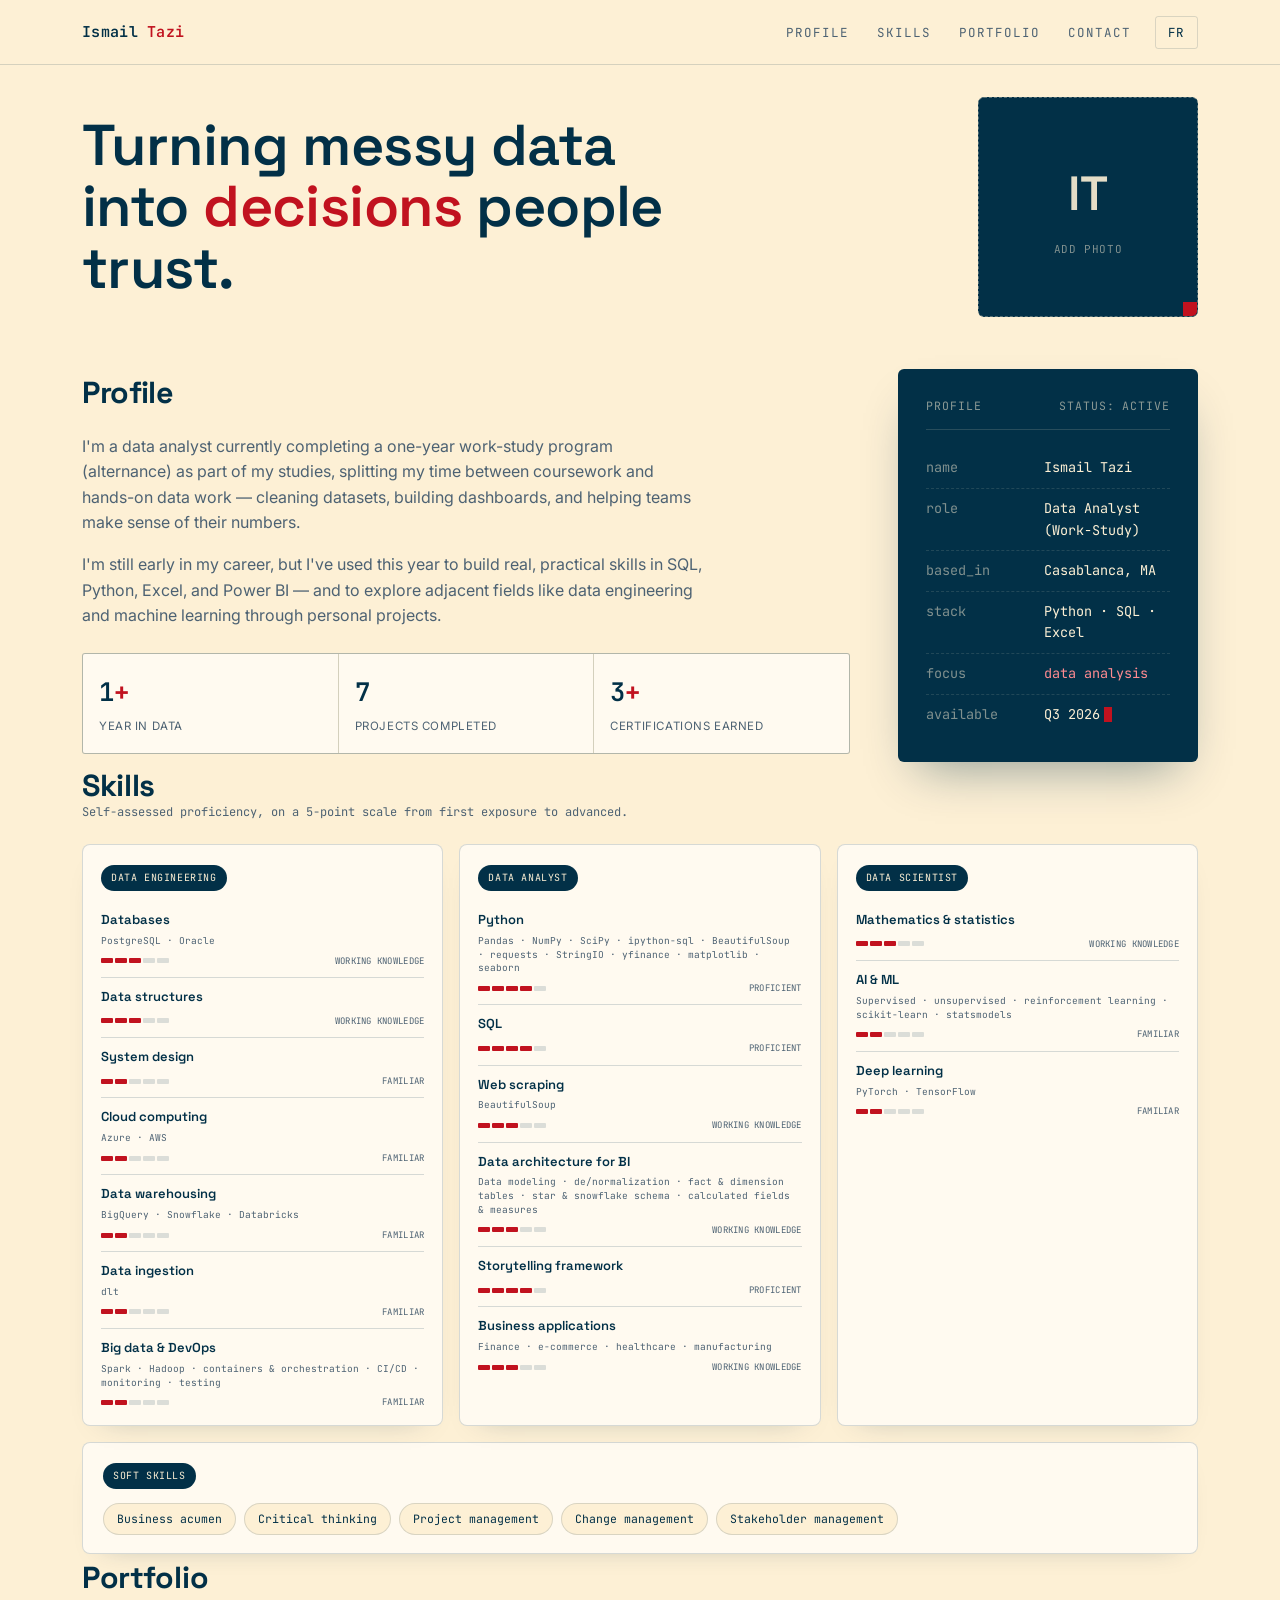
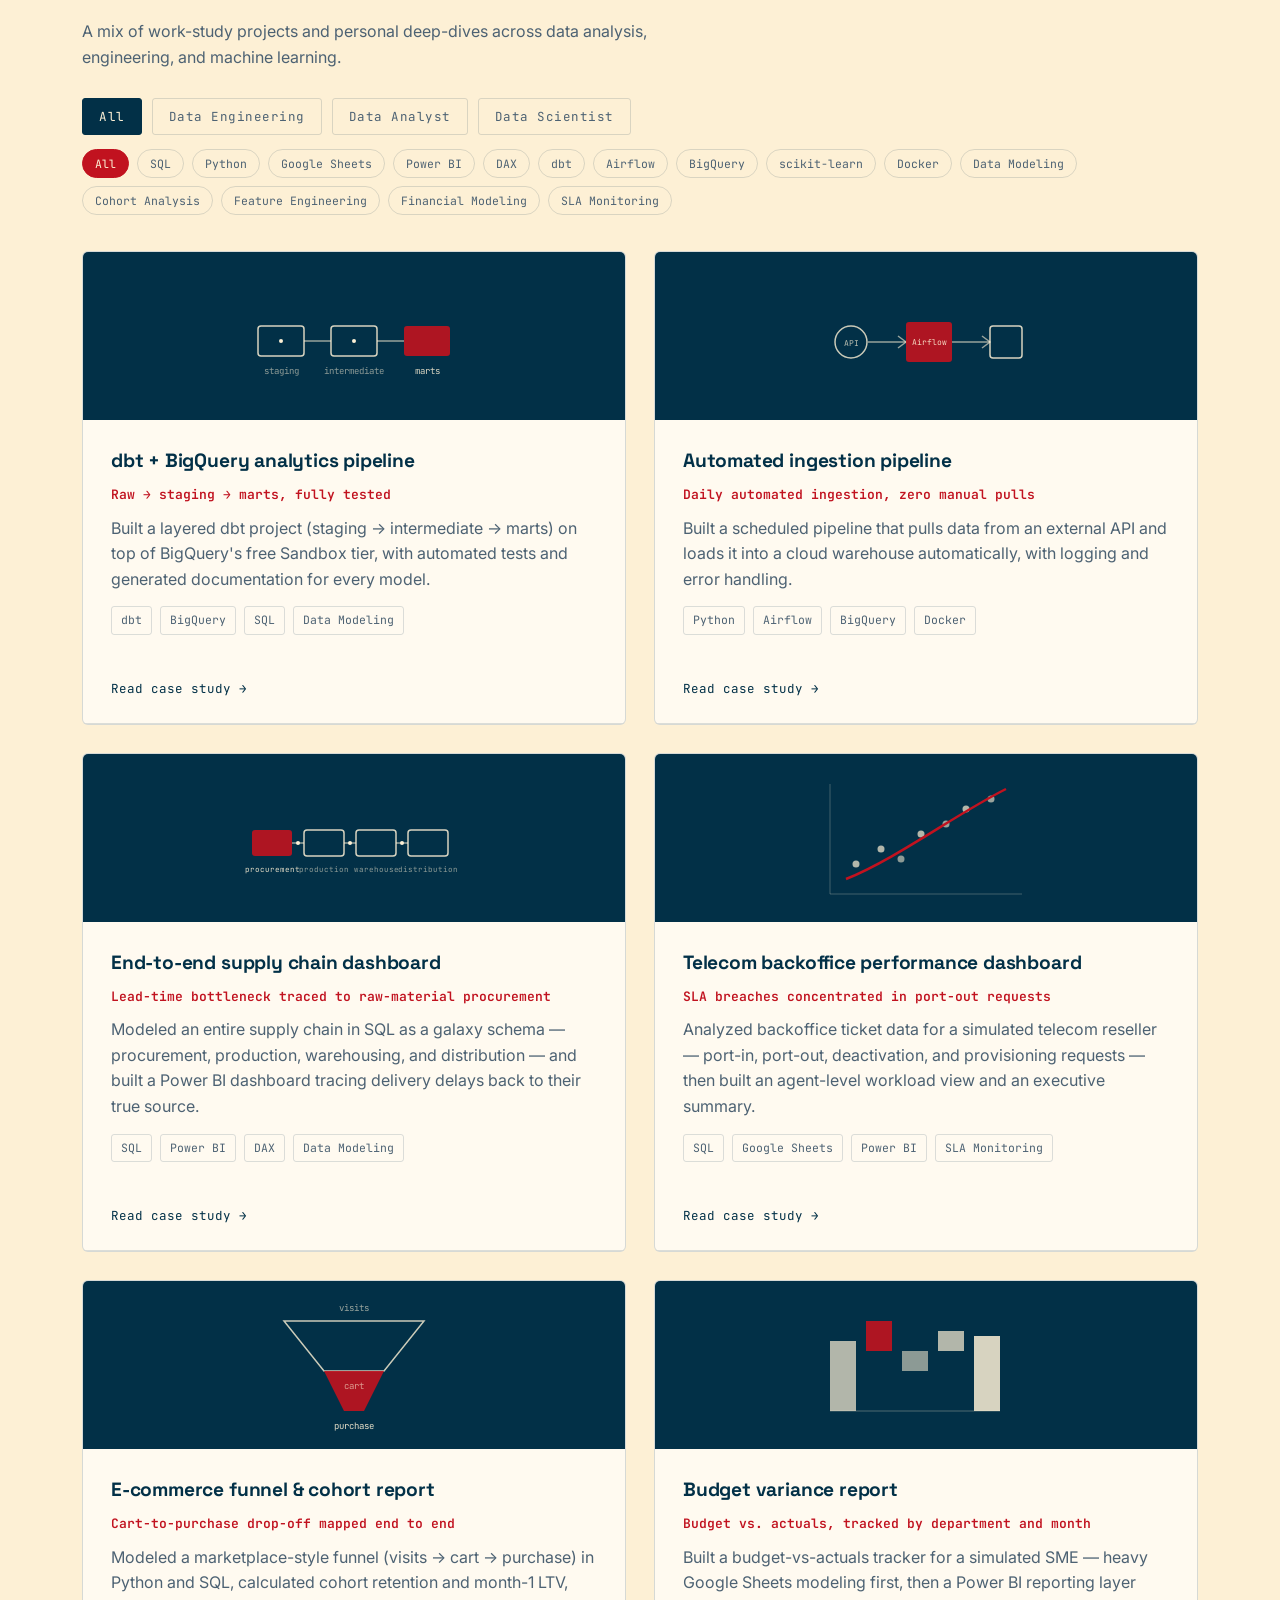
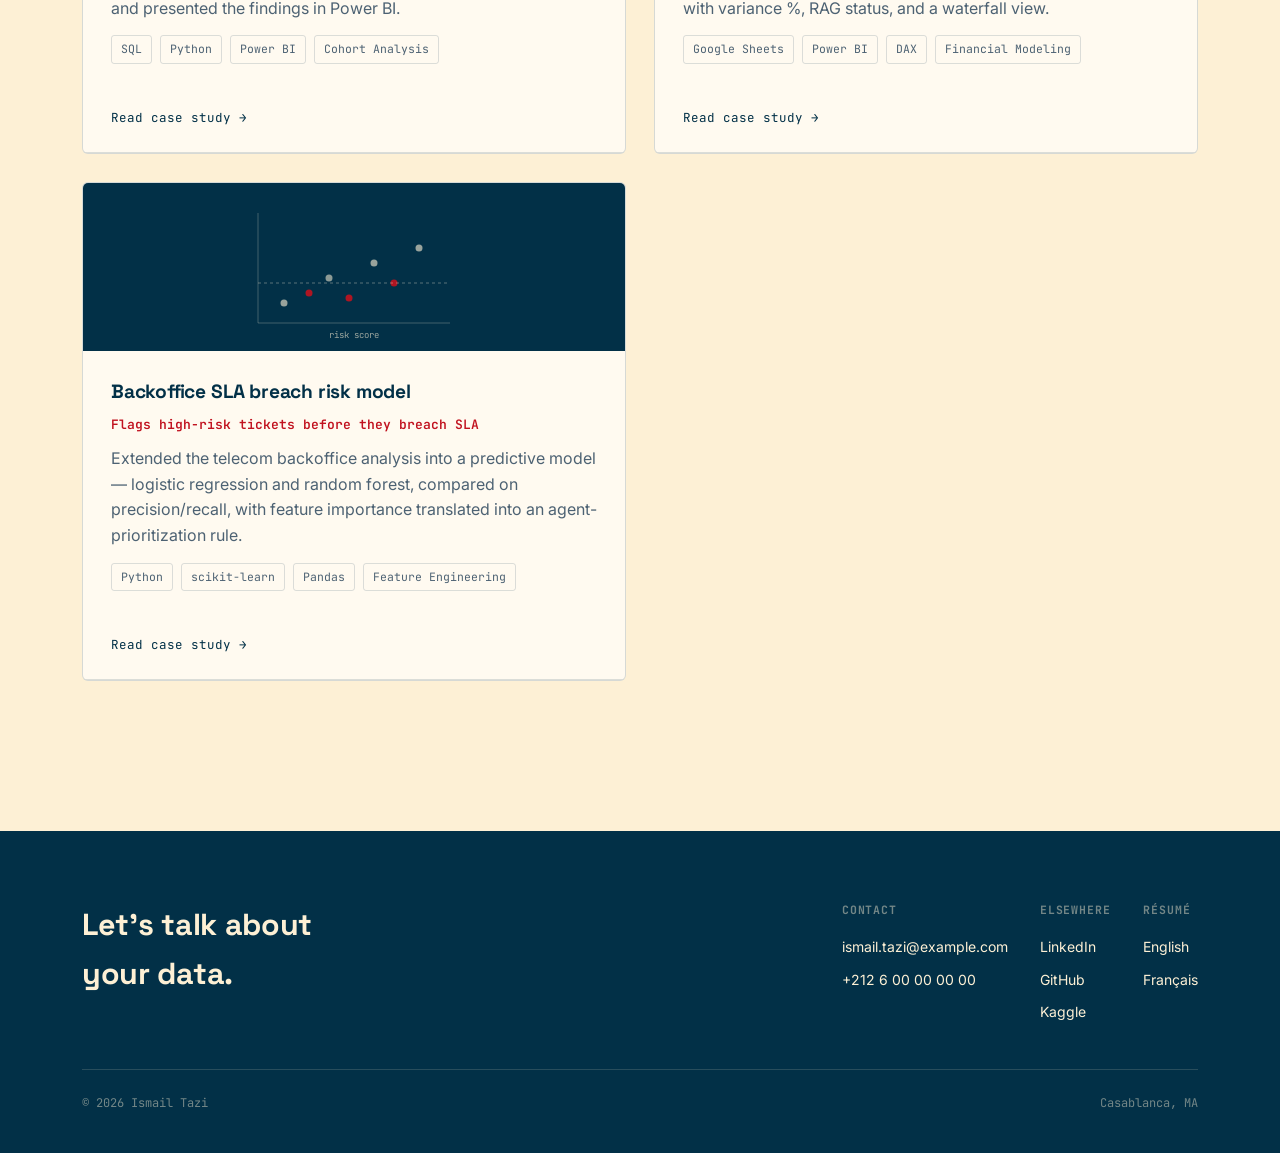
<file: index.html>
<!DOCTYPE html>
<html lang="en">
<head>
<meta charset="UTF-8">
<meta name="viewport" content="width=device-width, initial-scale=1.0">
<title>Ismail Tazi — Data Analyst (Work-Study)</title>
<link rel="preconnect" href="https://fonts.googleapis.com">
<link rel="preconnect" href="https://fonts.gstatic.com" crossorigin>
<link href="https://fonts.googleapis.com/css2?family=Space+Grotesk:wght@400;500;600;700&family=Inter:wght@400;500;600&family=JetBrains+Mono:wght@400;500;600&display=swap" rel="stylesheet">
<style>
  :root{
    --navy:#023047;
    --navy-soft:#4d6273;
    --navy-05: rgba(2,48,71,0.08);
    --navy-10: rgba(2,48,71,0.14);
    --red:#C1121F;
    --red-dim:#a10f1a;
    --cream:#FDF0D5;
    --cream-dim:#f2e1bd;
    --cream-line: rgba(2,48,71,0.16);
    --paper:#fffaf0;
    --radius: 3px;
    --max-w: 1180px;
    --ease: cubic-bezier(.2,.7,.2,1);
  }

  *{ box-sizing:border-box; }
  html{ scroll-behavior:smooth; }
  @media (prefers-reduced-motion: reduce){
    html{ scroll-behavior:auto; }
    *{ animation-duration:.001ms !important; animation-iteration-count:1 !important; transition-duration:.001ms !important; }
  }

  body{
    margin:0;
    background:var(--cream);
    color:var(--navy);
    font-family:'Inter', sans-serif;
    font-size:16px;
    line-height:1.6;
    -webkit-font-smoothing:antialiased;
  }

  h1,h2,h3{
    font-family:'Space Grotesk', sans-serif;
    margin:0;
    letter-spacing:-0.01em;
  }

  .mono{ font-family:'JetBrains Mono', monospace; }

  a{ color:inherit; text-decoration:none; }

  .wrap{
    max-width:var(--max-w);
    margin:0 auto;
    padding:0 32px;
  }

  ::selection{ background:var(--navy); color:var(--cream); }

  :focus-visible{
    outline:2px solid var(--red);
    outline-offset:3px;
  }

  /* ---------- NAV ---------- */
  header{
    position:sticky;
    top:0;
    z-index:50;
    background:rgba(253,240,213,0.92);
    backdrop-filter: blur(6px);
    border-bottom:1px solid var(--cream-line);
  }
  .nav{
    display:flex;
    align-items:center;
    justify-content:flex-start;
    height:64px;
  }
  .logo{
    font-family:'JetBrains Mono', monospace;
    font-weight:600;
    font-size:15px;
    letter-spacing:0.02em;
  }
  .logo span{ color:var(--red); }
  .nav-links{
    display:flex;
    gap:28px;
    list-style:none;
    margin:0 24px 0 auto;
    padding:0;
  }
  .nav-links a{
    font-family:'JetBrains Mono', monospace;
    font-size:12.5px;
    text-transform:uppercase;
    letter-spacing:0.08em;
    color:var(--navy-soft);
    position:relative;
    padding-bottom:4px;
    transition:color .15s var(--ease);
  }
  .nav-links a:hover{ color:var(--navy); }
  .nav-links a::after{
    content:"";
    position:absolute;
    left:0; right:100%; bottom:0;
    height:2px;
    background:var(--red);
    transition:right .2s var(--ease);
  }
  .nav-links a:hover::after{ right:0; }
  .nav-toggle{ display:none; }

  .lang-toggle{
    font-family:'JetBrains Mono', monospace;
    font-size:12.5px;
    letter-spacing:0.06em;
    background:transparent;
    color:var(--navy);
    border:1px solid var(--navy-10);
    border-radius:var(--radius);
    padding:7px 12px;
    cursor:pointer;
    transition:border-color .15s var(--ease), color .15s var(--ease);
  }
  .lang-toggle:hover{ border-color:var(--red); color:var(--red); }

  /* ---------- EYEBROW / TABLE LABEL PATTERN ---------- */
  .eyebrow{
    font-family:'JetBrains Mono', monospace;
    font-size:12.5px;
    text-transform:uppercase;
    letter-spacing:0.1em;
    color:var(--red);
    display:flex;
    align-items:center;
    gap:10px;
    margin-bottom:18px;
  }
  .eyebrow::before{
    content:"";
    width:22px; height:1px;
    background:var(--red);
  }

  section{ padding:110px 0; }
  @media (max-width:720px){ section{ padding:72px 0; } }
  #about{ padding-top:44px; }
  @media (max-width:720px){ #about{ padding-top:28px; } }
  #work{ padding-bottom:150px; }
  @media (max-width:720px){ #work{ padding-bottom:100px; } }

  /* ---------- HERO ---------- */
  .hero{
    padding-top:32px;
    padding-bottom:8px;
    display:flex;
    align-items:center;
    justify-content:space-between;
    gap:36px;
  }
  .hero h1{
    font-size:clamp(2.4rem, 4.6vw, 3.6rem);
    line-height:1.06;
    font-weight:600;
    max-width:18ch;
    margin:0;
  }
  .hero h1 em{
    font-style:normal;
    color:var(--red);
  }
  @media (max-width:640px){
    .hero{ flex-direction:column; align-items:flex-start; gap:20px; }
  }

  .btn{
    font-family:'JetBrains Mono', monospace;
    font-size:13px;
    text-transform:uppercase;
    letter-spacing:0.06em;
    padding:14px 24px;
    border-radius:var(--radius);
    display:inline-flex;
    align-items:center;
    gap:8px;
    border:1px solid transparent;
    cursor:pointer;
    transition:transform .15s var(--ease), background .15s var(--ease), border-color .15s var(--ease);
  }
  .btn-primary{ background:var(--red); color:var(--cream); }
  .btn-primary:hover{ background:var(--red-dim); transform:translateY(-1px); }
  .btn-ghost{ background:transparent; color:var(--navy); border-color:var(--navy-10); }
  .btn-ghost:hover{ border-color:var(--navy); transform:translateY(-1px); }

  /* record card */
  .record{
    background:var(--navy);
    color:var(--cream);
    border-radius:6px;
    padding:28px;
    font-family:'JetBrains Mono', monospace;
    font-size:13.5px;
    box-shadow: 0 24px 48px -20px rgba(2,48,71,0.45);
  }
  .record-top{
    display:flex;
    justify-content:space-between;
    color: rgba(253,240,213,0.55);
    font-size:11.5px;
    text-transform:uppercase;
    letter-spacing:0.08em;
    margin-bottom:18px;
    padding-bottom:14px;
    border-bottom:1px solid rgba(253,240,213,0.15);
  }
  .record-row{
    display:flex;
    gap:14px;
    padding:9px 0;
    border-bottom:1px dashed rgba(253,240,213,0.12);
  }
  .record-row:last-child{ border-bottom:none; }
  .record-key{ color:rgba(253,240,213,0.5); min-width:104px; flex-shrink:0; }
  .record-val{ color:var(--cream); }
  .record-val.accent{ color:#ff8b91; }
  .cursor{
    display:inline-block;
    width:8px; height:15px;
    background:var(--red);
    margin-left:4px;
    animation: blink 1.1s steps(1) infinite;
    vertical-align:-3px;
  }
  @keyframes blink{ 50%{ opacity:0; } }

  /* ---------- ABOUT ---------- */
  .about-grid{
    display:grid;
    grid-template-columns: 1fr 300px;
    gap:48px;
    align-items:start;
  }
  .about-text h2{ font-size:1.9rem; margin-bottom:16px; }
  .about-text p{ color:var(--navy-soft); max-width:62ch; }
  .about-text p + p{ margin-top:14px; }

  .about-card{
    display:flex;
    flex-direction:column;
    gap:14px;
  }

  .profile-photo{
    width:100%;
    max-width:220px;
    aspect-ratio:4/5;
    border-radius:6px;
    background:var(--navy);
    border:1px dashed rgba(253,240,213,0.35);
    display:flex;
    align-items:center;
    justify-content:center;
    overflow:hidden;
    position:relative;
  }
  .profile-photo img{
    width:100%;
    height:100%;
    object-fit:cover;
    display:block;
  }
  .profile-photo .profile-placeholder{
    display:flex;
    flex-direction:column;
    align-items:center;
    gap:8px;
    color:var(--cream);
  }
  .profile-photo .profile-initials{
    font-family:'Space Grotesk', sans-serif;
    font-size:2.6rem;
    font-weight:600;
    opacity:0.9;
  }
  .profile-photo .profile-hint{
    font-family:'JetBrains Mono', monospace;
    font-size:10.5px;
    text-transform:uppercase;
    letter-spacing:0.06em;
    color:rgba(253,240,213,0.5);
  }
  .profile-photo::after{
    content:"";
    position:absolute;
    bottom:0; right:0;
    width:14px; height:14px;
    background:var(--red);
  }
  .profile-photo--top{
    width:220px;
    max-width:220px;
    aspect-ratio:1/1;
    flex-shrink:0;
  }
  .profile-photo--top .profile-initials{ font-size:3rem; }
  .profile-photo--top .profile-hint{ font-size:11px; }
  @media (max-width:640px){
    .profile-photo--top{ width:160px; max-width:160px; }
  }

  .stat-strip{
    display:grid;
    grid-template-columns:repeat(3,1fr);
    gap:1px;
    background:var(--cream-line);
    border:1px solid var(--cream-line);
    border-radius:var(--radius);
    overflow:hidden;
    margin-top:24px;
  }
  .stat{
    background:var(--paper);
    padding:18px 16px;
  }
  .stat .num{
    font-family:'JetBrains Mono', monospace;
    font-size:1.6rem;
    font-weight:600;
    color:var(--navy);
  }
  .stat .num span{ color:var(--red); }
  .stat .label{
    margin-top:4px;
    font-size:11.5px;
    text-transform:uppercase;
    letter-spacing:0.05em;
    color:var(--navy-soft);
  }

  @media (max-width:900px){
    .about-grid{ grid-template-columns:1fr; gap:28px; }
    .about-card{ max-width:320px; }
    .stat-strip{ grid-template-columns:1fr; }
  }

  /* ---------- SKILLS ---------- */
  .skills-scale-note{
    font-family:'JetBrains Mono', monospace;
    font-size:12px;
    color:var(--navy-soft);
    margin:-16px 0 22px;
  }
  .skills-columns{
    display:grid;
    grid-template-columns:repeat(3, 1fr);
    gap:16px;
  }
  .skill-category{
    background:var(--paper);
    padding:18px 18px 6px;
    border:1px solid var(--cream-line);
    border-radius:8px;
    box-shadow:0 12px 28px -22px rgba(2,48,71,0.35);
  }
  .skill-category-label{
    font-family:'JetBrains Mono', monospace;
    font-size:10px;
    text-transform:uppercase;
    letter-spacing:0.06em;
    color:var(--cream);
    background:var(--navy);
    padding:5px 10px;
    border-radius:20px;
    margin-bottom:10px;
    display:inline-block;
  }
  .skill-row{
    padding:9px 0;
    border-top:1px solid var(--cream-line);
  }
  .skill-category .skill-row:first-of-type{ border-top:none; }
  .skill-row-top{
    display:flex;
    justify-content:space-between;
    align-items:baseline;
    gap:10px;
  }
  .skill-name{
    font-family:'Space Grotesk', sans-serif;
    font-size:13px;
    font-weight:600;
    color:var(--navy);
  }
  .skill-sub{
    font-family:'JetBrains Mono', monospace;
    font-size:9.5px;
    color:var(--navy-soft);
    line-height:1.45;
    margin-top:3px;
  }
  .skill-meter{
    display:flex;
    align-items:center;
    justify-content:space-between;
    gap:10px;
    margin-top:6px;
  }
  .skill-level{ display:flex; gap:2px; }
  .skill-level span{
    width:12px; height:5px;
    background:var(--navy-10);
    border-radius:1px;
  }
  .skill-level span.filled{ background:var(--red); }
  .skill-level-label{
    font-family:'JetBrains Mono', monospace;
    font-size:9px;
    text-transform:uppercase;
    letter-spacing:0.03em;
    color:var(--navy-soft);
    white-space:nowrap;
  }
  @media (max-width:900px){ .skills-columns{ grid-template-columns:1fr; } }

  .soft-skills-card{
    margin-top:16px;
    background:var(--paper);
    padding:18px 20px;
    border:1px solid var(--cream-line);
    border-radius:8px;
    box-shadow:0 12px 28px -22px rgba(2,48,71,0.35);
  }
  .soft-skills-tags{
    display:flex;
    flex-wrap:wrap;
    gap:8px;
    margin-top:4px;
  }
  .soft-tag{
    font-family:'JetBrains Mono', monospace;
    font-size:11.5px;
    padding:6px 13px;
    border:1px solid var(--navy-10);
    border-radius:20px;
    color:var(--navy);
    background:var(--cream);
  }

  /* ---------- PROJECTS ---------- */
  .filter-bar{
    display:flex;
    align-items:center;
    gap:10px;
    flex-wrap:wrap;
    margin:28px 0 14px;
  }
  .filter-btn{
    font-family:'JetBrains Mono', monospace;
    font-size:12.5px;
    letter-spacing:0.04em;
    padding:9px 16px;
    border-radius:var(--radius);
    border:1px solid var(--navy-10);
    background:transparent;
    color:var(--navy-soft);
    cursor:pointer;
    transition:background .15s var(--ease), color .15s var(--ease), border-color .15s var(--ease);
  }
  .filter-btn:hover{ border-color:var(--navy); color:var(--navy); }
  .filter-btn.active{
    background:var(--navy);
    border-color:var(--navy);
    color:var(--cream);
  }

  .skill-filters{
    display:flex;
    align-items:center;
    gap:8px;
    flex-wrap:wrap;
    margin:0 0 36px;
  }
  .skill-btn{
    font-family:'JetBrains Mono', monospace;
    font-size:11.5px;
    padding:6px 12px;
    border-radius:20px;
    border:1px solid var(--navy-10);
    background:transparent;
    color:var(--navy-soft);
    cursor:pointer;
    transition:background .15s var(--ease), color .15s var(--ease), border-color .15s var(--ease);
  }
  .skill-btn:hover{ border-color:var(--red); color:var(--red); }
  .skill-btn.active{
    background:var(--red);
    border-color:var(--red);
    color:var(--cream);
  }

  .projects-grid{
    display:grid;
    grid-template-columns:repeat(2, 1fr);
    gap:28px;
  }
  @media (max-width:820px){ .projects-grid{ grid-template-columns:1fr; } }

  .project-card{
    background:var(--paper);
    border:1px solid var(--cream-line);
    border-radius:6px;
    overflow:hidden;
    transition:transform .2s var(--ease), box-shadow .2s var(--ease), opacity .25s var(--ease);
  }
  .project-card:hover{
    transform:translateY(-3px);
    box-shadow:0 20px 36px -22px rgba(2,48,71,0.35);
  }
  .project-card.filtered-out{
    display:none;
  }

  .project-visual{
    height:168px;
    background:var(--navy);
    display:flex;
    align-items:center;
    justify-content:center;
    position:relative;
  }
  .project-visual svg{ width:100%; height:100%; }

  .project-body{ padding:26px 28px 28px; }
  .project-index{
    font-family:'JetBrains Mono', monospace;
    font-size:12px;
    color:var(--navy-soft);
  }
  .project-tag-cat{
    display:inline-block;
    font-family:'JetBrains Mono', monospace;
    font-size:11px;
    text-transform:uppercase;
    letter-spacing:0.07em;
    color:var(--red);
    margin:10px 0 10px;
  }
  .project-card h3{ font-size:1.2rem; margin-bottom:8px; }
  .project-card p{ color:var(--navy-soft); margin:0 0 14px; }
  .project-card .metric{
    font-family:'JetBrains Mono', monospace;
    font-size:13px;
    color:var(--red);
    font-weight:600;
    margin-bottom:10px;
  }
  .case-tags{ display:flex; gap:8px; flex-wrap:wrap; margin-bottom:16px; }
  .case-tags span{
    font-family:'JetBrains Mono', monospace;
    font-size:11.5px;
    color:var(--navy-soft);
    border:1px solid var(--navy-10);
    padding:4px 9px;
    border-radius:var(--radius);
  }
  .case-link{
    font-family:'JetBrains Mono', monospace;
    font-size:12.5px;
    color:var(--navy);
    border-bottom:1px solid var(--navy-10);
    padding-bottom:2px;
    transition:border-color .15s;
  }
  .case-link:hover{ border-color:var(--red); color:var(--red); }

  /* ---------- CONTACT / FOOTER ---------- */
  footer{
    background:var(--navy);
    color:rgba(253,240,213,0.7);
    padding:70px 0 40px;
  }
  footer .wrap{ }
  .footer-top{
    display:flex;
    justify-content:space-between;
    align-items:flex-start;
    gap:40px;
    flex-wrap:wrap;
    padding-bottom:40px;
    border-bottom:1px solid rgba(253,240,213,0.15);
  }
  footer h2{
    color:var(--cream);
    font-size:1.9rem;
    max-width:14ch;
  }
  .footer-links{
    display:flex;
    gap:32px;
    flex-wrap:wrap;
  }
  .footer-col h4{
    font-family:'JetBrains Mono', monospace;
    text-transform:uppercase;
    font-size:11.5px;
    letter-spacing:0.08em;
    color:rgba(253,240,213,0.45);
    margin:0 0 12px;
  }
  .footer-col a{
    display:block;
    font-size:14px;
    color:var(--cream);
    padding:5px 0;
    transition:color .15s;
  }
  .footer-col a:hover{ color:var(--red); }
  .footer-bottom{
    display:flex;
    justify-content:space-between;
    padding-top:24px;
    font-family:'JetBrains Mono', monospace;
    font-size:12px;
    color:rgba(253,240,213,0.45);
    flex-wrap:wrap;
    gap:10px;
  }

  .reveal{
    opacity:0;
    transform:translateY(14px);
    transition:opacity .6s var(--ease), transform .6s var(--ease);
  }
  .reveal.in{ opacity:1; transform:none; }
</style>
</head>
<body>

<header>
  <div class="wrap nav">
    <div class="logo">Ismail <span>Tazi</span></div>
    <ul class="nav-links">
      <li><a href="#about" data-i18n="nav.about">profile</a></li>
      <li><a href="#skills" data-i18n="nav.skills">skills</a></li>
      <li><a href="#work" data-i18n="nav.work">portfolio</a></li>
      <li><a href="#contact" data-i18n="nav.contact">contact</a></li>
    </ul>
    <button class="lang-toggle mono" id="langToggle" aria-label="Switch language">FR</button>
  </div>
</header>

<main>

  <!-- HERO -->
  <section class="hero wrap" id="hero">
    <h1 data-i18n="hero.title">Turning messy data<br>into <em>decisions</em> people trust.</h1>
    <div class="profile-photo profile-photo--top">
      <!-- Replace this placeholder with: <img src="profile.jpg" alt="Ismail Tazi"> -->
      <div class="profile-placeholder">
        <span class="profile-initials">IT</span>
        <span class="profile-hint" data-i18n="about.photoHint">add photo</span>
      </div>
    </div>
  </section>

  <!-- ABOUT -->
  <section id="about" class="wrap">
    <div class="about-grid">
      <div class="about-text">
        <h2 data-i18n="about.title">Profile</h2>
        <p data-i18n="about.p1">I spend most days in that space between raw tables and real decisions — cleaning messy datasets, building models, and shipping dashboards that people actually open on a Monday morning. I care as much about a well-indexed query as I do about a well-calibrated model.</p>
        <p data-i18n="about.p2">Before moving fully into data, I worked adjacent to the business teams I now support — which is probably why I default to asking "what decision does this change?" before I open a notebook.</p>

        <div class="stat-strip">
          <div class="stat"><div class="num">1<span>+</span></div><div class="label" data-i18n="about.stat1">year in data</div></div>
          <div class="stat"><div class="num">7</div><div class="label" data-i18n="about.stat2">projects completed</div></div>
          <div class="stat"><div class="num">3<span>+</span></div><div class="label" data-i18n="about.stat3">certifications earned</div></div>
        </div>
      </div>

      <div class="about-card">
        <div class="record" aria-hidden="true">
          <div class="record-top"><span>Profile</span><span data-i18n="record.status">status: active</span></div>
          <div class="record-row"><span class="record-key">name</span><span class="record-val">Ismail Tazi</span></div>
          <div class="record-row"><span class="record-key">role</span><span class="record-val" data-i18n="record.role">Data Analyst (Work-Study)</span></div>
          <div class="record-row"><span class="record-key">based_in</span><span class="record-val">Casablanca, MA</span></div>
          <div class="record-row"><span class="record-key">stack</span><span class="record-val">Python · SQL · Excel</span></div>
          <div class="record-row"><span class="record-key">focus</span><span class="record-val accent" data-i18n="record.focus">data analysis</span></div>
          <div class="record-row"><span class="record-key">available</span><span class="record-val" data-i18n="record.available">Q3 2026<span class="cursor"></span></span></div>
        </div>
      </div>
    </div>
  </section>

  <!-- SKILLS -->
  <section id="skills" class="wrap">
    <h2 style="font-size:1.9rem; margin-bottom:8px;" data-i18n="skills.title">Skills</h2>
    <p class="skills-scale-note" data-i18n="skills.scaleNote">Self-assessed proficiency, on a 5-point scale from first exposure to advanced.</p>

    <div class="skills-columns">

      <!-- Data Engineering -->
      <div class="skill-category">
        <span class="skill-category-label" data-i18n="filter.engineering">Data Engineering</span>

        <div class="skill-row">
          <div class="skill-row-top"><span class="skill-name" data-i18n="skill.databases">Databases</span></div>
          <div class="skill-sub">PostgreSQL · Oracle</div>
          <div class="skill-meter">
            <div class="skill-level" data-level="3"><span></span><span></span><span></span><span></span><span></span></div>
            <span class="skill-level-label" data-i18n="level.3">Working knowledge</span>
          </div>
        </div>

        <div class="skill-row">
          <div class="skill-row-top"><span class="skill-name" data-i18n="skill.datastructures">Data structures</span></div>
          <div class="skill-meter">
            <div class="skill-level" data-level="3"><span></span><span></span><span></span><span></span><span></span></div>
            <span class="skill-level-label" data-i18n="level.3">Working knowledge</span>
          </div>
        </div>

        <div class="skill-row">
          <div class="skill-row-top"><span class="skill-name" data-i18n="skill.systemdesign">System design</span></div>
          <div class="skill-meter">
            <div class="skill-level" data-level="2"><span></span><span></span><span></span><span></span><span></span></div>
            <span class="skill-level-label" data-i18n="level.2">Familiar</span>
          </div>
        </div>

        <div class="skill-row">
          <div class="skill-row-top"><span class="skill-name" data-i18n="skill.cloud">Cloud computing</span></div>
          <div class="skill-sub">Azure · AWS</div>
          <div class="skill-meter">
            <div class="skill-level" data-level="2"><span></span><span></span><span></span><span></span><span></span></div>
            <span class="skill-level-label" data-i18n="level.2">Familiar</span>
          </div>
        </div>

        <div class="skill-row">
          <div class="skill-row-top"><span class="skill-name" data-i18n="skill.warehousing">Data warehousing</span></div>
          <div class="skill-sub">BigQuery · Snowflake · Databricks</div>
          <div class="skill-meter">
            <div class="skill-level" data-level="2"><span></span><span></span><span></span><span></span><span></span></div>
            <span class="skill-level-label" data-i18n="level.2">Familiar</span>
          </div>
        </div>

        <div class="skill-row">
          <div class="skill-row-top"><span class="skill-name" data-i18n="skill.ingestion">Data ingestion</span></div>
          <div class="skill-sub">dlt</div>
          <div class="skill-meter">
            <div class="skill-level" data-level="2"><span></span><span></span><span></span><span></span><span></span></div>
            <span class="skill-level-label" data-i18n="level.2">Familiar</span>
          </div>
        </div>

        <div class="skill-row">
          <div class="skill-row-top"><span class="skill-name" data-i18n="skill.bigdata">Big data &amp; DevOps</span></div>
          <div class="skill-sub">Spark · Hadoop · containers &amp; orchestration · CI/CD · monitoring · testing</div>
          <div class="skill-meter">
            <div class="skill-level" data-level="2"><span></span><span></span><span></span><span></span><span></span></div>
            <span class="skill-level-label" data-i18n="level.2">Familiar</span>
          </div>
        </div>
      </div>

      <!-- Data Analyst -->
      <div class="skill-category">
        <span class="skill-category-label" data-i18n="filter.analyst">Data Analyst</span>

        <div class="skill-row">
          <div class="skill-row-top"><span class="skill-name">Python</span></div>
          <div class="skill-sub">Pandas · NumPy · SciPy · ipython-sql · BeautifulSoup · requests · StringIO · yfinance · matplotlib · seaborn</div>
          <div class="skill-meter">
            <div class="skill-level" data-level="4"><span></span><span></span><span></span><span></span><span></span></div>
            <span class="skill-level-label" data-i18n="level.4">Proficient</span>
          </div>
        </div>

        <div class="skill-row">
          <div class="skill-row-top"><span class="skill-name">SQL</span></div>
          <div class="skill-meter">
            <div class="skill-level" data-level="4"><span></span><span></span><span></span><span></span><span></span></div>
            <span class="skill-level-label" data-i18n="level.4">Proficient</span>
          </div>
        </div>

        <div class="skill-row">
          <div class="skill-row-top"><span class="skill-name" data-i18n="skill.webscraping">Web scraping</span></div>
          <div class="skill-sub">BeautifulSoup</div>
          <div class="skill-meter">
            <div class="skill-level" data-level="3"><span></span><span></span><span></span><span></span><span></span></div>
            <span class="skill-level-label" data-i18n="level.3">Working knowledge</span>
          </div>
        </div>

        <div class="skill-row">
          <div class="skill-row-top"><span class="skill-name" data-i18n="skill.dataarch">Data architecture for BI</span></div>
          <div class="skill-sub" data-i18n="skill.dataarch.sub">Data modeling · de/normalization · fact &amp; dimension tables · star &amp; snowflake schema · calculated fields &amp; measures</div>
          <div class="skill-meter">
            <div class="skill-level" data-level="3"><span></span><span></span><span></span><span></span><span></span></div>
            <span class="skill-level-label" data-i18n="level.3">Working knowledge</span>
          </div>
        </div>

        <div class="skill-row">
          <div class="skill-row-top"><span class="skill-name" data-i18n="skill.storytelling">Storytelling framework</span></div>
          <div class="skill-meter">
            <div class="skill-level" data-level="4"><span></span><span></span><span></span><span></span><span></span></div>
            <span class="skill-level-label" data-i18n="level.4">Proficient</span>
          </div>
        </div>

        <div class="skill-row">
          <div class="skill-row-top"><span class="skill-name" data-i18n="skill.bizapps">Business applications</span></div>
          <div class="skill-sub" data-i18n="skill.bizapps.sub">Finance · e-commerce · healthcare · manufacturing</div>
          <div class="skill-meter">
            <div class="skill-level" data-level="3"><span></span><span></span><span></span><span></span><span></span></div>
            <span class="skill-level-label" data-i18n="level.3">Working knowledge</span>
          </div>
        </div>
      </div>

      <!-- Data Scientist -->
      <div class="skill-category">
        <span class="skill-category-label" data-i18n="filter.scientist">Data Scientist</span>

        <div class="skill-row">
          <div class="skill-row-top"><span class="skill-name" data-i18n="skill.mathstats">Mathematics &amp; statistics</span></div>
          <div class="skill-meter">
            <div class="skill-level" data-level="3"><span></span><span></span><span></span><span></span><span></span></div>
            <span class="skill-level-label" data-i18n="level.3">Working knowledge</span>
          </div>
        </div>

        <div class="skill-row">
          <div class="skill-row-top"><span class="skill-name">AI &amp; ML</span></div>
          <div class="skill-sub" data-i18n="skill.aiml.sub">Supervised · unsupervised · reinforcement learning · scikit-learn · statsmodels</div>
          <div class="skill-meter">
            <div class="skill-level" data-level="2"><span></span><span></span><span></span><span></span><span></span></div>
            <span class="skill-level-label" data-i18n="level.2">Familiar</span>
          </div>
        </div>

        <div class="skill-row">
          <div class="skill-row-top"><span class="skill-name" data-i18n="skill.deeplearning">Deep learning</span></div>
          <div class="skill-sub">PyTorch · TensorFlow</div>
          <div class="skill-meter">
            <div class="skill-level" data-level="2"><span></span><span></span><span></span><span></span><span></span></div>
            <span class="skill-level-label" data-i18n="level.2">Familiar</span>
          </div>
        </div>
      </div>

    </div>

    <div class="soft-skills-card">
      <span class="skill-category-label" data-i18n="skill.soft">Soft skills</span>
      <div class="soft-skills-tags">
        <span class="soft-tag" data-i18n="skill.soft.acumen">Business acumen</span>
        <span class="soft-tag" data-i18n="skill.soft.critical">Critical thinking</span>
        <span class="soft-tag" data-i18n="skill.soft.pm">Project management</span>
        <span class="soft-tag" data-i18n="skill.soft.change">Change management</span>
        <span class="soft-tag" data-i18n="skill.soft.stakeholder">Stakeholder management</span>
      </div>
    </div>
  </section>

  <!-- PROJECTS -->
  <section id="work" class="wrap">
    <h2 style="font-size:1.9rem; margin-bottom:8px;" data-i18n="projects.title">Portfolio</h2>
    <p style="color:var(--navy-soft); max-width:60ch; margin-bottom:12px;" data-i18n="projects.intro">A mix of work-study projects and personal deep-dives across data analysis, engineering, and machine learning.</p>

    <div class="filter-bar" role="tablist" aria-label="Filter projects by field">
      <button class="filter-btn active" data-filter="all" data-i18n="filter.all">All</button>
      <button class="filter-btn" data-filter="engineering" data-i18n="filter.engineering">Data Engineering</button>
      <button class="filter-btn" data-filter="analyst" data-i18n="filter.analyst">Data Analyst</button>
      <button class="filter-btn" data-filter="scientist" data-i18n="filter.scientist">Data Scientist</button>
    </div>

    <div class="skill-filters" role="tablist" aria-label="Filter projects by skill">
      <button class="skill-btn active" data-skill="all" data-i18n="filter.all">All</button>
      <button class="skill-btn" data-skill="sql">SQL</button>
      <button class="skill-btn" data-skill="python">Python</button>
      <button class="skill-btn" data-skill="google-sheets">Google Sheets</button>
      <button class="skill-btn" data-skill="power-bi">Power BI</button>
      <button class="skill-btn" data-skill="dax">DAX</button>
      <button class="skill-btn" data-skill="dbt">dbt</button>
      <button class="skill-btn" data-skill="airflow">Airflow</button>
      <button class="skill-btn" data-skill="bigquery">BigQuery</button>
      <button class="skill-btn" data-skill="scikit-learn">scikit-learn</button>
      <button class="skill-btn" data-skill="docker">Docker</button>
      <button class="skill-btn" data-skill="data-modeling" data-i18n="skill.dataModeling">Data Modeling</button>
      <button class="skill-btn" data-skill="cohort-analysis" data-i18n="skill.cohortAnalysis">Cohort Analysis</button>
      <button class="skill-btn" data-skill="feature-engineering" data-i18n="skill.featureEngineering">Feature Engineering</button>
      <button class="skill-btn" data-skill="financial-modeling" data-i18n="skill.financialModeling">Financial Modeling</button>
      <button class="skill-btn" data-skill="sla-monitoring" data-i18n="skill.slaMonitoring">SLA Monitoring</button>
    </div>

    <div class="projects-grid">

      <!-- Data Engineering -->
      <article class="project-card" data-category="engineering" data-skills="dbt,bigquery,sql,data-modeling">
        <div class="project-visual" aria-hidden="true">
          <svg viewBox="0 0 240 168" xmlns="http://www.w3.org/2000/svg">
            <rect x="24" y="74" width="46" height="30" rx="3" stroke="#FDF0D5" stroke-width="1.5" fill="none" opacity="0.85"/>
            <rect x="97" y="74" width="46" height="30" rx="3" stroke="#FDF0D5" stroke-width="1.5" fill="none" opacity="0.85"/>
            <rect x="170" y="74" width="46" height="30" rx="3" fill="#C1121F" opacity="0.9"/>
            <path d="M70 89 H97" stroke="#FDF0D5" stroke-width="1.5" opacity="0.6"/>
            <path d="M143 89 H170" stroke="#FDF0D5" stroke-width="1.5" opacity="0.6"/>
            <circle cx="47" cy="89" r="2" fill="#FDF0D5"/>
            <circle cx="120" cy="89" r="2" fill="#FDF0D5"/>
            <text x="47" y="122" font-family="JetBrains Mono, monospace" font-size="9" fill="#FDF0D5" text-anchor="middle" opacity="0.55">staging</text>
            <text x="120" y="122" font-family="JetBrains Mono, monospace" font-size="9" fill="#FDF0D5" text-anchor="middle" opacity="0.55">intermediate</text>
            <text x="193" y="122" font-family="JetBrains Mono, monospace" font-size="9" fill="#FDF0D5" text-anchor="middle" opacity="0.85">marts</text>
          </svg>
        </div>
        <div class="project-body">
          <h3 data-i18n="case1.title">dbt + BigQuery analytics pipeline</h3>
          <div class="metric" data-i18n="case1.metric">Raw → staging → marts, fully tested</div>
          <p data-i18n="case1.desc">Built a layered dbt project (staging → intermediate → marts) on top of BigQuery's free Sandbox tier, with automated tests and generated documentation for every model.</p>
          <div class="case-tags"><span>dbt</span><span>BigQuery</span><span>SQL</span><span>Data Modeling</span></div>
        </div>
        <a class="case-link" href="projects/dbt-bigquery-pipeline.html" data-i18n="case.link" style="display:block; padding:0 28px 24px;">Read case study →</a>
      </article>

      <article class="project-card" data-category="engineering" data-skills="python,airflow,bigquery,docker">
        <div class="project-visual" aria-hidden="true">
          <svg viewBox="0 0 240 168" xmlns="http://www.w3.org/2000/svg">
            <circle cx="45" cy="90" r="16" stroke="#FDF0D5" stroke-width="1.5" fill="none" opacity="0.8"/>
            <text x="45" y="94" font-family="JetBrains Mono, monospace" font-size="8" fill="#FDF0D5" text-anchor="middle" opacity="0.75">API</text>
            <path d="M62 90 H100" stroke="#FDF0D5" stroke-width="1.5" opacity="0.6"/>
            <path d="M92 84 L100 90 L92 96" stroke="#FDF0D5" stroke-width="1.5" fill="none" opacity="0.6"/>
            <rect x="100" y="70" width="46" height="40" rx="3" fill="#C1121F" opacity="0.9"/>
            <text x="123" y="93" font-family="JetBrains Mono, monospace" font-size="8" fill="#FDF0D5" text-anchor="middle" opacity="0.9">Airflow</text>
            <path d="M146 90 H184" stroke="#FDF0D5" stroke-width="1.5" opacity="0.6"/>
            <path d="M176 84 L184 90 L176 96" stroke="#FDF0D5" stroke-width="1.5" fill="none" opacity="0.6"/>
            <rect x="184" y="74" width="32" height="32" rx="3" stroke="#FDF0D5" stroke-width="1.5" fill="none" opacity="0.85"/>
          </svg>
        </div>
        <div class="project-body">
          <h3 data-i18n="case2.title">Automated ingestion pipeline</h3>
          <div class="metric" data-i18n="case2.metric">Daily automated ingestion, zero manual pulls</div>
          <p data-i18n="case2.desc">Built a scheduled pipeline that pulls data from an external API and loads it into a cloud warehouse automatically, with logging and error handling.</p>
          <div class="case-tags"><span>Python</span><span>Airflow</span><span>BigQuery</span><span>Docker</span></div>
        </div>
        <a class="case-link" href="projects/automated-ingestion-pipeline.html" data-i18n="case.link" style="display:block; padding:0 28px 24px;">Read case study →</a>
      </article>

      <!-- Data Analyst -->
      <article class="project-card" data-category="analyst" data-skills="sql,power-bi,dax,data-modeling">
        <div class="project-visual" aria-hidden="true">
          <svg viewBox="0 0 240 168" xmlns="http://www.w3.org/2000/svg">
            <rect x="18" y="76" width="40" height="26" rx="3" fill="#C1121F" opacity="0.9"/>
            <rect x="70" y="76" width="40" height="26" rx="3" stroke="#FDF0D5" stroke-width="1.5" fill="none" opacity="0.85"/>
            <rect x="122" y="76" width="40" height="26" rx="3" stroke="#FDF0D5" stroke-width="1.5" fill="none" opacity="0.85"/>
            <rect x="174" y="76" width="40" height="26" rx="3" stroke="#FDF0D5" stroke-width="1.5" fill="none" opacity="0.85"/>
            <path d="M58 89 H70" stroke="#FDF0D5" stroke-width="1.5" opacity="0.6"/>
            <path d="M110 89 H122" stroke="#FDF0D5" stroke-width="1.5" opacity="0.6"/>
            <path d="M162 89 H174" stroke="#FDF0D5" stroke-width="1.5" opacity="0.6"/>
            <circle cx="64" cy="89" r="2" fill="#FDF0D5"/>
            <circle cx="116" cy="89" r="2" fill="#FDF0D5"/>
            <circle cx="168" cy="89" r="2" fill="#FDF0D5"/>
            <text x="38" y="118" font-family="JetBrains Mono, monospace" font-size="7.5" fill="#FDF0D5" text-anchor="middle" opacity="0.9">procurement</text>
            <text x="90" y="118" font-family="JetBrains Mono, monospace" font-size="7.5" fill="#FDF0D5" text-anchor="middle" opacity="0.55">production</text>
            <text x="142" y="118" font-family="JetBrains Mono, monospace" font-size="7.5" fill="#FDF0D5" text-anchor="middle" opacity="0.55">warehouse</text>
            <text x="194" y="118" font-family="JetBrains Mono, monospace" font-size="7.5" fill="#FDF0D5" text-anchor="middle" opacity="0.55">distribution</text>
          </svg>
        </div>
        <div class="project-body">
          <h3 data-i18n="case3.title">End-to-end supply chain dashboard</h3>
          <div class="metric" data-i18n="case3.metric">Lead-time bottleneck traced to raw-material procurement</div>
          <p data-i18n="case3.desc">Modeled an entire supply chain in SQL as a galaxy schema — procurement, production, warehousing, and distribution — and built a Power BI dashboard tracing delivery delays back to their true source.</p>
          <div class="case-tags"><span>SQL</span><span>Power BI</span><span>DAX</span><span>Data Modeling</span></div>
        </div>
        <a class="case-link" href="projects/supply-chain-dashboard.html" data-i18n="case.link" style="display:block; padding:0 28px 24px;">Read case study →</a>
      </article>

      <article class="project-card" data-category="analyst" data-skills="sql,google-sheets,power-bi,sla-monitoring">
        <div class="project-visual" aria-hidden="true">
          <svg viewBox="0 0 240 168" xmlns="http://www.w3.org/2000/svg">
            <line x1="24" y1="30" x2="24" y2="140" stroke="#FDF0D5" stroke-width="1" opacity="0.25"/>
            <line x1="24" y1="140" x2="216" y2="140" stroke="#FDF0D5" stroke-width="1" opacity="0.25"/>
            <circle cx="50" cy="110" r="3.5" fill="#FDF0D5" opacity="0.7"/>
            <circle cx="75" cy="95" r="3.5" fill="#FDF0D5" opacity="0.7"/>
            <circle cx="95" cy="105" r="3.5" fill="#FDF0D5" opacity="0.55"/>
            <circle cx="115" cy="80" r="3.5" fill="#FDF0D5" opacity="0.7"/>
            <circle cx="140" cy="70" r="3.5" fill="#FDF0D5" opacity="0.6"/>
            <circle cx="160" cy="55" r="3.5" fill="#FDF0D5" opacity="0.7"/>
            <circle cx="185" cy="45" r="3.5" fill="#FDF0D5" opacity="0.6"/>
            <path d="M40 125 C 90 105, 150 60, 200 35" stroke="#C1121F" stroke-width="2.5" fill="none"/>
          </svg>
        </div>
        <div class="project-body">
          <h3 data-i18n="case4.title">Telecom backoffice performance dashboard</h3>
          <div class="metric" data-i18n="case4.metric">SLA breaches concentrated in port-out requests</div>
          <p data-i18n="case4.desc">Analyzed backoffice ticket data for a simulated telecom reseller — port-in, port-out, deactivation, and provisioning requests — then built an agent-level workload view and an executive summary.</p>
          <div class="case-tags"><span>SQL</span><span>Google Sheets</span><span>Power BI</span><span>SLA Monitoring</span></div>
        </div>
        <a class="case-link" href="projects/telecom-backoffice-dashboard.html" data-i18n="case.link" style="display:block; padding:0 28px 24px;">Read case study →</a>
      </article>

      <article class="project-card" data-category="analyst" data-skills="sql,python,power-bi,cohort-analysis">
        <div class="project-visual" aria-hidden="true">
          <svg viewBox="0 0 240 168" xmlns="http://www.w3.org/2000/svg">
            <path d="M50 40 H190 L150 90 H90 Z" fill="none" stroke="#FDF0D5" stroke-width="1.5" opacity="0.8"/>
            <path d="M90 90 H150 L130 130 H110 Z" fill="#C1121F" opacity="0.9"/>
            <text x="120" y="30" font-family="JetBrains Mono, monospace" font-size="9" fill="#FDF0D5" text-anchor="middle" opacity="0.6">visits</text>
            <text x="120" y="108" font-family="JetBrains Mono, monospace" font-size="9" fill="#FDF0D5" text-anchor="middle" opacity="0.6">cart</text>
            <text x="120" y="148" font-family="JetBrains Mono, monospace" font-size="9" fill="#FDF0D5" text-anchor="middle" opacity="0.9">purchase</text>
          </svg>
        </div>
        <div class="project-body">
          <h3 data-i18n="case5.title">E-commerce funnel &amp; cohort report</h3>
          <div class="metric" data-i18n="case5.metric">Cart-to-purchase drop-off mapped end to end</div>
          <p data-i18n="case5.desc">Modeled a marketplace-style funnel (visits → cart → purchase) in Python and SQL, calculated cohort retention and month-1 LTV, and presented the findings in Power BI.</p>
          <div class="case-tags"><span>SQL</span><span>Python</span><span>Power BI</span><span>Cohort Analysis</span></div>
        </div>
        <a class="case-link" href="projects/ecommerce-funnel-cohort-report.html" data-i18n="case.link" style="display:block; padding:0 28px 24px;">Read case study →</a>
      </article>

      <article class="project-card" data-category="analyst" data-skills="google-sheets,power-bi,dax,financial-modeling">
        <div class="project-visual" aria-hidden="true">
          <svg viewBox="0 0 240 168" xmlns="http://www.w3.org/2000/svg">
            <rect x="24" y="60" width="26" height="70" fill="#FDF0D5" opacity="0.7"/>
            <rect x="60" y="40" width="26" height="30" fill="#C1121F" opacity="0.9"/>
            <rect x="96" y="70" width="26" height="20" fill="#FDF0D5" opacity="0.55"/>
            <rect x="132" y="50" width="26" height="20" fill="#FDF0D5" opacity="0.7"/>
            <rect x="168" y="55" width="26" height="75" fill="#FDF0D5" opacity="0.85"/>
            <line x1="24" y1="130" x2="194" y2="130" stroke="#FDF0D5" stroke-width="1" opacity="0.3"/>
          </svg>
        </div>
        <div class="project-body">
          <h3 data-i18n="case6.title">Budget variance report</h3>
          <div class="metric" data-i18n="case6.metric">Budget vs. actuals, tracked by department and month</div>
          <p data-i18n="case6.desc">Built a budget-vs-actuals tracker for a simulated SME — heavy Google Sheets modeling first, then a Power BI reporting layer with variance %, RAG status, and a waterfall view.</p>
          <div class="case-tags"><span>Google Sheets</span><span>Power BI</span><span>DAX</span><span>Financial Modeling</span></div>
        </div>
        <a class="case-link" href="projects/budget-variance-report.html" data-i18n="case.link" style="display:block; padding:0 28px 24px;">Read case study →</a>
      </article>

      <!-- Data Scientist -->
      <article class="project-card" data-category="scientist" data-skills="python,scikit-learn,feature-engineering">
        <div class="project-visual" aria-hidden="true">
          <svg viewBox="0 0 240 168" xmlns="http://www.w3.org/2000/svg">
            <line x1="24" y1="30" x2="24" y2="140" stroke="#FDF0D5" stroke-width="1" opacity="0.25"/>
            <line x1="24" y1="140" x2="216" y2="140" stroke="#FDF0D5" stroke-width="1" opacity="0.25"/>
            <circle cx="50" cy="120" r="3.5" fill="#FDF0D5" opacity="0.6"/>
            <circle cx="75" cy="110" r="3.5" fill="#C1121F" opacity="0.9"/>
            <circle cx="95" cy="95" r="3.5" fill="#FDF0D5" opacity="0.55"/>
            <circle cx="115" cy="115" r="3.5" fill="#C1121F" opacity="0.9"/>
            <circle cx="140" cy="80" r="3.5" fill="#FDF0D5" opacity="0.6"/>
            <circle cx="160" cy="100" r="3.5" fill="#C1121F" opacity="0.9"/>
            <circle cx="185" cy="65" r="3.5" fill="#FDF0D5" opacity="0.6"/>
            <path d="M24 100 H216" stroke="#FDF0D5" stroke-width="1" stroke-dasharray="3 3" opacity="0.35"/>
            <text x="120" y="155" font-family="JetBrains Mono, monospace" font-size="9" fill="#FDF0D5" text-anchor="middle" opacity="0.6">risk score</text>
          </svg>
        </div>
        <div class="project-body">
          <h3 data-i18n="case7.title">Backoffice SLA breach risk model</h3>
          <div class="metric" data-i18n="case7.metric">Flags high-risk tickets before they breach SLA</div>
          <p data-i18n="case7.desc">Extended the telecom backoffice analysis into a predictive model — logistic regression and random forest, compared on precision/recall, with feature importance translated into an agent-prioritization rule.</p>
          <div class="case-tags"><span>Python</span><span>scikit-learn</span><span>Pandas</span><span>Feature Engineering</span></div>
        </div>
        <a class="case-link" href="projects/sla-breach-risk-model.html" data-i18n="case.link" style="display:block; padding:0 28px 24px;">Read case study →</a>
      </article>

    </div>
  </section>



</main>

<footer id="contact">
  <div class="wrap">
    <div class="footer-top">
      <h2 data-i18n="footer.title">Let's talk about your data.</h2>
      <div class="footer-links">
        <div class="footer-col">
          <h4 data-i18n="footer.contact">Contact</h4>
          <a href="mailto:ismail.tazi@example.com">ismail.tazi@example.com</a>
          <a href="tel:+212600000000">+212 6 00 00 00 00</a>
        </div>
        <div class="footer-col">
          <h4 data-i18n="footer.elsewhere">Elsewhere</h4>
          <a href="#">LinkedIn</a>
          <a href="#">GitHub</a>
          <a href="#">Kaggle</a>
        </div>
        <div class="footer-col">
          <h4 data-i18n="footer.resume">Résumé</h4>
          <a href="resume-en.pdf" download>English</a>
          <a href="resume-fr.pdf" download>Français</a>
        </div>
      </div>
    </div>
    <div class="footer-bottom">
      <span>© 2026 Ismail Tazi</span>
      <span>Casablanca, MA</span>
    </div>
  </div>
</footer>

<script>
  // scroll reveal for case rows and stat cards
  const targets = document.querySelectorAll('.project-card, .stat, .skill-category');
  targets.forEach(t => t.classList.add('reveal'));
  const io = new IntersectionObserver((entries) => {
    entries.forEach(e => {
      if(e.isIntersecting){ e.target.classList.add('in'); io.unobserve(e.target); }
    });
  }, { threshold: 0.15 });
  targets.forEach(t => io.observe(t));

  // ---------- skill proficiency meters ----------
  document.querySelectorAll('.skill-level').forEach(meter => {
    const level = parseInt(meter.dataset.level, 10) || 0;
    const segments = meter.querySelectorAll('span');
    segments.forEach((seg, i) => {
      seg.classList.toggle('filled', i < level);
    });
  });

  // ---------- project filtering ----------
  const filterButtons = document.querySelectorAll('.filter-btn');
  const skillButtons = document.querySelectorAll('.skill-btn');
  const projectCards = document.querySelectorAll('.project-card');

  let activeField = 'all';
  let activeSkill = 'all';

  function applyProjectFilters(){
    projectCards.forEach(card => {
      const fieldMatch = activeField === 'all' || card.dataset.category === activeField;
      const skills = (card.dataset.skills || '').split(',');
      const skillMatch = activeSkill === 'all' || skills.includes(activeSkill);
      card.classList.toggle('filtered-out', !(fieldMatch && skillMatch));
    });
  }

  filterButtons.forEach(btn => {
    btn.addEventListener('click', () => {
      filterButtons.forEach(b => b.classList.remove('active'));
      btn.classList.add('active');
      activeField = btn.dataset.filter;
      applyProjectFilters();
    });
  });

  skillButtons.forEach(btn => {
    btn.addEventListener('click', () => {
      skillButtons.forEach(b => b.classList.remove('active'));
      btn.classList.add('active');
      activeSkill = btn.dataset.skill;
      applyProjectFilters();
    });
  });

  // ---------- i18n ----------
  const translations = {
    en: {
      "nav.about": "profile", "nav.skills": "skills", "nav.work": "portfolio",
      "nav.contact": "contact",

      "hero.title": 'Turning messy data<br>into <em>decisions</em> people trust.',

      "record.status": "status: active",
      "record.role": "Data Analyst (Work-Study)",
      "record.focus": "data analysis",
      "record.available": 'Q3 2026<span class="cursor"></span>',

      "about.title": "Profile",
      "about.photoHint": "add photo",
      "about.p1": "I'm a data analyst currently completing a one-year work-study program (alternance) as part of my studies, splitting my time between coursework and hands-on data work — cleaning datasets, building dashboards, and helping teams make sense of their numbers.",
      "about.p2": "I'm still early in my career, but I've used this year to build real, practical skills in SQL, Python, Excel, and Power BI — and to explore adjacent fields like data engineering and machine learning through personal projects.",
      "about.stat1": "year in data",
      "about.stat2": "projects completed",
      "about.stat3": "certifications earned",

      "skills.title": "Skills",
      "skills.scaleNote": "Self-assessed proficiency, on a 5-point scale from first exposure to advanced.",

      "level.1": "Exploring",
      "level.2": "Familiar",
      "level.3": "Working knowledge",
      "level.4": "Proficient",
      "level.5": "Advanced",

      "skill.databases": "Databases",
      "skill.datastructures": "Data structures",
      "skill.systemdesign": "System design",
      "skill.cloud": "Cloud computing",
      "skill.warehousing": "Data warehousing",
      "skill.ingestion": "Data ingestion",
      "skill.bigdata": "Big data &amp; DevOps",
      "skill.webscraping": "Web scraping",
      "skill.dataarch": "Data architecture for BI",
      "skill.dataarch.sub": "Data modeling · de/normalization · fact &amp; dimension tables · star &amp; snowflake schema · calculated fields &amp; measures",
      "skill.storytelling": "Storytelling framework",
      "skill.bizapps": "Business applications",
      "skill.bizapps.sub": "Finance · e-commerce · healthcare · manufacturing",
      "skill.soft": "Soft skills",
      "skill.soft.acumen": "Business acumen",
      "skill.soft.critical": "Critical thinking",
      "skill.soft.pm": "Project management",
      "skill.soft.change": "Change management",
      "skill.soft.stakeholder": "Stakeholder management",
      "skill.mathstats": "Mathematics &amp; statistics",
      "skill.aiml.sub": "Supervised · unsupervised · reinforcement learning · scikit-learn · statsmodels",
      "skill.deeplearning": "Deep learning",

      "projects.title": "Portfolio",
      "projects.intro": "A mix of work-study projects and personal deep-dives across data analysis, engineering, and machine learning.",
      "case.link": "Read case study →",

      "filter.all": "All",
      "filter.engineering": "Data Engineering",
      "filter.analyst": "Data Analyst",
      "filter.scientist": "Data Scientist",
      "skill.dataModeling": "Data Modeling",
      "skill.cohortAnalysis": "Cohort Analysis",
      "skill.featureEngineering": "Feature Engineering",
      "skill.financialModeling": "Financial Modeling",
      "skill.slaMonitoring": "SLA Monitoring",

      "case1.title": "dbt + BigQuery analytics pipeline",
      "case1.metric": "Raw &rarr; staging &rarr; marts, fully tested",
      "case1.desc": "Built a layered dbt project (staging &rarr; intermediate &rarr; marts) on top of BigQuery's free Sandbox tier, with automated tests and generated documentation for every model.",

      "case2.title": "Automated ingestion pipeline",
      "case2.metric": "Daily automated ingestion, zero manual pulls",
      "case2.desc": "Built a scheduled pipeline that pulls data from an external API and loads it into a cloud warehouse automatically, with logging and error handling.",

      "case3.title": "End-to-end supply chain dashboard",
      "case3.metric": "Lead-time bottleneck traced to raw-material procurement",
      "case3.desc": "Modeled an entire supply chain in SQL as a galaxy schema — procurement, production, warehousing, and distribution — and built a Power BI dashboard tracing delivery delays back to their true source.",

      "case4.title": "Telecom backoffice performance dashboard",
      "case4.metric": "SLA breaches concentrated in port-out requests",
      "case4.desc": "Analyzed backoffice ticket data for a simulated telecom reseller — port-in, port-out, deactivation, and provisioning requests — then built an agent-level workload view and an executive summary.",

      "case5.title": "E-commerce funnel &amp; cohort report",
      "case5.metric": "Cart-to-purchase drop-off mapped end to end",
      "case5.desc": "Modeled a marketplace-style funnel (visits &rarr; cart &rarr; purchase) in Python and SQL, calculated cohort retention and month-1 LTV, and presented the findings in Power BI.",

      "case6.title": "Budget variance report",
      "case6.metric": "Budget vs. actuals, tracked by department and month",
      "case6.desc": "Built a budget-vs-actuals tracker for a simulated SME — heavy Google Sheets modeling first, then a Power BI reporting layer with variance %, RAG status, and a waterfall view.",

      "case7.title": "Backoffice SLA breach risk model",
      "case7.metric": "Flags high-risk tickets before they breach SLA",
      "case7.desc": "Extended the telecom backoffice analysis into a predictive model — logistic regression and random forest, compared on precision/recall, with feature importance translated into an agent-prioritization rule.",

      "footer.title": "Let's talk about your data.",
      "footer.contact": "Contact",
      "footer.elsewhere": "Elsewhere",
      "footer.resume": "Résumé"
    },
    fr: {
      "nav.about": "profil", "nav.skills": "compétences", "nav.work": "portfolio",
      "nav.contact": "contact",

      "hero.title": 'Transformer des données brutes<br>en <em>décisions</em> fiables.',

      "record.status": "statut : actif",
      "record.role": "Data Analyst (Alternance)",
      "record.focus": "analyse de données",
      "record.available": 'T3 2026<span class="cursor"></span>',

      "about.title": "Profil",
      "about.photoHint": "ajouter une photo",
      "about.p1": "Je suis analyste de données, actuellement en alternance dans le cadre de mes études — je partage mon temps entre les cours et un travail concret sur les données : nettoyer des jeux de données, construire des tableaux de bord, et aider les équipes à mieux comprendre leurs chiffres.",
      "about.p2": "Je suis encore en début de carrière, mais j'ai profité de cette année pour développer de vraies compétences pratiques en SQL, Python, Excel et Power BI — et pour explorer des domaines connexes comme l'ingénierie des données et le machine learning à travers des projets personnels.",
      "about.stat1": "an d'expérience",
      "about.stat2": "projets réalisés",
      "about.stat3": "certifications obtenues",

      "skills.title": "Compétences",
      "skills.scaleNote": "Niveau auto-évalué, sur une échelle de 5, de la première découverte à la maîtrise avancée.",

      "level.1": "Découverte",
      "level.2": "Notions",
      "level.3": "Bonnes bases",
      "level.4": "Maîtrisé",
      "level.5": "Avancé",

      "skill.databases": "Bases de données",
      "skill.datastructures": "Structures de données",
      "skill.systemdesign": "Conception de systèmes",
      "skill.cloud": "Cloud computing",
      "skill.warehousing": "Entrepôts de données",
      "skill.ingestion": "Ingestion de données",
      "skill.bigdata": "Big data &amp; DevOps",
      "skill.webscraping": "Web scraping",
      "skill.dataarch": "Architecture de données pour la BI",
      "skill.dataarch.sub": "Modélisation de données · dé/normalisation · tables de faits &amp; dimensions · schémas en étoile &amp; en flocon · champs &amp; mesures calculés",
      "skill.storytelling": "Storytelling framework",
      "skill.bizapps": "Applications métier",
      "skill.bizapps.sub": "Finance · e-commerce · santé · industrie",
      "skill.soft": "Savoir-être",
      "skill.soft.acumen": "Sens des affaires",
      "skill.soft.critical": "Esprit critique",
      "skill.soft.pm": "Gestion de projet",
      "skill.soft.change": "Conduite du changement",
      "skill.soft.stakeholder": "Gestion des parties prenantes",
      "skill.mathstats": "Mathématiques &amp; statistiques",
      "skill.aiml.sub": "Apprentissage supervisé · non supervisé · par renforcement · scikit-learn · statsmodels",
      "skill.deeplearning": "Deep learning",

      "projects.title": "Portfolio",
      "projects.intro": "Un mélange de projets réalisés en alternance et de projets personnels, entre analyse de données, ingénierie et machine learning.",
      "case.link": "Voir l'étude de cas →",

      "filter.all": "Tous",
      "filter.engineering": "Ingénierie des données",
      "filter.analyst": "Analyste de données",
      "filter.scientist": "Data Scientist",
      "skill.dataModeling": "Modélisation de données",
      "skill.cohortAnalysis": "Analyse par cohorte",
      "skill.featureEngineering": "Feature engineering",
      "skill.financialModeling": "Modélisation financière",
      "skill.slaMonitoring": "Suivi des SLA",

      "case1.title": "Pipeline analytique dbt + BigQuery",
      "case1.metric": "Brut &rarr; staging &rarr; marts, entièrement testé",
      "case1.desc": "Projet dbt en couches (staging &rarr; intermédiaire &rarr; marts) sur le niveau gratuit Sandbox de BigQuery, avec tests automatisés et documentation générée pour chaque modèle.",

      "case2.title": "Pipeline d'ingestion automatisé",
      "case2.metric": "Ingestion quotidienne automatisée, zéro extraction manuelle",
      "case2.desc": "Pipeline planifié qui récupère des données depuis une API externe et les charge automatiquement dans un entrepôt cloud, avec journalisation et gestion des erreurs.",

      "case3.title": "Tableau de bord de la chaîne d'approvisionnement de bout en bout",
      "case3.metric": "Goulot d'étranglement des délais retracé jusqu'à l'approvisionnement en matières premières",
      "case3.desc": "Modélisation d'une chaîne d'approvisionnement complète sous SQL en schéma en constellation — approvisionnement, production, entreposage et distribution — avec un tableau de bord Power BI retraçant les retards de livraison jusqu'à leur véritable origine.",

      "case4.title": "Tableau de bord de performance backoffice télécom",
      "case4.metric": "Manquements SLA concentrés sur les demandes de port-out",
      "case4.desc": "Analyse des données de tickets backoffice pour un revendeur télécom simulé — demandes de port-in, port-out, désactivation et provisionnement — avec une vue de charge de travail par agent et une synthèse exécutive.",

      "case5.title": "Rapport de funnel et cohortes e-commerce",
      "case5.metric": "Taux d'abandon panier-achat cartographié de bout en bout",
      "case5.desc": "Modélisation d'un funnel de type marketplace (visites &rarr; panier &rarr; achat) en Python et SQL, calcul de la rétention par cohorte et de la LTV du mois 1, avec restitution dans Power BI.",

      "case6.title": "Rapport d'écarts budgétaires",
      "case6.metric": "Budget vs réalisé, suivi par département et par mois",
      "case6.desc": "Suivi budget vs réalisé pour une PME simulée — modélisation Google Sheets poussée, puis couche de reporting Power BI avec écarts en %, statut RAG et vue en cascade (waterfall).",

      "case7.title": "Modèle de risque de manquement SLA backoffice",
      "case7.metric": "Signale les tickets à risque avant le manquement SLA",
      "case7.desc": "Extension de l'analyse backoffice télécom vers un modèle prédictif — régression logistique et random forest, comparés sur precision/recall, avec l'importance des variables traduite en règle de priorisation des agents.",

      "footer.title": "Parlons de vos données.",
      "footer.contact": "Contact",
      "footer.elsewhere": "Ailleurs",
      "footer.resume": "CV"
    }
  };

  const langToggle = document.getElementById('langToggle');
  const supported = ['en', 'fr'];

  function detectDefaultLang(){
    const nav = (navigator.language || 'en').slice(0,2).toLowerCase();
    return supported.includes(nav) ? nav : 'en';
  }

  function setLang(lang){
    if(!supported.includes(lang)) lang = 'en';
    document.documentElement.lang = lang;
    document.querySelectorAll('[data-i18n]').forEach(el => {
      const key = el.getAttribute('data-i18n');
      const value = translations[lang][key];
      if(value !== undefined) el.innerHTML = value;
    });
    document.title = lang === 'fr'
      ? "Ismail Tazi — Data Analyst (Alternance)"
      : "Ismail Tazi — Data Analyst (Work-Study)";
    langToggle.textContent = lang === 'fr' ? 'EN' : 'FR';
    langToggle.setAttribute('aria-label', lang === 'fr' ? 'Switch to English' : 'Passer en français');
    document.documentElement.dataset.currentLang = lang;
  }

  langToggle.addEventListener('click', () => {
    const current = document.documentElement.dataset.currentLang || 'en';
    setLang(current === 'en' ? 'fr' : 'en');
  });

  setLang(detectDefaultLang());
</script>

</body>
</html>
</file>
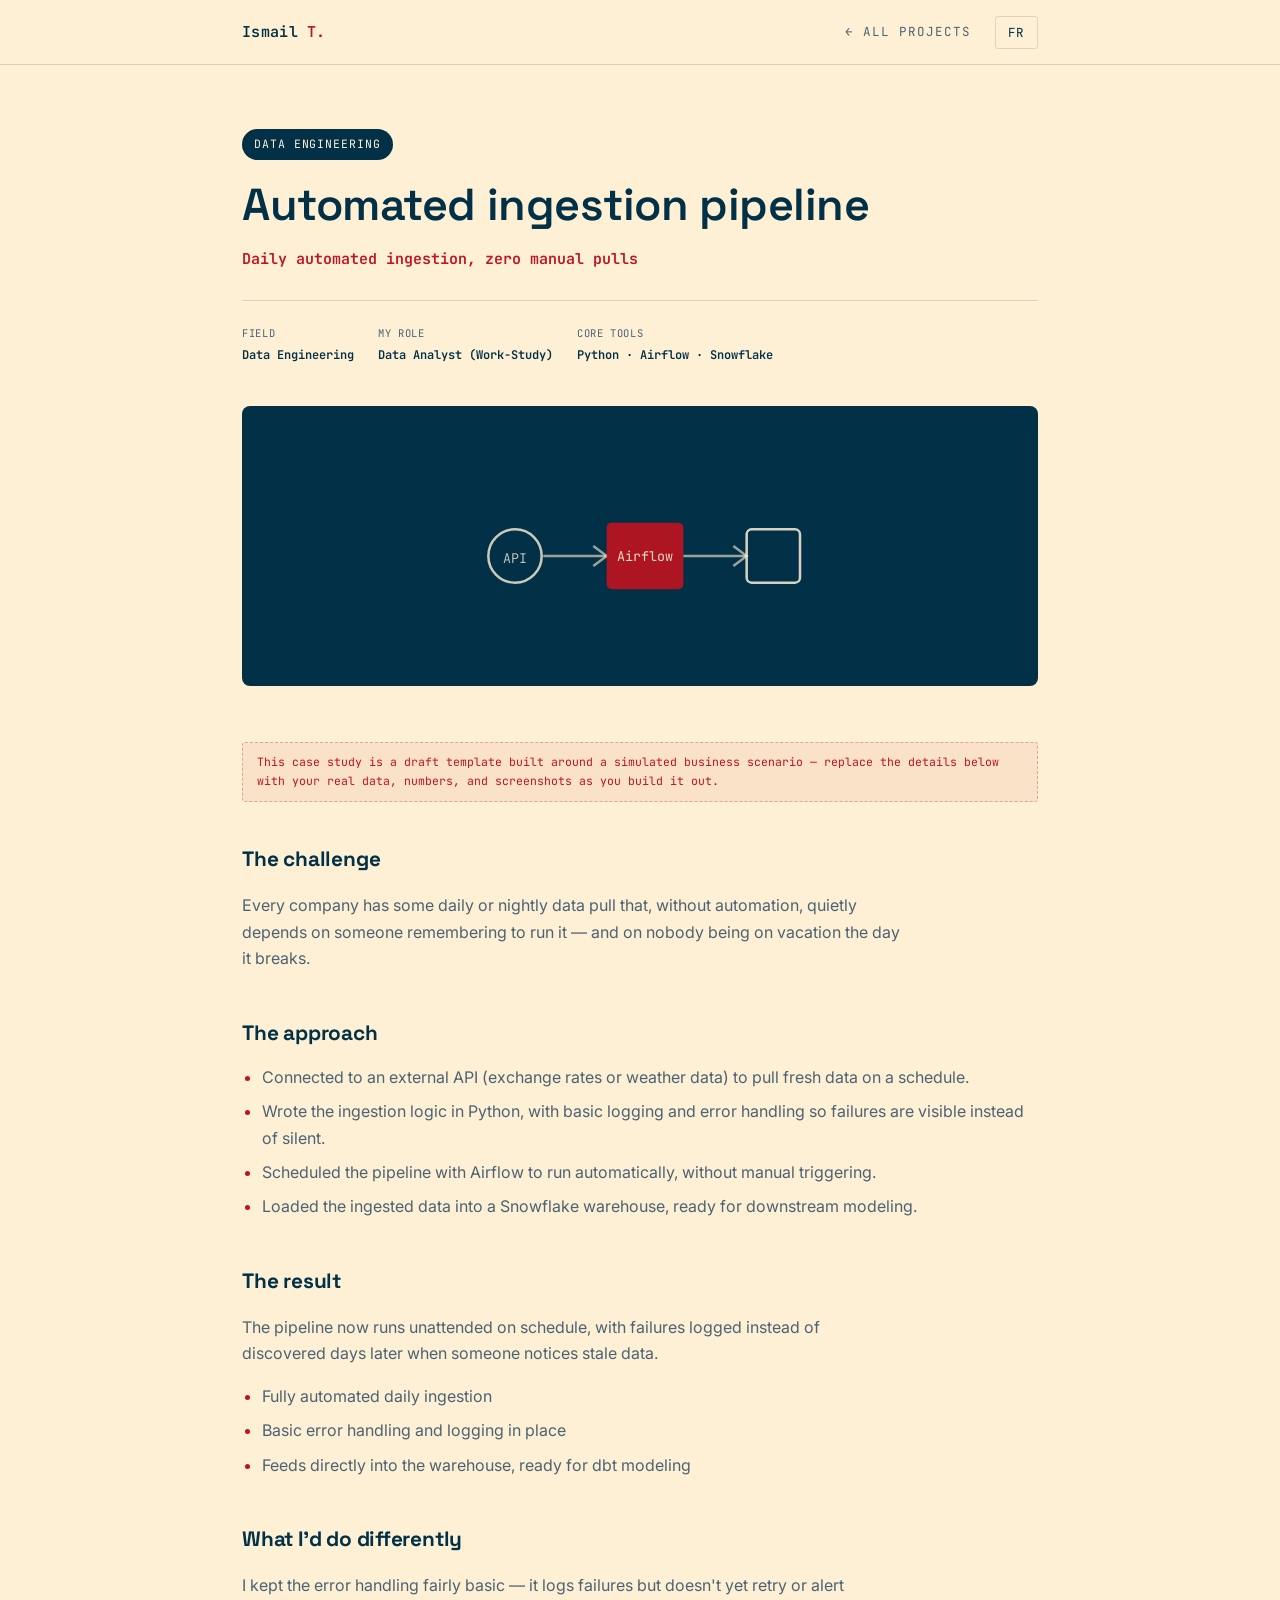
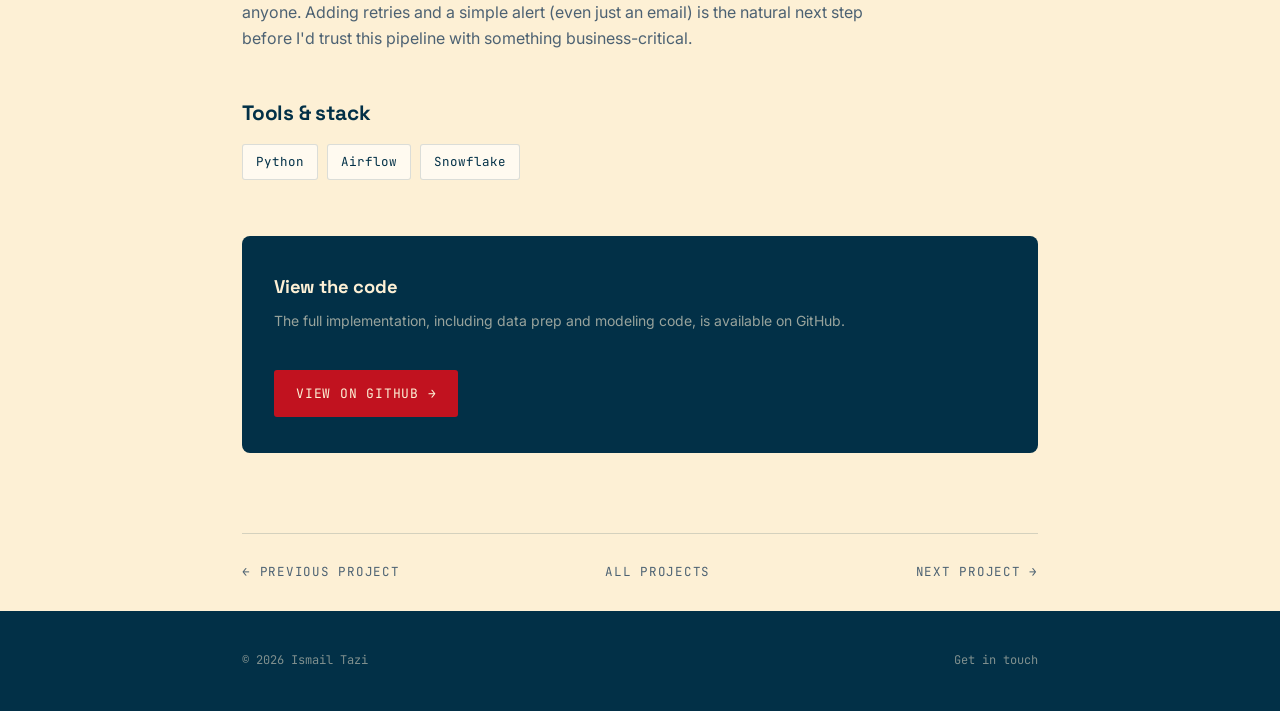
<file: projects/automated-ingestion-pipeline.html>
<!DOCTYPE html>
<html lang="en">
<head>
<meta charset="UTF-8">
<meta name="viewport" content="width=device-width, initial-scale=1.0">
<title>Automated ingestion pipeline — Ismail Tazi</title>
<link rel="preconnect" href="https://fonts.googleapis.com">
<link rel="preconnect" href="https://fonts.gstatic.com" crossorigin>
<link href="https://fonts.googleapis.com/css2?family=Space+Grotesk:wght@400;500;600;700&family=Inter:wght@400;500;600&family=JetBrains+Mono:wght@400;500;600&display=swap" rel="stylesheet">
<link rel="stylesheet" href="../assets/case-study.css">
</head>
<body>

<header>
  <div class="nav">
    <a class="logo" href="../index.html">Ismail <span>T.</span></a>
    <div class="back-link">
      <a href="../index.html#work" data-i18n="nav.back">&larr; all projects</a>
      <button class="lang-toggle mono" id="langToggle" aria-label="Switch language">FR</button>
    </div>
  </div>
</header>

<main>
  <div class="wrap">

    <div class="case-header">
      <span class="case-eyebrow" data-i18n="cat">Data Engineering</span>
      <h1 data-i18n="title">Automated ingestion pipeline</h1>
      <div class="case-metric" data-i18n="metric">Daily automated ingestion, zero manual pulls</div>

      <div class="case-meta">
        <div class="case-meta-item">
          <span class="meta-label" data-i18n="meta.field.label">Field</span>
          <span class="meta-val" data-i18n="cat">Data Engineering</span>
        </div>
        <div class="case-meta-item">
          <span class="meta-label" data-i18n="meta.role.label">My role</span>
          <span class="meta-val" data-i18n="meta.role.val">Data Analyst (Work-Study)</span>
        </div>
        <div class="case-meta-item">
          <span class="meta-label" data-i18n="meta.tools.label">Core tools</span>
          <span class="meta-val">Python · Airflow · Snowflake</span>
        </div>
      </div>
    </div>

    <div class="case-visual" aria-hidden="true">
      <svg viewBox="0 0 240 168" xmlns="http://www.w3.org/2000/svg">
            <circle cx="45" cy="90" r="16" stroke="#FDF0D5" stroke-width="1.5" fill="none" opacity="0.8"/>
            <text x="45" y="94" font-family="JetBrains Mono, monospace" font-size="8" fill="#FDF0D5" text-anchor="middle" opacity="0.75">API</text>
            <path d="M62 90 H100" stroke="#FDF0D5" stroke-width="1.5" opacity="0.6"/>
            <path d="M92 84 L100 90 L92 96" stroke="#FDF0D5" stroke-width="1.5" fill="none" opacity="0.6"/>
            <rect x="100" y="70" width="46" height="40" rx="3" fill="#C1121F" opacity="0.9"/>
            <text x="123" y="93" font-family="JetBrains Mono, monospace" font-size="8" fill="#FDF0D5" text-anchor="middle" opacity="0.9">Airflow</text>
            <path d="M146 90 H184" stroke="#FDF0D5" stroke-width="1.5" opacity="0.6"/>
            <path d="M176 84 L184 90 L176 96" stroke="#FDF0D5" stroke-width="1.5" fill="none" opacity="0.6"/>
            <rect x="184" y="74" width="32" height="32" rx="3" stroke="#FDF0D5" stroke-width="1.5" fill="none" opacity="0.85"/>
      </svg>
    </div>

    <span class="placeholder-note" data-i18n="note">This case study is a draft template built around a simulated business scenario — replace the details below with your real data, numbers, and screenshots as you build it out.</span>

    <div class="case-body" style="margin-top:40px;">

      <div class="case-section">
        <h2 data-i18n="challenge.h">The challenge</h2>
        <p data-i18n="challenge.p">Every company has some daily or nightly data pull that, without automation, quietly depends on someone remembering to run it — and on nobody being on vacation the day it breaks.</p>
      </div>

      <div class="case-section">
        <h2 data-i18n="approach.h">The approach</h2>
        <ul>
          <li data-i18n="approach.1">Connected to an external API (exchange rates or weather data) to pull fresh data on a schedule.</li>
          <li data-i18n="approach.2">Wrote the ingestion logic in Python, with basic logging and error handling so failures are visible instead of silent.</li>
          <li data-i18n="approach.3">Scheduled the pipeline with Airflow to run automatically, without manual triggering.</li>
          <li data-i18n="approach.4">Loaded the ingested data into a Snowflake warehouse, ready for downstream modeling.</li>
        </ul>
      </div>

      <div class="case-section">
        <h2 data-i18n="result.h">The result</h2>
        <p data-i18n="result.p">The pipeline now runs unattended on schedule, with failures logged instead of discovered days later when someone notices stale data.</p>
        <ul style="margin-top:14px;">
          <li data-i18n="result.item.1">Fully automated daily ingestion</li>
          <li data-i18n="result.item.2">Basic error handling and logging in place</li>
          <li data-i18n="result.item.3">Feeds directly into the warehouse, ready for dbt modeling</li>
        </ul>
      </div>

      <div class="case-section">
        <h2 data-i18n="reflect.h">What I'd do differently</h2>
        <p data-i18n="reflect.p">I kept the error handling fairly basic — it logs failures but doesn't yet retry or alert anyone. Adding retries and a simple alert (even just an email) is the natural next step before I'd trust this pipeline with something business-critical.</p>
      </div>

      <div class="case-section">
        <h2 data-i18n="stack.h">Tools &amp; stack</h2>
        <div class="stack-tags"><span>Python</span><span>Airflow</span><span>Snowflake</span></div>
      </div>

      <!-- GitHub link: add the real repo URL below once this project has a public repo -->
      <div class="github-cta">
        <div>
          <h3 data-i18n="github.h">View the code</h3>
          <p data-i18n="github.p">The full implementation, including data prep and modeling code, is available on GitHub.</p>
        </div>
        <a class="github-btn" href="#" target="_blank" rel="noopener" data-i18n="github.btn">View on GitHub &rarr;</a>
      </div>

    </div>

    <div class="case-next">
      <a href="budget-variance-report.html" data-i18n="nav.prev">&larr; previous project</a>
      <a href="../index.html#work" data-i18n="nav.allwork">all projects</a>
      <a href="retail-banking-sales-dashboard.html" data-i18n="nav.next">next project &rarr;</a>
    </div>

  </div>
</main>

<footer>
  <div class="wrap">
    <span>&copy; 2026 Ismail Tazi</span>
    <a href="../index.html#contact" data-i18n="footer.contact">Get in touch</a>
  </div>
</footer>

<script>
  window.CASE_TITLES = { en: "Automated ingestion pipeline — Ismail Tazi", fr: "Pipeline d'ingestion automatisé — Ismail Tazi" };
  window.CASE_TRANSLATIONS = {
    en: {
      "nav.back": "&larr; all projects",
      "meta.field.label": "Field",
      "meta.role.label": "My role",
      "meta.role.val": "Data Analyst (Work-Study)",
      "meta.tools.label": "Core tools",
      "note": "This case study is a draft template built around a simulated business scenario — replace the details below with your real data, numbers, and screenshots as you build it out.",
      "challenge.h": "The challenge",
      "approach.h": "The approach",
      "result.h": "The result",
      "reflect.h": "What I'd do differently",
      "stack.h": "Tools &amp; stack",
      "github.h": "View the code",
      "github.p": "The full implementation, including data prep and modeling code, is available on GitHub.",
      "github.btn": "View on GitHub &rarr;",
      "nav.prev": "&larr; previous project",
      "nav.allwork": "all projects",
      "nav.next": "next project &rarr;",
      "footer.contact": "Get in touch",
      "cat": "Data Engineering",
      "title": "Automated ingestion pipeline",
      "metric": "Daily automated ingestion, zero manual pulls",
      "challenge.p": "Every company has some daily or nightly data pull that, without automation, quietly depends on someone remembering to run it — and on nobody being on vacation the day it breaks.",
      "result.p": "The pipeline now runs unattended on schedule, with failures logged instead of discovered days later when someone notices stale data.",
      "reflect.p": "I kept the error handling fairly basic — it logs failures but doesn't yet retry or alert anyone. Adding retries and a simple alert (even just an email) is the natural next step before I'd trust this pipeline with something business-critical.",
      "approach.1": "Connected to an external API (exchange rates or weather data) to pull fresh data on a schedule.",
      "approach.2": "Wrote the ingestion logic in Python, with basic logging and error handling so failures are visible instead of silent.",
      "approach.3": "Scheduled the pipeline with Airflow to run automatically, without manual triggering.",
      "approach.4": "Loaded the ingested data into a Snowflake warehouse, ready for downstream modeling.",
      "result.item.1": "Fully automated daily ingestion",
      "result.item.2": "Basic error handling and logging in place",
      "result.item.3": "Feeds directly into the warehouse, ready for dbt modeling",
    },
    fr: {
      "nav.back": "&larr; tous les projets",
      "meta.field.label": "Domaine",
      "meta.role.label": "Mon rôle",
      "meta.role.val": "Data Analyst (Alternance)",
      "meta.tools.label": "Outils principaux",
      "note": "Cette étude de cas est un modèle provisoire construit autour d'un scénario métier simulé — remplacez les détails ci-dessous par vos vraies données, chiffres et captures d'écran au fur et à mesure.",
      "challenge.h": "Le défi",
      "approach.h": "L'approche",
      "result.h": "Le résultat",
      "reflect.h": "Ce que je ferais différemment",
      "stack.h": "Outils &amp; stack",
      "github.h": "Voir le code",
      "github.p": "L'implémentation complète, incluant la préparation des données et le code de modélisation, est disponible sur GitHub.",
      "github.btn": "Voir sur GitHub &rarr;",
      "nav.prev": "&larr; projet précédent",
      "nav.allwork": "tous les projets",
      "nav.next": "projet suivant &rarr;",
      "footer.contact": "Me contacter",
      "cat": "Ingénierie des données",
      "title": "Pipeline d'ingestion automatisé",
      "metric": "Ingestion quotidienne automatisée, zéro extraction manuelle",
      "challenge.p": "Chaque entreprise a une extraction de données quotidienne ou nocturne qui, sans automatisation, dépend discrètement de quelqu'un qui pense à la lancer — et du fait que personne ne soit en congé le jour où elle plante.",
      "result.p": "Le pipeline s'exécute désormais sans intervention selon le planning prévu, avec les échecs journalisés au lieu d'être découverts des jours plus tard quand quelqu'un remarque des données obsolètes.",
      "reflect.p": "J'ai gardé une gestion des erreurs assez basique — elle journalise les échecs mais ne relance pas encore automatiquement et n'alerte personne. Ajouter des relances et une alerte simple (même un simple email) est l'étape naturelle suivante avant de confier à ce pipeline quelque chose de critique pour l'activité.",
      "approach.1": "Connecté à une API externe (taux de change ou données météo) pour récupérer des données fraîches selon un planning.",
      "approach.2": "Écrit la logique d'ingestion en Python, avec journalisation et gestion des erreurs basiques pour que les échecs soient visibles plutôt que silencieux.",
      "approach.3": "Planifié le pipeline avec Airflow pour qu'il s'exécute automatiquement, sans déclenchement manuel.",
      "approach.4": "Chargé les données ingérées dans un entrepôt Snowflake, prêtes pour la modélisation en aval.",
      "result.item.1": "Ingestion quotidienne entièrement automatisée",
      "result.item.2": "Gestion des erreurs et journalisation de base en place",
      "result.item.3": "Alimente directement l'entrepôt, prêt pour la modélisation dbt",
    }
  };
</script>
<script src="../assets/case-study.js"></script>

</body>
</html>
</file>
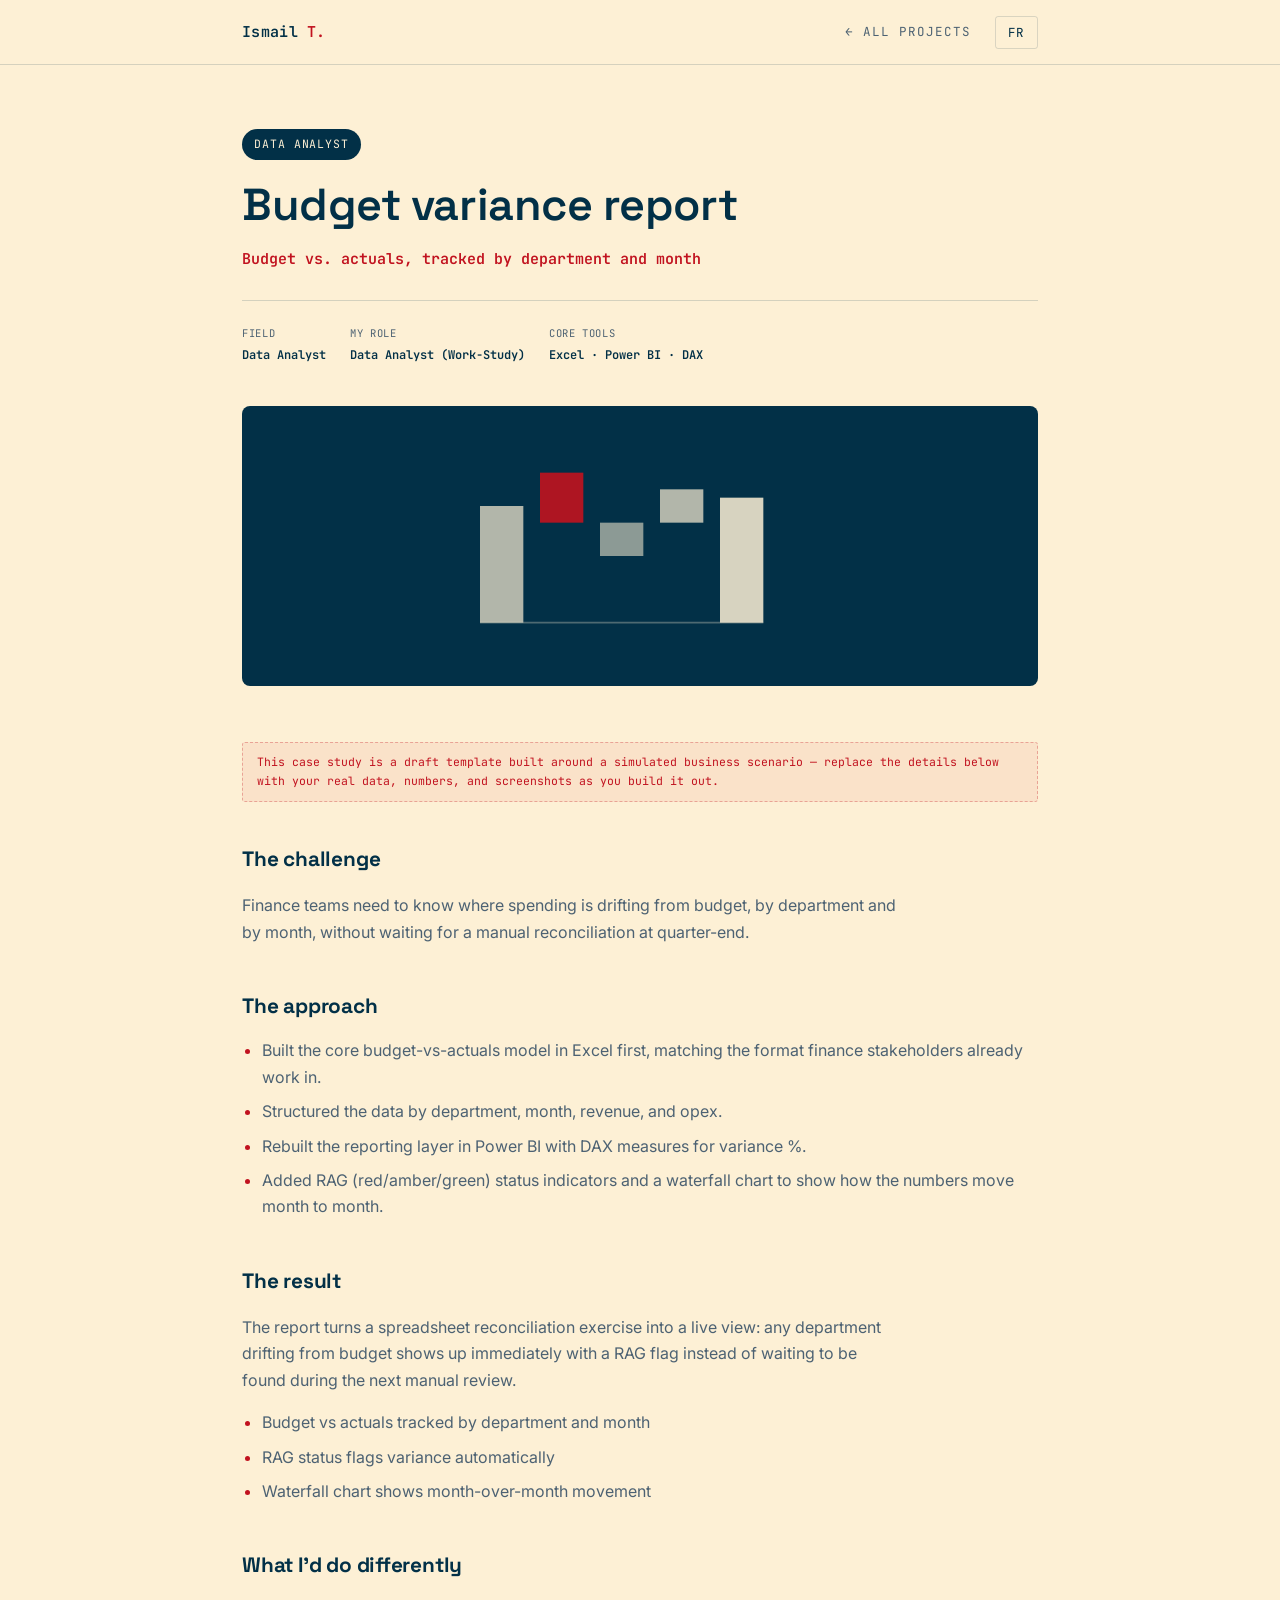
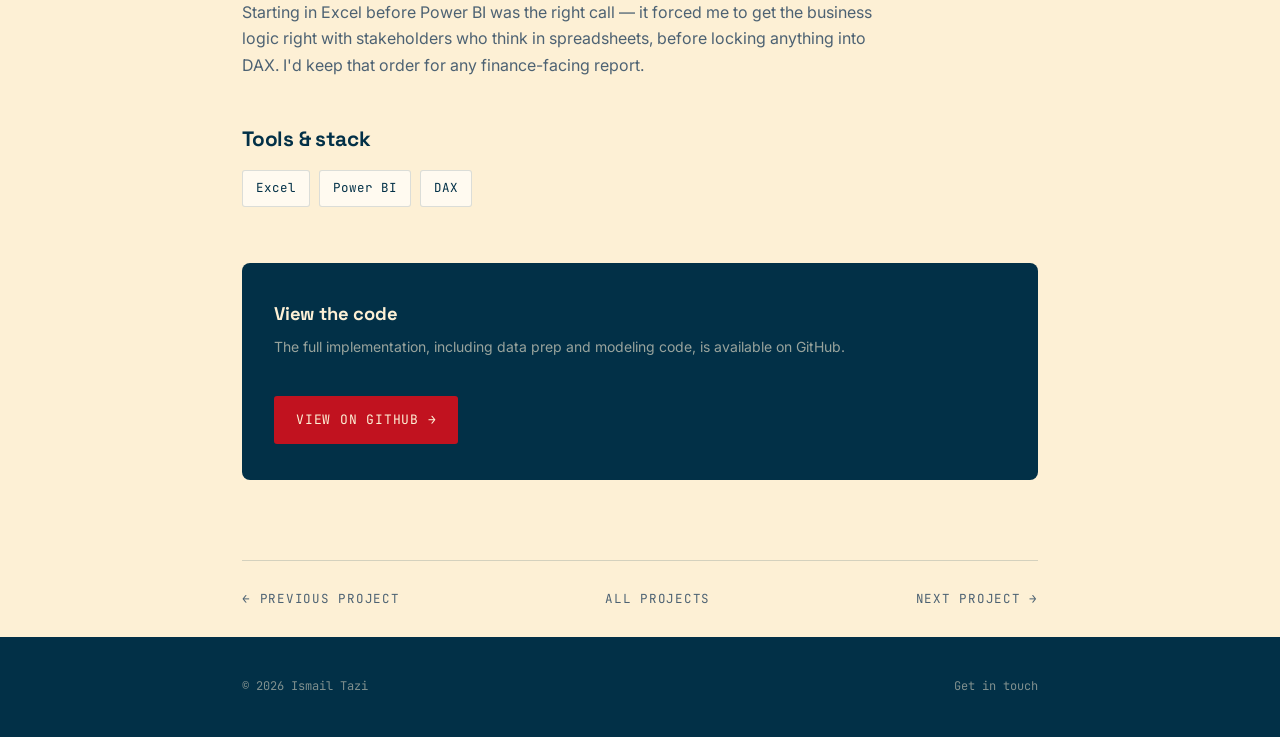
<file: projects/budget-variance-report.html>
<!DOCTYPE html>
<html lang="en">
<head>
<meta charset="UTF-8">
<meta name="viewport" content="width=device-width, initial-scale=1.0">
<title>Budget variance report — Ismail Tazi</title>
<link rel="preconnect" href="https://fonts.googleapis.com">
<link rel="preconnect" href="https://fonts.gstatic.com" crossorigin>
<link href="https://fonts.googleapis.com/css2?family=Space+Grotesk:wght@400;500;600;700&family=Inter:wght@400;500;600&family=JetBrains+Mono:wght@400;500;600&display=swap" rel="stylesheet">
<link rel="stylesheet" href="../assets/case-study.css">
</head>
<body>

<header>
  <div class="nav">
    <a class="logo" href="../index.html">Ismail <span>T.</span></a>
    <div class="back-link">
      <a href="../index.html#work" data-i18n="nav.back">&larr; all projects</a>
      <button class="lang-toggle mono" id="langToggle" aria-label="Switch language">FR</button>
    </div>
  </div>
</header>

<main>
  <div class="wrap">

    <div class="case-header">
      <span class="case-eyebrow" data-i18n="cat">Data Analyst</span>
      <h1 data-i18n="title">Budget variance report</h1>
      <div class="case-metric" data-i18n="metric">Budget vs. actuals, tracked by department and month</div>

      <div class="case-meta">
        <div class="case-meta-item">
          <span class="meta-label" data-i18n="meta.field.label">Field</span>
          <span class="meta-val" data-i18n="cat">Data Analyst</span>
        </div>
        <div class="case-meta-item">
          <span class="meta-label" data-i18n="meta.role.label">My role</span>
          <span class="meta-val" data-i18n="meta.role.val">Data Analyst (Work-Study)</span>
        </div>
        <div class="case-meta-item">
          <span class="meta-label" data-i18n="meta.tools.label">Core tools</span>
          <span class="meta-val">Excel · Power BI · DAX</span>
        </div>
      </div>
    </div>

    <div class="case-visual" aria-hidden="true">
      <svg viewBox="0 0 240 168" xmlns="http://www.w3.org/2000/svg">
            <rect x="24" y="60" width="26" height="70" fill="#FDF0D5" opacity="0.7"/>
            <rect x="60" y="40" width="26" height="30" fill="#C1121F" opacity="0.9"/>
            <rect x="96" y="70" width="26" height="20" fill="#FDF0D5" opacity="0.55"/>
            <rect x="132" y="50" width="26" height="20" fill="#FDF0D5" opacity="0.7"/>
            <rect x="168" y="55" width="26" height="75" fill="#FDF0D5" opacity="0.85"/>
            <line x1="24" y1="130" x2="194" y2="130" stroke="#FDF0D5" stroke-width="1" opacity="0.3"/>
      </svg>
    </div>

    <span class="placeholder-note" data-i18n="note">This case study is a draft template built around a simulated business scenario — replace the details below with your real data, numbers, and screenshots as you build it out.</span>

    <div class="case-body" style="margin-top:40px;">

      <div class="case-section">
        <h2 data-i18n="challenge.h">The challenge</h2>
        <p data-i18n="challenge.p">Finance teams need to know where spending is drifting from budget, by department and by month, without waiting for a manual reconciliation at quarter-end.</p>
      </div>

      <div class="case-section">
        <h2 data-i18n="approach.h">The approach</h2>
        <ul>
          <li data-i18n="approach.1">Built the core budget-vs-actuals model in Excel first, matching the format finance stakeholders already work in.</li>
          <li data-i18n="approach.2">Structured the data by department, month, revenue, and opex.</li>
          <li data-i18n="approach.3">Rebuilt the reporting layer in Power BI with DAX measures for variance %.</li>
          <li data-i18n="approach.4">Added RAG (red/amber/green) status indicators and a waterfall chart to show how the numbers move month to month.</li>
        </ul>
      </div>

      <div class="case-section">
        <h2 data-i18n="result.h">The result</h2>
        <p data-i18n="result.p">The report turns a spreadsheet reconciliation exercise into a live view: any department drifting from budget shows up immediately with a RAG flag instead of waiting to be found during the next manual review.</p>
        <ul style="margin-top:14px;">
          <li data-i18n="result.item.1">Budget vs actuals tracked by department and month</li>
          <li data-i18n="result.item.2">RAG status flags variance automatically</li>
          <li data-i18n="result.item.3">Waterfall chart shows month-over-month movement</li>
        </ul>
      </div>

      <div class="case-section">
        <h2 data-i18n="reflect.h">What I'd do differently</h2>
        <p data-i18n="reflect.p">Starting in Excel before Power BI was the right call — it forced me to get the business logic right with stakeholders who think in spreadsheets, before locking anything into DAX. I'd keep that order for any finance-facing report.</p>
      </div>

      <div class="case-section">
        <h2 data-i18n="stack.h">Tools &amp; stack</h2>
        <div class="stack-tags"><span>Excel</span><span>Power BI</span><span>DAX</span></div>
      </div>

      <!-- GitHub link: add the real repo URL below once this project has a public repo -->
      <div class="github-cta">
        <div>
          <h3 data-i18n="github.h">View the code</h3>
          <p data-i18n="github.p">The full implementation, including data prep and modeling code, is available on GitHub.</p>
        </div>
        <a class="github-btn" href="#" target="_blank" rel="noopener" data-i18n="github.btn">View on GitHub &rarr;</a>
      </div>

    </div>

    <div class="case-next">
      <a href="churn-prediction-model.html" data-i18n="nav.prev">&larr; previous project</a>
      <a href="../index.html#work" data-i18n="nav.allwork">all projects</a>
      <a href="automated-ingestion-pipeline.html" data-i18n="nav.next">next project &rarr;</a>
    </div>

  </div>
</main>

<footer>
  <div class="wrap">
    <span>&copy; 2026 Ismail Tazi</span>
    <a href="../index.html#contact" data-i18n="footer.contact">Get in touch</a>
  </div>
</footer>

<script>
  window.CASE_TITLES = { en: "Budget variance report — Ismail Tazi", fr: "Rapport d'écarts budgétaires — Ismail Tazi" };
  window.CASE_TRANSLATIONS = {
    en: {
      "nav.back": "&larr; all projects",
      "meta.field.label": "Field",
      "meta.role.label": "My role",
      "meta.role.val": "Data Analyst (Work-Study)",
      "meta.tools.label": "Core tools",
      "note": "This case study is a draft template built around a simulated business scenario — replace the details below with your real data, numbers, and screenshots as you build it out.",
      "challenge.h": "The challenge",
      "approach.h": "The approach",
      "result.h": "The result",
      "reflect.h": "What I'd do differently",
      "stack.h": "Tools &amp; stack",
      "github.h": "View the code",
      "github.p": "The full implementation, including data prep and modeling code, is available on GitHub.",
      "github.btn": "View on GitHub &rarr;",
      "nav.prev": "&larr; previous project",
      "nav.allwork": "all projects",
      "nav.next": "next project &rarr;",
      "footer.contact": "Get in touch",
      "cat": "Data Analyst",
      "title": "Budget variance report",
      "metric": "Budget vs. actuals, tracked by department and month",
      "challenge.p": "Finance teams need to know where spending is drifting from budget, by department and by month, without waiting for a manual reconciliation at quarter-end.",
      "result.p": "The report turns a spreadsheet reconciliation exercise into a live view: any department drifting from budget shows up immediately with a RAG flag instead of waiting to be found during the next manual review.",
      "reflect.p": "Starting in Excel before Power BI was the right call — it forced me to get the business logic right with stakeholders who think in spreadsheets, before locking anything into DAX. I'd keep that order for any finance-facing report.",
      "approach.1": "Built the core budget-vs-actuals model in Excel first, matching the format finance stakeholders already work in.",
      "approach.2": "Structured the data by department, month, revenue, and opex.",
      "approach.3": "Rebuilt the reporting layer in Power BI with DAX measures for variance %.",
      "approach.4": "Added RAG (red/amber/green) status indicators and a waterfall chart to show how the numbers move month to month.",
      "result.item.1": "Budget vs actuals tracked by department and month",
      "result.item.2": "RAG status flags variance automatically",
      "result.item.3": "Waterfall chart shows month-over-month movement",
    },
    fr: {
      "nav.back": "&larr; tous les projets",
      "meta.field.label": "Domaine",
      "meta.role.label": "Mon rôle",
      "meta.role.val": "Data Analyst (Alternance)",
      "meta.tools.label": "Outils principaux",
      "note": "Cette étude de cas est un modèle provisoire construit autour d'un scénario métier simulé — remplacez les détails ci-dessous par vos vraies données, chiffres et captures d'écran au fur et à mesure.",
      "challenge.h": "Le défi",
      "approach.h": "L'approche",
      "result.h": "Le résultat",
      "reflect.h": "Ce que je ferais différemment",
      "stack.h": "Outils &amp; stack",
      "github.h": "Voir le code",
      "github.p": "L'implémentation complète, incluant la préparation des données et le code de modélisation, est disponible sur GitHub.",
      "github.btn": "Voir sur GitHub &rarr;",
      "nav.prev": "&larr; projet précédent",
      "nav.allwork": "tous les projets",
      "nav.next": "projet suivant &rarr;",
      "footer.contact": "Me contacter",
      "cat": "Analyste de données",
      "title": "Rapport d'écarts budgétaires",
      "metric": "Budget vs réalisé, suivi par département et par mois",
      "challenge.p": "Les équipes finance ont besoin de savoir où les dépenses s'écartent du budget, par département et par mois, sans attendre une réconciliation manuelle en fin de trimestre.",
      "result.p": "Le rapport transforme un exercice de réconciliation sous tableur en vue en direct : tout département s'écartant du budget apparaît immédiatement avec un indicateur RAG, au lieu d'être découvert lors de la prochaine revue manuelle.",
      "reflect.p": "Commencer sous Excel avant Power BI était le bon choix — cela m'a obligé à valider la logique métier avec des parties prenantes qui raisonnent en tableur, avant de figer quoi que ce soit en DAX. Je garderais cet ordre pour tout rapport destiné à la finance.",
      "approach.1": "Construit d'abord le modèle budget vs réalisé sous Excel, dans le format déjà utilisé par les équipes finance.",
      "approach.2": "Structuré les données par département, mois, chiffre d'affaires et charges d'exploitation.",
      "approach.3": "Reconstruit la couche de reporting sous Power BI avec des mesures DAX pour les écarts en pourcentage.",
      "approach.4": "Ajouté des indicateurs de statut RAG (rouge/orange/vert) et un graphique en cascade pour visualiser l'évolution des chiffres mois après mois.",
      "result.item.1": "Budget vs réalisé suivi par département et par mois",
      "result.item.2": "Le statut RAG signale automatiquement les écarts",
      "result.item.3": "Le graphique en cascade montre l'évolution mois après mois",
    }
  };
</script>
<script src="../assets/case-study.js"></script>

</body>
</html>
</file>
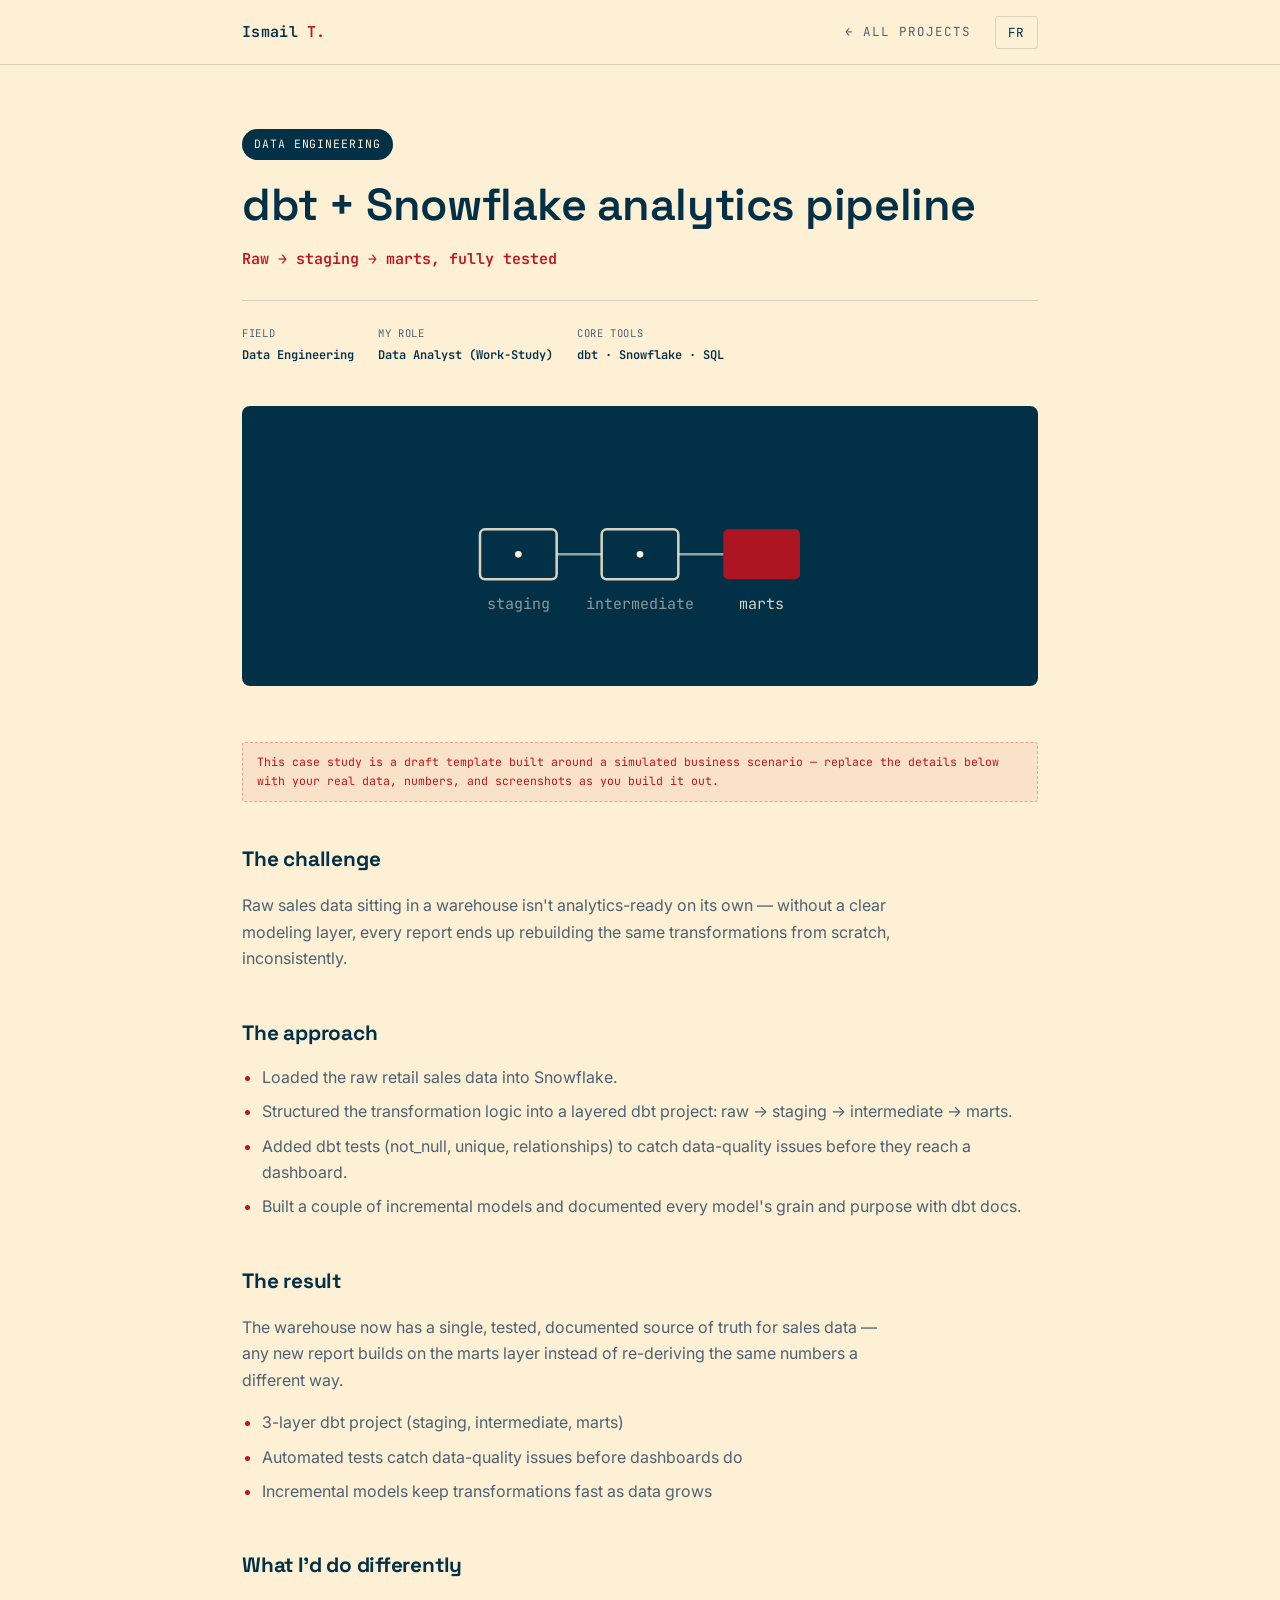
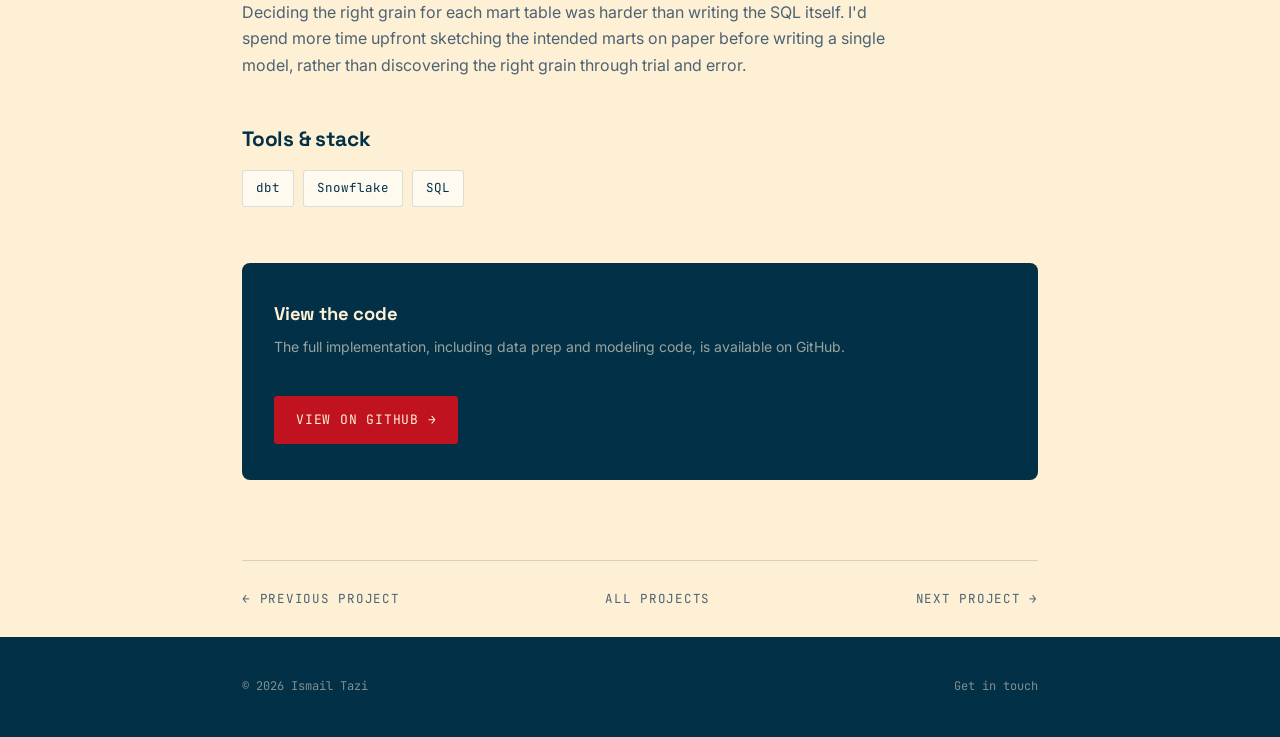
<file: projects/dbt-snowflake-pipeline.html>
<!DOCTYPE html>
<html lang="en">
<head>
<meta charset="UTF-8">
<meta name="viewport" content="width=device-width, initial-scale=1.0">
<title>dbt + Snowflake analytics pipeline — Ismail Tazi</title>
<link rel="preconnect" href="https://fonts.googleapis.com">
<link rel="preconnect" href="https://fonts.gstatic.com" crossorigin>
<link href="https://fonts.googleapis.com/css2?family=Space+Grotesk:wght@400;500;600;700&family=Inter:wght@400;500;600&family=JetBrains+Mono:wght@400;500;600&display=swap" rel="stylesheet">
<link rel="stylesheet" href="../assets/case-study.css">
</head>
<body>

<header>
  <div class="nav">
    <a class="logo" href="../index.html">Ismail <span>T.</span></a>
    <div class="back-link">
      <a href="../index.html#work" data-i18n="nav.back">&larr; all projects</a>
      <button class="lang-toggle mono" id="langToggle" aria-label="Switch language">FR</button>
    </div>
  </div>
</header>

<main>
  <div class="wrap">

    <div class="case-header">
      <span class="case-eyebrow" data-i18n="cat">Data Engineering</span>
      <h1 data-i18n="title">dbt + Snowflake analytics pipeline</h1>
      <div class="case-metric" data-i18n="metric">Raw &rarr; staging &rarr; marts, fully tested</div>

      <div class="case-meta">
        <div class="case-meta-item">
          <span class="meta-label" data-i18n="meta.field.label">Field</span>
          <span class="meta-val" data-i18n="cat">Data Engineering</span>
        </div>
        <div class="case-meta-item">
          <span class="meta-label" data-i18n="meta.role.label">My role</span>
          <span class="meta-val" data-i18n="meta.role.val">Data Analyst (Work-Study)</span>
        </div>
        <div class="case-meta-item">
          <span class="meta-label" data-i18n="meta.tools.label">Core tools</span>
          <span class="meta-val">dbt · Snowflake · SQL</span>
        </div>
      </div>
    </div>

    <div class="case-visual" aria-hidden="true">
      <svg viewBox="0 0 240 168" xmlns="http://www.w3.org/2000/svg">
            <rect x="24" y="74" width="46" height="30" rx="3" stroke="#FDF0D5" stroke-width="1.5" fill="none" opacity="0.85"/>
            <rect x="97" y="74" width="46" height="30" rx="3" stroke="#FDF0D5" stroke-width="1.5" fill="none" opacity="0.85"/>
            <rect x="170" y="74" width="46" height="30" rx="3" fill="#C1121F" opacity="0.9"/>
            <path d="M70 89 H97" stroke="#FDF0D5" stroke-width="1.5" opacity="0.6"/>
            <path d="M143 89 H170" stroke="#FDF0D5" stroke-width="1.5" opacity="0.6"/>
            <circle cx="47" cy="89" r="2" fill="#FDF0D5"/>
            <circle cx="120" cy="89" r="2" fill="#FDF0D5"/>
            <text x="47" y="122" font-family="JetBrains Mono, monospace" font-size="9" fill="#FDF0D5" text-anchor="middle" opacity="0.55">staging</text>
            <text x="120" y="122" font-family="JetBrains Mono, monospace" font-size="9" fill="#FDF0D5" text-anchor="middle" opacity="0.55">intermediate</text>
            <text x="193" y="122" font-family="JetBrains Mono, monospace" font-size="9" fill="#FDF0D5" text-anchor="middle" opacity="0.85">marts</text>
      </svg>
    </div>

    <span class="placeholder-note" data-i18n="note">This case study is a draft template built around a simulated business scenario — replace the details below with your real data, numbers, and screenshots as you build it out.</span>

    <div class="case-body" style="margin-top:40px;">

      <div class="case-section">
        <h2 data-i18n="challenge.h">The challenge</h2>
        <p data-i18n="challenge.p">Raw sales data sitting in a warehouse isn't analytics-ready on its own — without a clear modeling layer, every report ends up rebuilding the same transformations from scratch, inconsistently.</p>
      </div>

      <div class="case-section">
        <h2 data-i18n="approach.h">The approach</h2>
        <ul>
          <li data-i18n="approach.1">Loaded the raw retail sales data into Snowflake.</li>
          <li data-i18n="approach.2">Structured the transformation logic into a layered dbt project: raw &rarr; staging &rarr; intermediate &rarr; marts.</li>
          <li data-i18n="approach.3">Added dbt tests (not_null, unique, relationships) to catch data-quality issues before they reach a dashboard.</li>
          <li data-i18n="approach.4">Built a couple of incremental models and documented every model's grain and purpose with dbt docs.</li>
        </ul>
      </div>

      <div class="case-section">
        <h2 data-i18n="result.h">The result</h2>
        <p data-i18n="result.p">The warehouse now has a single, tested, documented source of truth for sales data — any new report builds on the marts layer instead of re-deriving the same numbers a different way.</p>
        <ul style="margin-top:14px;">
          <li data-i18n="result.item.1">3-layer dbt project (staging, intermediate, marts)</li>
          <li data-i18n="result.item.2">Automated tests catch data-quality issues before dashboards do</li>
          <li data-i18n="result.item.3">Incremental models keep transformations fast as data grows</li>
        </ul>
      </div>

      <div class="case-section">
        <h2 data-i18n="reflect.h">What I'd do differently</h2>
        <p data-i18n="reflect.p">Deciding the right grain for each mart table was harder than writing the SQL itself. I'd spend more time upfront sketching the intended marts on paper before writing a single model, rather than discovering the right grain through trial and error.</p>
      </div>

      <div class="case-section">
        <h2 data-i18n="stack.h">Tools &amp; stack</h2>
        <div class="stack-tags"><span>dbt</span><span>Snowflake</span><span>SQL</span></div>
      </div>

      <!-- GitHub link: add the real repo URL below once this project has a public repo -->
      <div class="github-cta">
        <div>
          <h3 data-i18n="github.h">View the code</h3>
          <p data-i18n="github.p">The full implementation, including data prep and modeling code, is available on GitHub.</p>
        </div>
        <a class="github-btn" href="#" target="_blank" rel="noopener" data-i18n="github.btn">View on GitHub &rarr;</a>
      </div>

    </div>

    <div class="case-next">
      <a href="telecom-churn-analysis.html" data-i18n="nav.prev">&larr; previous project</a>
      <a href="../index.html#work" data-i18n="nav.allwork">all projects</a>
      <a href="ecommerce-funnel-cohort-report.html" data-i18n="nav.next">next project &rarr;</a>
    </div>

  </div>
</main>

<footer>
  <div class="wrap">
    <span>&copy; 2026 Ismail Tazi</span>
    <a href="../index.html#contact" data-i18n="footer.contact">Get in touch</a>
  </div>
</footer>

<script>
  window.CASE_TITLES = { en: "dbt + Snowflake analytics pipeline — Ismail Tazi", fr: "Pipeline analytique dbt + Snowflake — Ismail Tazi" };
  window.CASE_TRANSLATIONS = {
    en: {
      "nav.back": "&larr; all projects",
      "meta.field.label": "Field",
      "meta.role.label": "My role",
      "meta.role.val": "Data Analyst (Work-Study)",
      "meta.tools.label": "Core tools",
      "note": "This case study is a draft template built around a simulated business scenario — replace the details below with your real data, numbers, and screenshots as you build it out.",
      "challenge.h": "The challenge",
      "approach.h": "The approach",
      "result.h": "The result",
      "reflect.h": "What I'd do differently",
      "stack.h": "Tools &amp; stack",
      "github.h": "View the code",
      "github.p": "The full implementation, including data prep and modeling code, is available on GitHub.",
      "github.btn": "View on GitHub &rarr;",
      "nav.prev": "&larr; previous project",
      "nav.allwork": "all projects",
      "nav.next": "next project &rarr;",
      "footer.contact": "Get in touch",
      "cat": "Data Engineering",
      "title": "dbt + Snowflake analytics pipeline",
      "metric": "Raw &rarr; staging &rarr; marts, fully tested",
      "challenge.p": "Raw sales data sitting in a warehouse isn't analytics-ready on its own — without a clear modeling layer, every report ends up rebuilding the same transformations from scratch, inconsistently.",
      "result.p": "The warehouse now has a single, tested, documented source of truth for sales data — any new report builds on the marts layer instead of re-deriving the same numbers a different way.",
      "reflect.p": "Deciding the right grain for each mart table was harder than writing the SQL itself. I'd spend more time upfront sketching the intended marts on paper before writing a single model, rather than discovering the right grain through trial and error.",
      "approach.1": "Loaded the raw retail sales data into Snowflake.",
      "approach.2": "Structured the transformation logic into a layered dbt project: raw &rarr; staging &rarr; intermediate &rarr; marts.",
      "approach.3": "Added dbt tests (not_null, unique, relationships) to catch data-quality issues before they reach a dashboard.",
      "approach.4": "Built a couple of incremental models and documented every model's grain and purpose with dbt docs.",
      "result.item.1": "3-layer dbt project (staging, intermediate, marts)",
      "result.item.2": "Automated tests catch data-quality issues before dashboards do",
      "result.item.3": "Incremental models keep transformations fast as data grows",
    },
    fr: {
      "nav.back": "&larr; tous les projets",
      "meta.field.label": "Domaine",
      "meta.role.label": "Mon rôle",
      "meta.role.val": "Data Analyst (Alternance)",
      "meta.tools.label": "Outils principaux",
      "note": "Cette étude de cas est un modèle provisoire construit autour d'un scénario métier simulé — remplacez les détails ci-dessous par vos vraies données, chiffres et captures d'écran au fur et à mesure.",
      "challenge.h": "Le défi",
      "approach.h": "L'approche",
      "result.h": "Le résultat",
      "reflect.h": "Ce que je ferais différemment",
      "stack.h": "Outils &amp; stack",
      "github.h": "Voir le code",
      "github.p": "L'implémentation complète, incluant la préparation des données et le code de modélisation, est disponible sur GitHub.",
      "github.btn": "Voir sur GitHub &rarr;",
      "nav.prev": "&larr; projet précédent",
      "nav.allwork": "tous les projets",
      "nav.next": "projet suivant &rarr;",
      "footer.contact": "Me contacter",
      "cat": "Ingénierie des données",
      "title": "Pipeline analytique dbt + Snowflake",
      "metric": "Brut &rarr; staging &rarr; marts, entièrement testé",
      "challenge.p": "Des données de ventes brutes stockées dans un entrepôt ne sont pas prêtes pour l'analyse en l'état — sans couche de modélisation claire, chaque rapport finit par reconstruire les mêmes transformations depuis zéro, de façon incohérente.",
      "result.p": "L'entrepôt dispose désormais d'une source unique, testée et documentée pour les données de ventes — tout nouveau rapport s'appuie sur la couche marts plutôt que de recalculer les mêmes chiffres différemment.",
      "reflect.p": "Déterminer le bon grain pour chaque table mart a été plus difficile que d'écrire le SQL lui-même. Je passerais plus de temps en amont à esquisser les marts prévus sur papier avant d'écrire le moindre modèle, plutôt que de découvrir le bon grain par essais successifs.",
      "approach.1": "Chargé les données de ventes retail brutes dans Snowflake.",
      "approach.2": "Structuré la logique de transformation en un projet dbt en couches : brut &rarr; staging &rarr; intermédiaire &rarr; marts.",
      "approach.3": "Ajouté des tests dbt (not_null, unique, relationships) pour détecter les problèmes de qualité de données avant qu'ils n'atteignent un tableau de bord.",
      "approach.4": "Construit quelques modèles incrémentaux et documenté le grain et la finalité de chaque modèle avec dbt docs.",
      "result.item.1": "Projet dbt en 3 couches (staging, intermédiaire, marts)",
      "result.item.2": "Des tests automatisés détectent les problèmes de qualité avant les tableaux de bord",
      "result.item.3": "Les modèles incrémentaux gardent les transformations rapides à mesure que les données croissent",
    }
  };
</script>
<script src="../assets/case-study.js"></script>

</body>
</html>
</file>
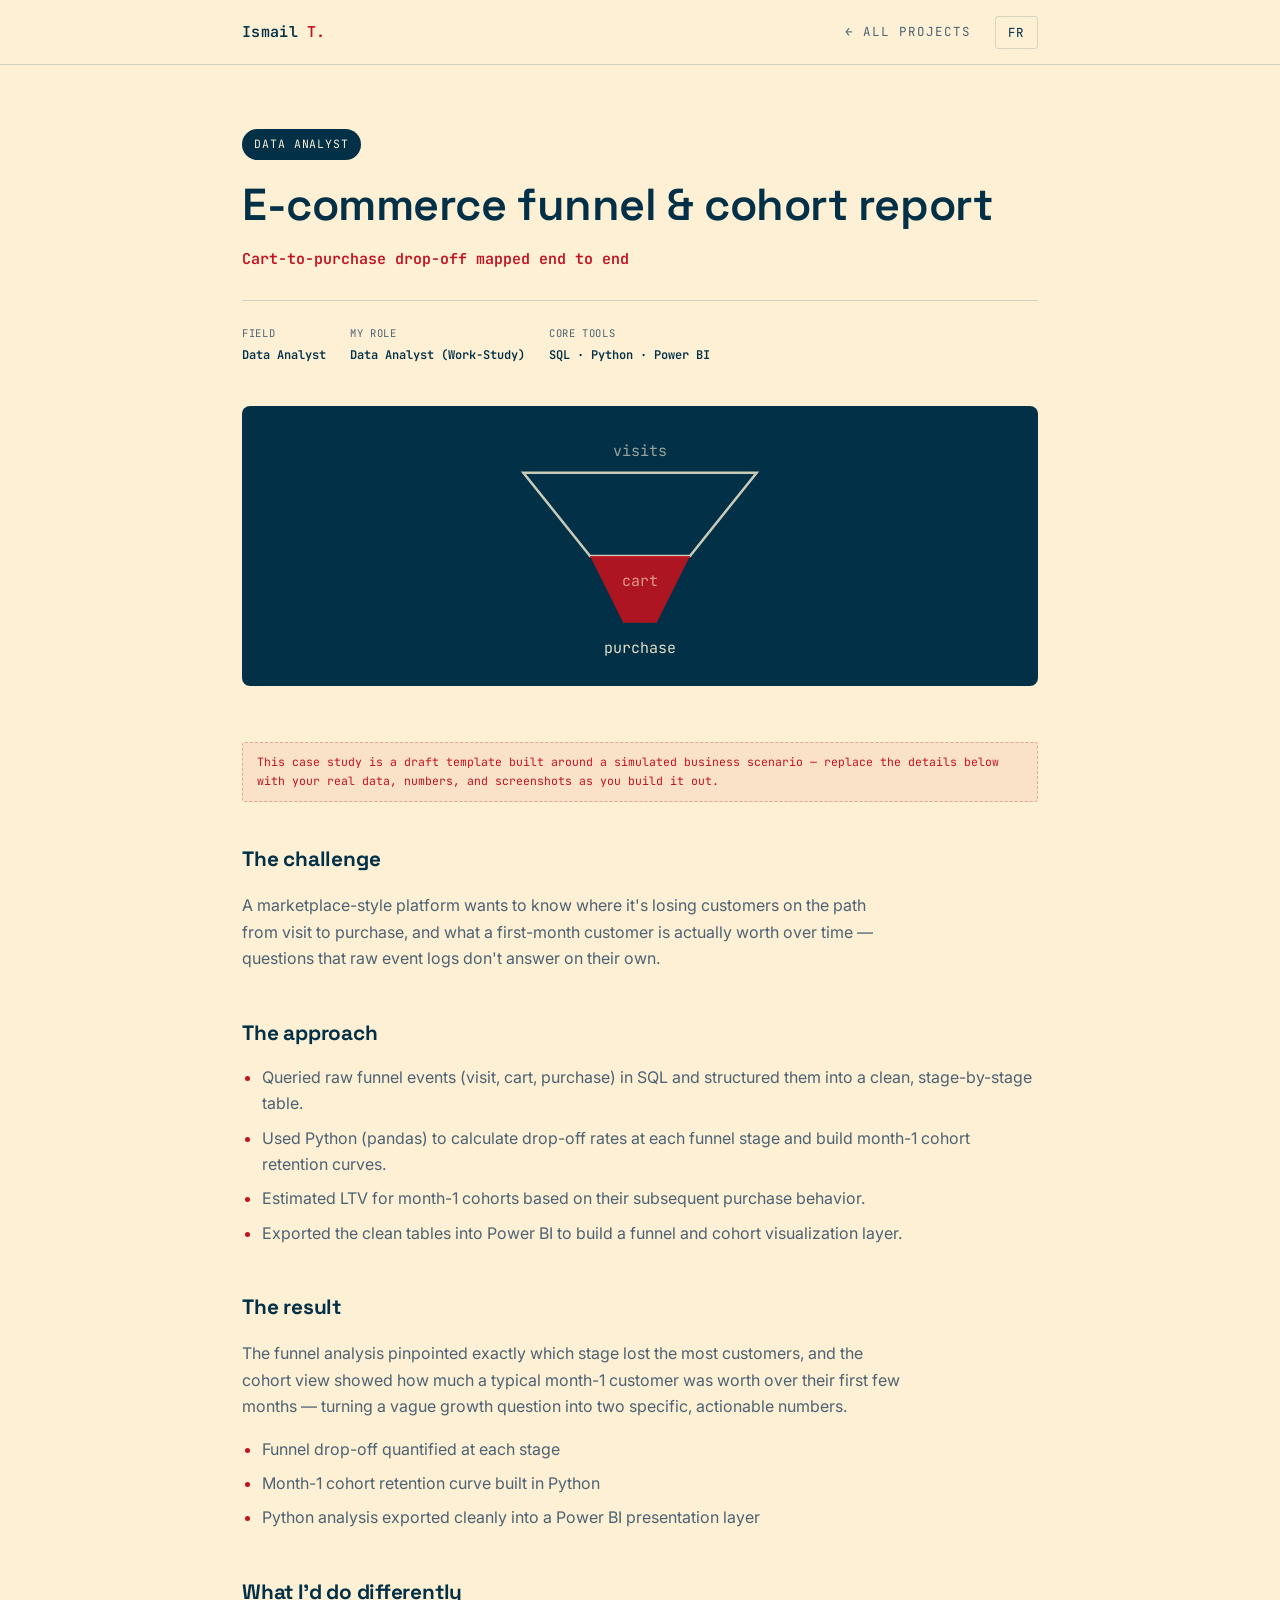
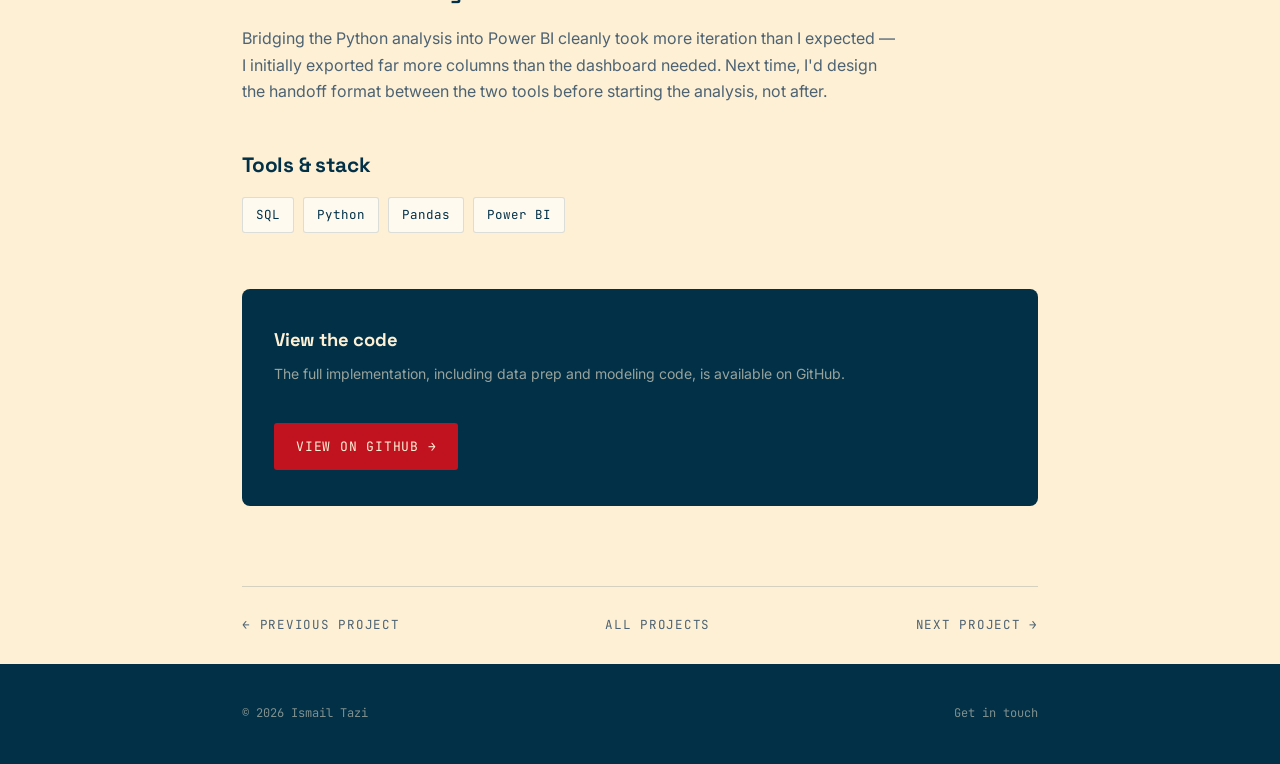
<file: projects/ecommerce-funnel-cohort-report.html>
<!DOCTYPE html>
<html lang="en">
<head>
<meta charset="UTF-8">
<meta name="viewport" content="width=device-width, initial-scale=1.0">
<title>E-commerce funnel &amp; cohort report — Ismail Tazi</title>
<link rel="preconnect" href="https://fonts.googleapis.com">
<link rel="preconnect" href="https://fonts.gstatic.com" crossorigin>
<link href="https://fonts.googleapis.com/css2?family=Space+Grotesk:wght@400;500;600;700&family=Inter:wght@400;500;600&family=JetBrains+Mono:wght@400;500;600&display=swap" rel="stylesheet">
<link rel="stylesheet" href="../assets/case-study.css">
</head>
<body>

<header>
  <div class="nav">
    <a class="logo" href="../index.html">Ismail <span>T.</span></a>
    <div class="back-link">
      <a href="../index.html#work" data-i18n="nav.back">&larr; all projects</a>
      <button class="lang-toggle mono" id="langToggle" aria-label="Switch language">FR</button>
    </div>
  </div>
</header>

<main>
  <div class="wrap">

    <div class="case-header">
      <span class="case-eyebrow" data-i18n="cat">Data Analyst</span>
      <h1 data-i18n="title">E-commerce funnel &amp; cohort report</h1>
      <div class="case-metric" data-i18n="metric">Cart-to-purchase drop-off mapped end to end</div>

      <div class="case-meta">
        <div class="case-meta-item">
          <span class="meta-label" data-i18n="meta.field.label">Field</span>
          <span class="meta-val" data-i18n="cat">Data Analyst</span>
        </div>
        <div class="case-meta-item">
          <span class="meta-label" data-i18n="meta.role.label">My role</span>
          <span class="meta-val" data-i18n="meta.role.val">Data Analyst (Work-Study)</span>
        </div>
        <div class="case-meta-item">
          <span class="meta-label" data-i18n="meta.tools.label">Core tools</span>
          <span class="meta-val">SQL · Python · Power BI</span>
        </div>
      </div>
    </div>

    <div class="case-visual" aria-hidden="true">
      <svg viewBox="0 0 240 168" xmlns="http://www.w3.org/2000/svg">
            <path d="M50 40 H190 L150 90 H90 Z" fill="none" stroke="#FDF0D5" stroke-width="1.5" opacity="0.8"/>
            <path d="M90 90 H150 L130 130 H110 Z" fill="#C1121F" opacity="0.9"/>
            <text x="120" y="30" font-family="JetBrains Mono, monospace" font-size="9" fill="#FDF0D5" text-anchor="middle" opacity="0.6">visits</text>
            <text x="120" y="108" font-family="JetBrains Mono, monospace" font-size="9" fill="#FDF0D5" text-anchor="middle" opacity="0.6">cart</text>
            <text x="120" y="148" font-family="JetBrains Mono, monospace" font-size="9" fill="#FDF0D5" text-anchor="middle" opacity="0.9">purchase</text>
      </svg>
    </div>

    <span class="placeholder-note" data-i18n="note">This case study is a draft template built around a simulated business scenario — replace the details below with your real data, numbers, and screenshots as you build it out.</span>

    <div class="case-body" style="margin-top:40px;">

      <div class="case-section">
        <h2 data-i18n="challenge.h">The challenge</h2>
        <p data-i18n="challenge.p">A marketplace-style platform wants to know where it's losing customers on the path from visit to purchase, and what a first-month customer is actually worth over time — questions that raw event logs don't answer on their own.</p>
      </div>

      <div class="case-section">
        <h2 data-i18n="approach.h">The approach</h2>
        <ul>
          <li data-i18n="approach.1">Queried raw funnel events (visit, cart, purchase) in SQL and structured them into a clean, stage-by-stage table.</li>
          <li data-i18n="approach.2">Used Python (pandas) to calculate drop-off rates at each funnel stage and build month-1 cohort retention curves.</li>
          <li data-i18n="approach.3">Estimated LTV for month-1 cohorts based on their subsequent purchase behavior.</li>
          <li data-i18n="approach.4">Exported the clean tables into Power BI to build a funnel and cohort visualization layer.</li>
        </ul>
      </div>

      <div class="case-section">
        <h2 data-i18n="result.h">The result</h2>
        <p data-i18n="result.p">The funnel analysis pinpointed exactly which stage lost the most customers, and the cohort view showed how much a typical month-1 customer was worth over their first few months — turning a vague growth question into two specific, actionable numbers.</p>
        <ul style="margin-top:14px;">
          <li data-i18n="result.item.1">Funnel drop-off quantified at each stage</li>
          <li data-i18n="result.item.2">Month-1 cohort retention curve built in Python</li>
          <li data-i18n="result.item.3">Python analysis exported cleanly into a Power BI presentation layer</li>
        </ul>
      </div>

      <div class="case-section">
        <h2 data-i18n="reflect.h">What I'd do differently</h2>
        <p data-i18n="reflect.p">Bridging the Python analysis into Power BI cleanly took more iteration than I expected — I initially exported far more columns than the dashboard needed. Next time, I'd design the handoff format between the two tools before starting the analysis, not after.</p>
      </div>

      <div class="case-section">
        <h2 data-i18n="stack.h">Tools &amp; stack</h2>
        <div class="stack-tags"><span>SQL</span><span>Python</span><span>Pandas</span><span>Power BI</span></div>
      </div>

      <!-- GitHub link: add the real repo URL below once this project has a public repo -->
      <div class="github-cta">
        <div>
          <h3 data-i18n="github.h">View the code</h3>
          <p data-i18n="github.p">The full implementation, including data prep and modeling code, is available on GitHub.</p>
        </div>
        <a class="github-btn" href="#" target="_blank" rel="noopener" data-i18n="github.btn">View on GitHub &rarr;</a>
      </div>

    </div>

    <div class="case-next">
      <a href="dbt-snowflake-pipeline.html" data-i18n="nav.prev">&larr; previous project</a>
      <a href="../index.html#work" data-i18n="nav.allwork">all projects</a>
      <a href="churn-prediction-model.html" data-i18n="nav.next">next project &rarr;</a>
    </div>

  </div>
</main>

<footer>
  <div class="wrap">
    <span>&copy; 2026 Ismail Tazi</span>
    <a href="../index.html#contact" data-i18n="footer.contact">Get in touch</a>
  </div>
</footer>

<script>
  window.CASE_TITLES = { en: "E-commerce funnel &amp; cohort report — Ismail Tazi", fr: "Rapport de funnel et cohortes e-commerce — Ismail Tazi" };
  window.CASE_TRANSLATIONS = {
    en: {
      "nav.back": "&larr; all projects",
      "meta.field.label": "Field",
      "meta.role.label": "My role",
      "meta.role.val": "Data Analyst (Work-Study)",
      "meta.tools.label": "Core tools",
      "note": "This case study is a draft template built around a simulated business scenario — replace the details below with your real data, numbers, and screenshots as you build it out.",
      "challenge.h": "The challenge",
      "approach.h": "The approach",
      "result.h": "The result",
      "reflect.h": "What I'd do differently",
      "stack.h": "Tools &amp; stack",
      "github.h": "View the code",
      "github.p": "The full implementation, including data prep and modeling code, is available on GitHub.",
      "github.btn": "View on GitHub &rarr;",
      "nav.prev": "&larr; previous project",
      "nav.allwork": "all projects",
      "nav.next": "next project &rarr;",
      "footer.contact": "Get in touch",
      "cat": "Data Analyst",
      "title": "E-commerce funnel &amp; cohort report",
      "metric": "Cart-to-purchase drop-off mapped end to end",
      "challenge.p": "A marketplace-style platform wants to know where it's losing customers on the path from visit to purchase, and what a first-month customer is actually worth over time — questions that raw event logs don't answer on their own.",
      "result.p": "The funnel analysis pinpointed exactly which stage lost the most customers, and the cohort view showed how much a typical month-1 customer was worth over their first few months — turning a vague growth question into two specific, actionable numbers.",
      "reflect.p": "Bridging the Python analysis into Power BI cleanly took more iteration than I expected — I initially exported far more columns than the dashboard needed. Next time, I'd design the handoff format between the two tools before starting the analysis, not after.",
      "approach.1": "Queried raw funnel events (visit, cart, purchase) in SQL and structured them into a clean, stage-by-stage table.",
      "approach.2": "Used Python (pandas) to calculate drop-off rates at each funnel stage and build month-1 cohort retention curves.",
      "approach.3": "Estimated LTV for month-1 cohorts based on their subsequent purchase behavior.",
      "approach.4": "Exported the clean tables into Power BI to build a funnel and cohort visualization layer.",
      "result.item.1": "Funnel drop-off quantified at each stage",
      "result.item.2": "Month-1 cohort retention curve built in Python",
      "result.item.3": "Python analysis exported cleanly into a Power BI presentation layer",
    },
    fr: {
      "nav.back": "&larr; tous les projets",
      "meta.field.label": "Domaine",
      "meta.role.label": "Mon rôle",
      "meta.role.val": "Data Analyst (Alternance)",
      "meta.tools.label": "Outils principaux",
      "note": "Cette étude de cas est un modèle provisoire construit autour d'un scénario métier simulé — remplacez les détails ci-dessous par vos vraies données, chiffres et captures d'écran au fur et à mesure.",
      "challenge.h": "Le défi",
      "approach.h": "L'approche",
      "result.h": "Le résultat",
      "reflect.h": "Ce que je ferais différemment",
      "stack.h": "Outils &amp; stack",
      "github.h": "Voir le code",
      "github.p": "L'implémentation complète, incluant la préparation des données et le code de modélisation, est disponible sur GitHub.",
      "github.btn": "Voir sur GitHub &rarr;",
      "nav.prev": "&larr; projet précédent",
      "nav.allwork": "tous les projets",
      "nav.next": "projet suivant &rarr;",
      "footer.contact": "Me contacter",
      "cat": "Analyste de données",
      "title": "Rapport de funnel et cohortes e-commerce",
      "metric": "Taux d'abandon panier-achat cartographié de bout en bout",
      "challenge.p": "Une plateforme de type marketplace veut savoir où elle perd des clients entre la visite et l'achat, et ce que vaut réellement un client de premier mois dans le temps — des questions auxquelles les logs d'événements bruts ne répondent pas seuls.",
      "result.p": "L'analyse du funnel a permis d'identifier précisément l'étape qui perdait le plus de clients, et la vue par cohorte a montré la valeur d'un client type du mois 1 sur ses premiers mois — transformant une question de croissance vague en deux chiffres précis et exploitables.",
      "reflect.p": "Faire le pont proprement entre l'analyse Python et Power BI a demandé plus d'itérations que prévu — j'ai d'abord exporté bien plus de colonnes que nécessaire pour le tableau de bord. La prochaine fois, je concevrais le format de transfert entre les deux outils avant de commencer l'analyse, pas après.",
      "approach.1": "Interrogé les événements de funnel bruts (visite, panier, achat) sous SQL et structuré une table propre, étape par étape.",
      "approach.2": "Utilisé Python (pandas) pour calculer les taux d'abandon à chaque étape du funnel et construire des courbes de rétention par cohorte du mois 1.",
      "approach.3": "Estimé la LTV des cohortes du mois 1 à partir de leur comportement d'achat ultérieur.",
      "approach.4": "Exporté les tables nettoyées vers Power BI pour construire une couche de visualisation du funnel et des cohortes.",
      "result.item.1": "Abandon du funnel quantifié à chaque étape",
      "result.item.2": "Courbe de rétention par cohorte du mois 1 construite en Python",
      "result.item.3": "Analyse Python exportée proprement vers une couche de présentation Power BI",
    }
  };
</script>
<script src="../assets/case-study.js"></script>

</body>
</html>
</file>
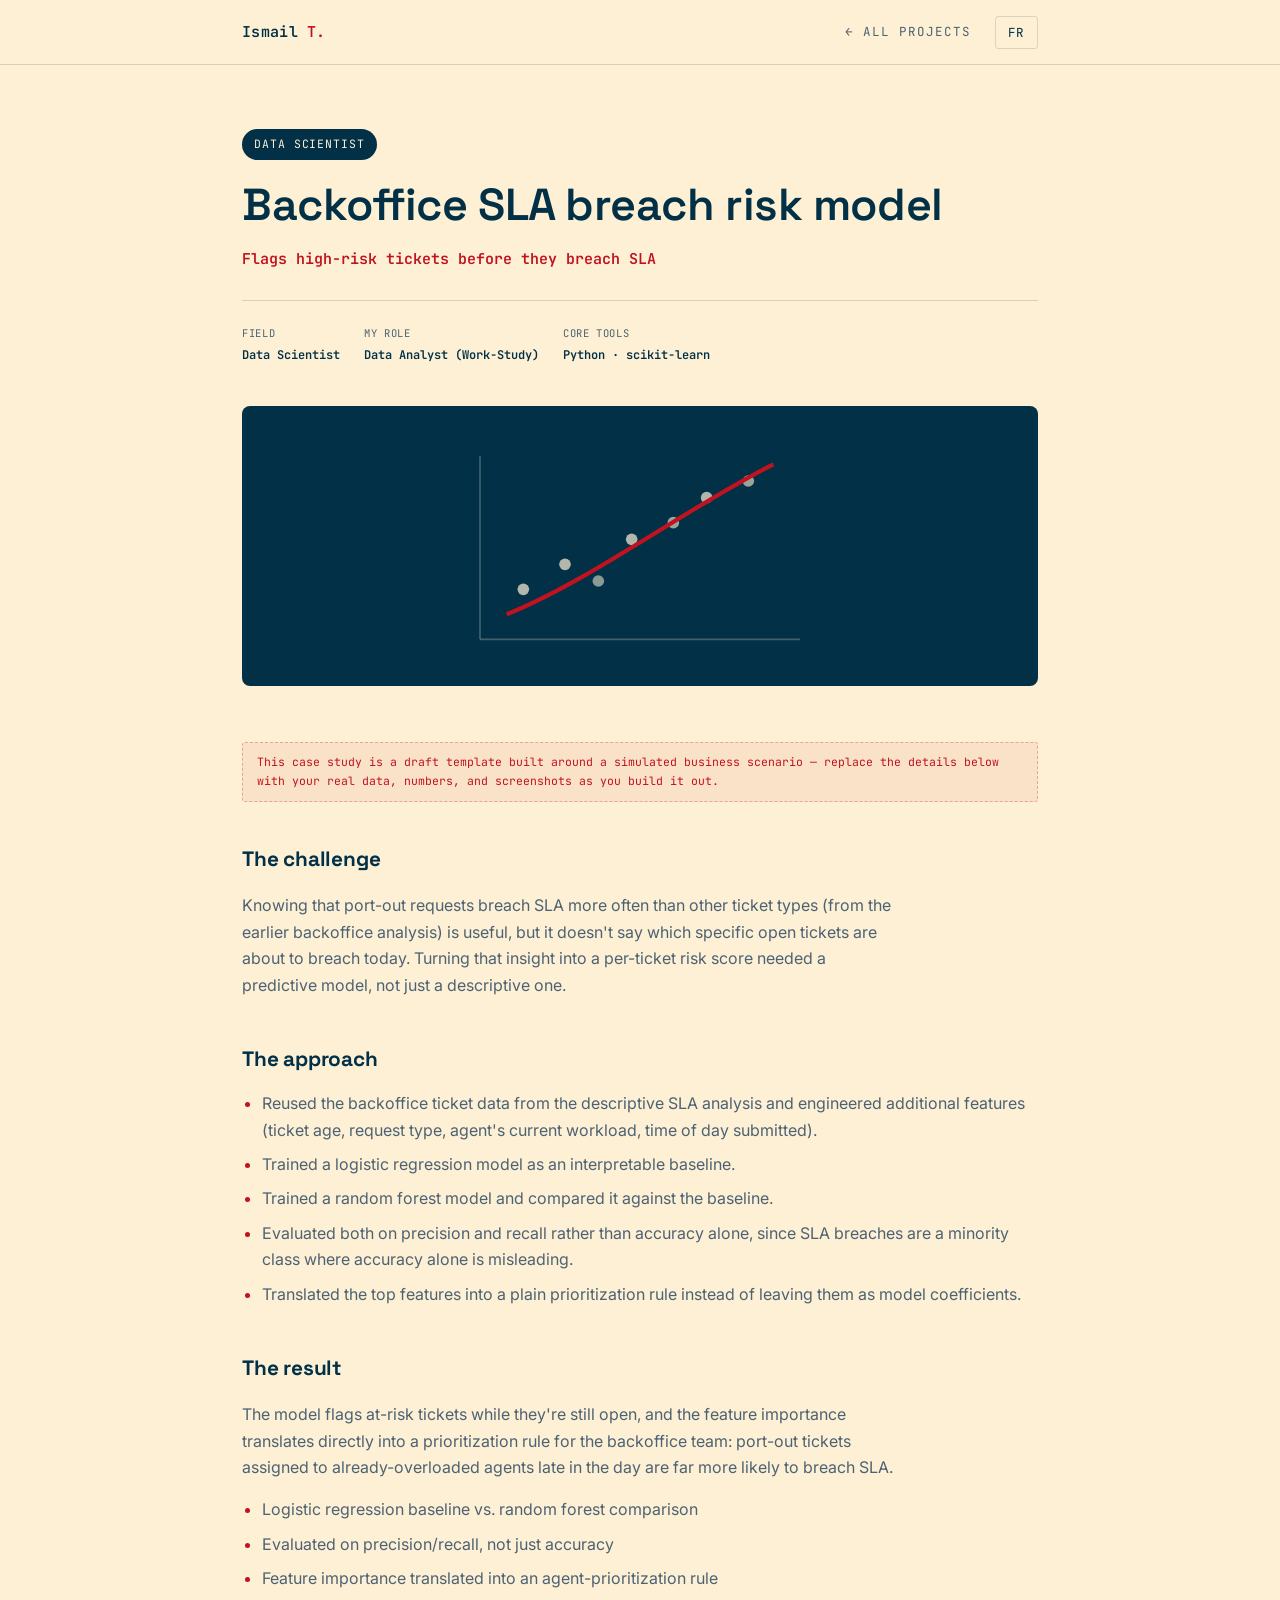
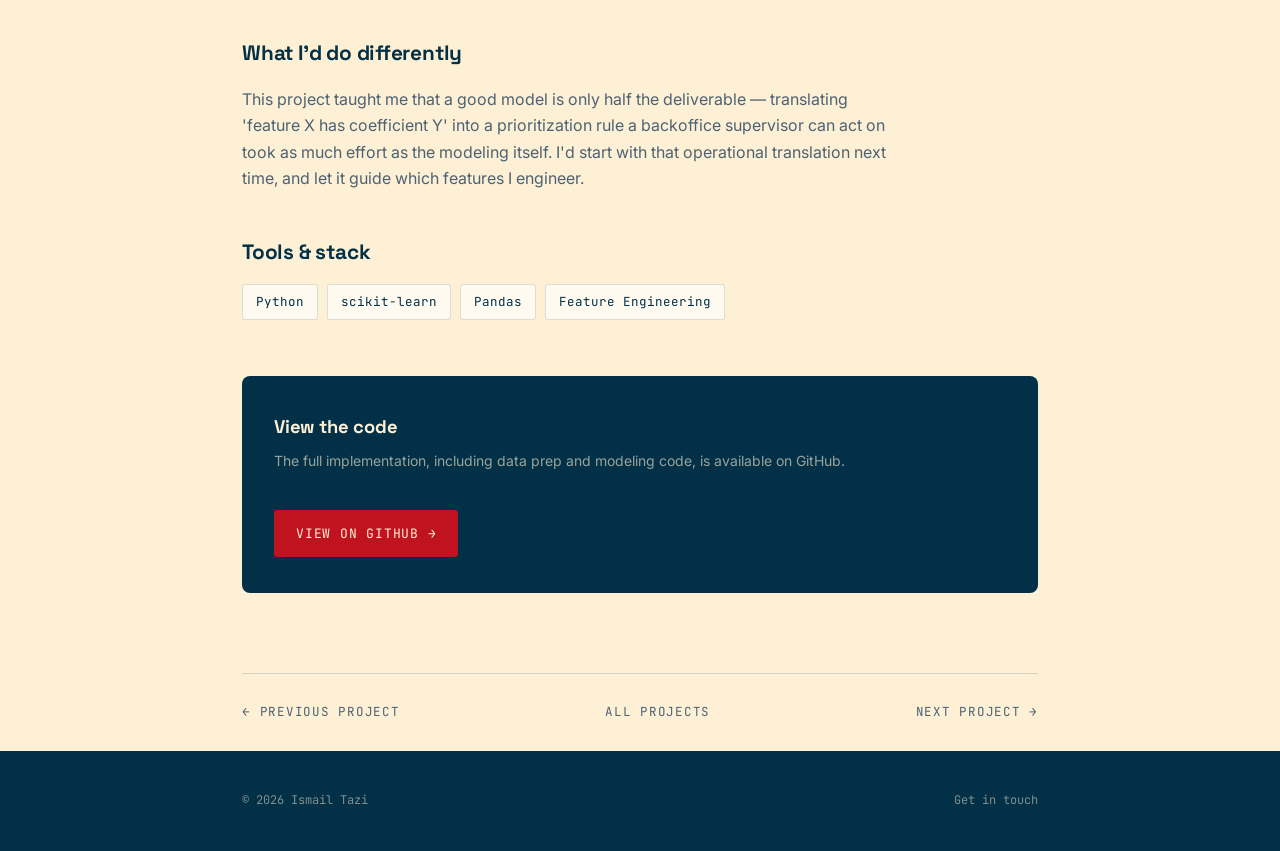
<file: projects/sla-breach-risk-model.html>
<!DOCTYPE html>
<html lang="en">
<head>
<meta charset="UTF-8">
<meta name="viewport" content="width=device-width, initial-scale=1.0">
<title>Backoffice SLA breach risk model — Ismail Tazi</title>
<link rel="preconnect" href="https://fonts.googleapis.com">
<link rel="preconnect" href="https://fonts.gstatic.com" crossorigin>
<link href="https://fonts.googleapis.com/css2?family=Space+Grotesk:wght@400;500;600;700&family=Inter:wght@400;500;600&family=JetBrains+Mono:wght@400;500;600&display=swap" rel="stylesheet">
<link rel="stylesheet" href="../assets/case-study.css">
</head>
<body>

<header>
  <div class="nav">
    <a class="logo" href="../index.html">Ismail <span>T.</span></a>
    <div class="back-link">
      <a href="../index.html#work" data-i18n="nav.back">&larr; all projects</a>
      <button class="lang-toggle mono" id="langToggle" aria-label="Switch language">FR</button>
    </div>
  </div>
</header>

<main>
  <div class="wrap">

    <div class="case-header">
      <span class="case-eyebrow" data-i18n="cat">Data Scientist</span>
      <h1 data-i18n="title">Backoffice SLA breach risk model</h1>
      <div class="case-metric" data-i18n="metric">Flags high-risk tickets before they breach SLA</div>

      <div class="case-meta">
        <div class="case-meta-item">
          <span class="meta-label" data-i18n="meta.field.label">Field</span>
          <span class="meta-val" data-i18n="cat">Data Scientist</span>
        </div>
        <div class="case-meta-item">
          <span class="meta-label" data-i18n="meta.role.label">My role</span>
          <span class="meta-val" data-i18n="meta.role.val">Data Analyst (Work-Study)</span>
        </div>
        <div class="case-meta-item">
          <span class="meta-label" data-i18n="meta.tools.label">Core tools</span>
          <span class="meta-val">Python · scikit-learn</span>
        </div>
      </div>
    </div>

    <div class="case-visual" aria-hidden="true">
      <svg viewBox="0 0 240 168" xmlns="http://www.w3.org/2000/svg">
            <line x1="24" y1="30" x2="24" y2="140" stroke="#FDF0D5" stroke-width="1" opacity="0.25"/>
            <line x1="24" y1="140" x2="216" y2="140" stroke="#FDF0D5" stroke-width="1" opacity="0.25"/>
            <circle cx="50" cy="110" r="3.5" fill="#FDF0D5" opacity="0.7"/>
            <circle cx="75" cy="95" r="3.5" fill="#FDF0D5" opacity="0.7"/>
            <circle cx="95" cy="105" r="3.5" fill="#FDF0D5" opacity="0.55"/>
            <circle cx="115" cy="80" r="3.5" fill="#FDF0D5" opacity="0.7"/>
            <circle cx="140" cy="70" r="3.5" fill="#FDF0D5" opacity="0.6"/>
            <circle cx="160" cy="55" r="3.5" fill="#FDF0D5" opacity="0.7"/>
            <circle cx="185" cy="45" r="3.5" fill="#FDF0D5" opacity="0.6"/>
            <path d="M40 125 C 90 105, 150 60, 200 35" stroke="#C1121F" stroke-width="2.5" fill="none"/>
      </svg>
    </div>

    <span class="placeholder-note" data-i18n="note">This case study is a draft template built around a simulated business scenario — replace the details below with your real data, numbers, and screenshots as you build it out.</span>

    <div class="case-body" style="margin-top:40px;">

      <div class="case-section">
        <h2 data-i18n="challenge.h">The challenge</h2>
        <p data-i18n="challenge.p">Knowing that port-out requests breach SLA more often than other ticket types (from the earlier backoffice analysis) is useful, but it doesn't say which specific open tickets are about to breach today. Turning that insight into a per-ticket risk score needed a predictive model, not just a descriptive one.</p>
      </div>

      <div class="case-section">
        <h2 data-i18n="approach.h">The approach</h2>
        <ul>
          <li data-i18n="approach.1">Reused the backoffice ticket data from the descriptive SLA analysis and engineered additional features (ticket age, request type, agent's current workload, time of day submitted).</li>
          <li data-i18n="approach.2">Trained a logistic regression model as an interpretable baseline.</li>
          <li data-i18n="approach.3">Trained a random forest model and compared it against the baseline.</li>
          <li data-i18n="approach.4">Evaluated both on precision and recall rather than accuracy alone, since SLA breaches are a minority class where accuracy alone is misleading.</li>
          <li data-i18n="approach.5">Translated the top features into a plain prioritization rule instead of leaving them as model coefficients.</li>
        </ul>
      </div>

      <div class="case-section">
        <h2 data-i18n="result.h">The result</h2>
        <p data-i18n="result.p">The model flags at-risk tickets while they're still open, and the feature importance translates directly into a prioritization rule for the backoffice team: port-out tickets assigned to already-overloaded agents late in the day are far more likely to breach SLA.</p>
        <ul style="margin-top:14px;">
          <li data-i18n="result.item.1">Logistic regression baseline vs. random forest comparison</li>
          <li data-i18n="result.item.2">Evaluated on precision/recall, not just accuracy</li>
          <li data-i18n="result.item.3">Feature importance translated into an agent-prioritization rule</li>
        </ul>
      </div>

      <div class="case-section">
        <h2 data-i18n="reflect.h">What I'd do differently</h2>
        <p data-i18n="reflect.p">This project taught me that a good model is only half the deliverable — translating 'feature X has coefficient Y' into a prioritization rule a backoffice supervisor can act on took as much effort as the modeling itself. I'd start with that operational translation next time, and let it guide which features I engineer.</p>
      </div>

      <div class="case-section">
        <h2 data-i18n="stack.h">Tools &amp; stack</h2>
        <div class="stack-tags"><span>Python</span><span>scikit-learn</span><span>Pandas</span><span>Feature Engineering</span></div>
      </div>

      <!-- GitHub link: add the real repo URL below once this project has a public repo -->
      <div class="github-cta">
        <div>
          <h3 data-i18n="github.h">View the code</h3>
          <p data-i18n="github.p">The full implementation, including data prep and modeling code, is available on GitHub.</p>
        </div>
        <a class="github-btn" href="#" target="_blank" rel="noopener" data-i18n="github.btn">View on GitHub &rarr;</a>
      </div>

    </div>

    <div class="case-next">
      <a href="ecommerce-funnel-cohort-report.html" data-i18n="nav.prev">&larr; previous project</a>
      <a href="../index.html#work" data-i18n="nav.allwork">all projects</a>
      <a href="budget-variance-report.html" data-i18n="nav.next">next project &rarr;</a>
    </div>

  </div>
</main>

<footer>
  <div class="wrap">
    <span>&copy; 2026 Ismail Tazi</span>
    <a href="../index.html#contact" data-i18n="footer.contact">Get in touch</a>
  </div>
</footer>

<script>
  window.CASE_TITLES = { en: "Backoffice SLA breach risk model — Ismail Tazi", fr: "Modèle de risque de manquement SLA backoffice — Ismail Tazi" };
  window.CASE_TRANSLATIONS = {
    en: {
      "nav.back": "&larr; all projects",
      "meta.field.label": "Field",
      "meta.role.label": "My role",
      "meta.role.val": "Data Analyst (Work-Study)",
      "meta.tools.label": "Core tools",
      "note": "This case study is a draft template built around a simulated business scenario — replace the details below with your real data, numbers, and screenshots as you build it out.",
      "challenge.h": "The challenge",
      "approach.h": "The approach",
      "result.h": "The result",
      "reflect.h": "What I'd do differently",
      "stack.h": "Tools &amp; stack",
      "github.h": "View the code",
      "github.p": "The full implementation, including data prep and modeling code, is available on GitHub.",
      "github.btn": "View on GitHub &rarr;",
      "nav.prev": "&larr; previous project",
      "nav.allwork": "all projects",
      "nav.next": "next project &rarr;",
      "footer.contact": "Get in touch",
      "cat": "Data Scientist",
      "title": "Backoffice SLA breach risk model",
      "metric": "Flags high-risk tickets before they breach SLA",
      "challenge.p": "Knowing that port-out requests breach SLA more often than other ticket types (from the earlier backoffice analysis) is useful, but it doesn't say which specific open tickets are about to breach today. Turning that insight into a per-ticket risk score needed a predictive model, not just a descriptive one.",
      "result.p": "The model flags at-risk tickets while they're still open, and the feature importance translates directly into a prioritization rule for the backoffice team: port-out tickets assigned to already-overloaded agents late in the day are far more likely to breach SLA.",
      "reflect.p": "This project taught me that a good model is only half the deliverable — translating 'feature X has coefficient Y' into a prioritization rule a backoffice supervisor can act on took as much effort as the modeling itself. I'd start with that operational translation next time, and let it guide which features I engineer.",
      "approach.1": "Reused the backoffice ticket data from the descriptive SLA analysis and engineered additional features (ticket age, request type, agent's current workload, time of day submitted).",
      "approach.2": "Trained a logistic regression model as an interpretable baseline.",
      "approach.3": "Trained a random forest model and compared it against the baseline.",
      "approach.4": "Evaluated both on precision and recall rather than accuracy alone, since SLA breaches are a minority class where accuracy alone is misleading.",
      "approach.5": "Translated the top features into a plain prioritization rule instead of leaving them as model coefficients.",
      "result.item.1": "Logistic regression baseline vs. random forest comparison",
      "result.item.2": "Evaluated on precision/recall, not just accuracy",
      "result.item.3": "Feature importance translated into an agent-prioritization rule",
    },
    fr: {
      "nav.back": "&larr; tous les projets",
      "meta.field.label": "Domaine",
      "meta.role.label": "Mon rôle",
      "meta.role.val": "Data Analyst (Alternance)",
      "meta.tools.label": "Outils principaux",
      "note": "Cette étude de cas est un modèle provisoire construit autour d'un scénario métier simulé — remplacez les détails ci-dessous par vos vraies données, chiffres et captures d'écran au fur et à mesure.",
      "challenge.h": "Le défi",
      "approach.h": "L'approche",
      "result.h": "Le résultat",
      "reflect.h": "Ce que je ferais différemment",
      "stack.h": "Outils &amp; stack",
      "github.h": "Voir le code",
      "github.p": "L'implémentation complète, incluant la préparation des données et le code de modélisation, est disponible sur GitHub.",
      "github.btn": "Voir sur GitHub &rarr;",
      "nav.prev": "&larr; projet précédent",
      "nav.allwork": "tous les projets",
      "nav.next": "projet suivant &rarr;",
      "footer.contact": "Me contacter",
      "cat": "Data Scientist",
      "title": "Modèle de risque de manquement SLA backoffice",
      "metric": "Signale les tickets à risque avant le manquement SLA",
      "challenge.p": "Savoir que les demandes de port-out enfreignent le SLA plus souvent que les autres types de tickets (grâce à l'analyse backoffice précédente) est utile, mais cela n'indique pas quels tickets ouverts précis sont sur le point d'enfreindre le SLA aujourd'hui. Transformer ce constat en score de risque par ticket nécessitait un modèle prédictif, pas seulement descriptif.",
      "result.p": "Le modèle signale les tickets à risque pendant qu'ils sont encore ouverts, et l'importance des variables se traduit directement en règle de priorisation pour l'équipe backoffice : les tickets de port-out assignés à des agents déjà surchargés en fin de journée sont bien plus susceptibles d'enfreindre le SLA.",
      "reflect.p": "Ce projet m'a appris qu'un bon modèle n'est que la moitié du livrable — traduire « la variable X a un coefficient Y » en règle de priorisation exploitable par un superviseur backoffice a demandé autant d'effort que la modélisation elle-même. La prochaine fois, je partirais de cette traduction opérationnelle, et je la laisserais guider les variables à construire.",
      "approach.1": "Réutilisé les données de tickets backoffice de l'analyse SLA descriptive et conçu des variables supplémentaires (ancienneté du ticket, type de demande, charge de travail actuelle de l'agent, heure de soumission).",
      "approach.2": "Entraîné un modèle de régression logistique comme référence interprétable.",
      "approach.3": "Entraîné un modèle random forest et comparé ses performances à la référence.",
      "approach.4": "Évalué les deux modèles sur la précision et le rappel plutôt que la seule exactitude, les manquements SLA étant une classe minoritaire où l'exactitude est trompeuse.",
      "approach.5": "Traduit les variables les plus importantes en règle de priorisation simple plutôt que de les laisser sous forme de coefficients de modèle.",
      "result.item.1": "Comparaison entre une référence en régression logistique et un random forest",
      "result.item.2": "Évalué sur la précision et le rappel, pas seulement l'exactitude",
      "result.item.3": "Importance des variables traduite en règle de priorisation des agents",
    }
  };
</script>
<script src="../assets/case-study.js"></script>

</body>
</html>
</file>
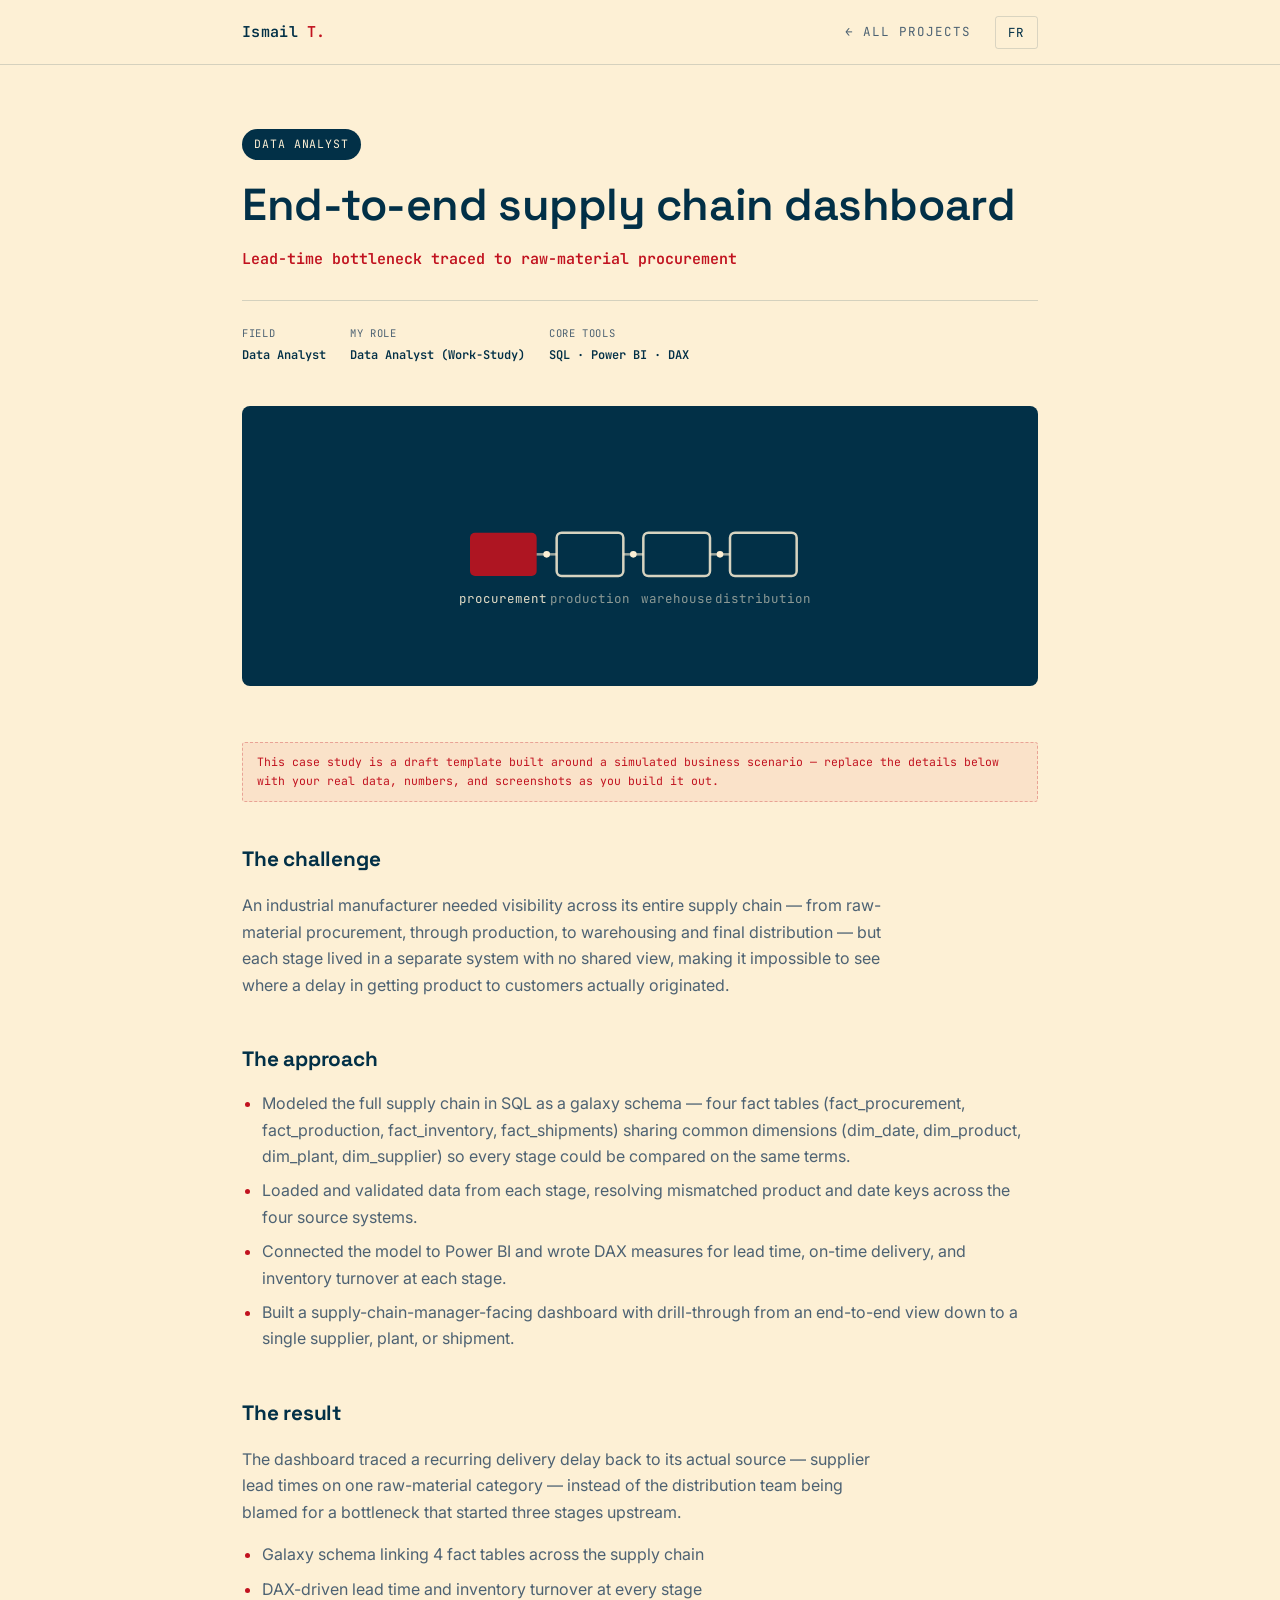
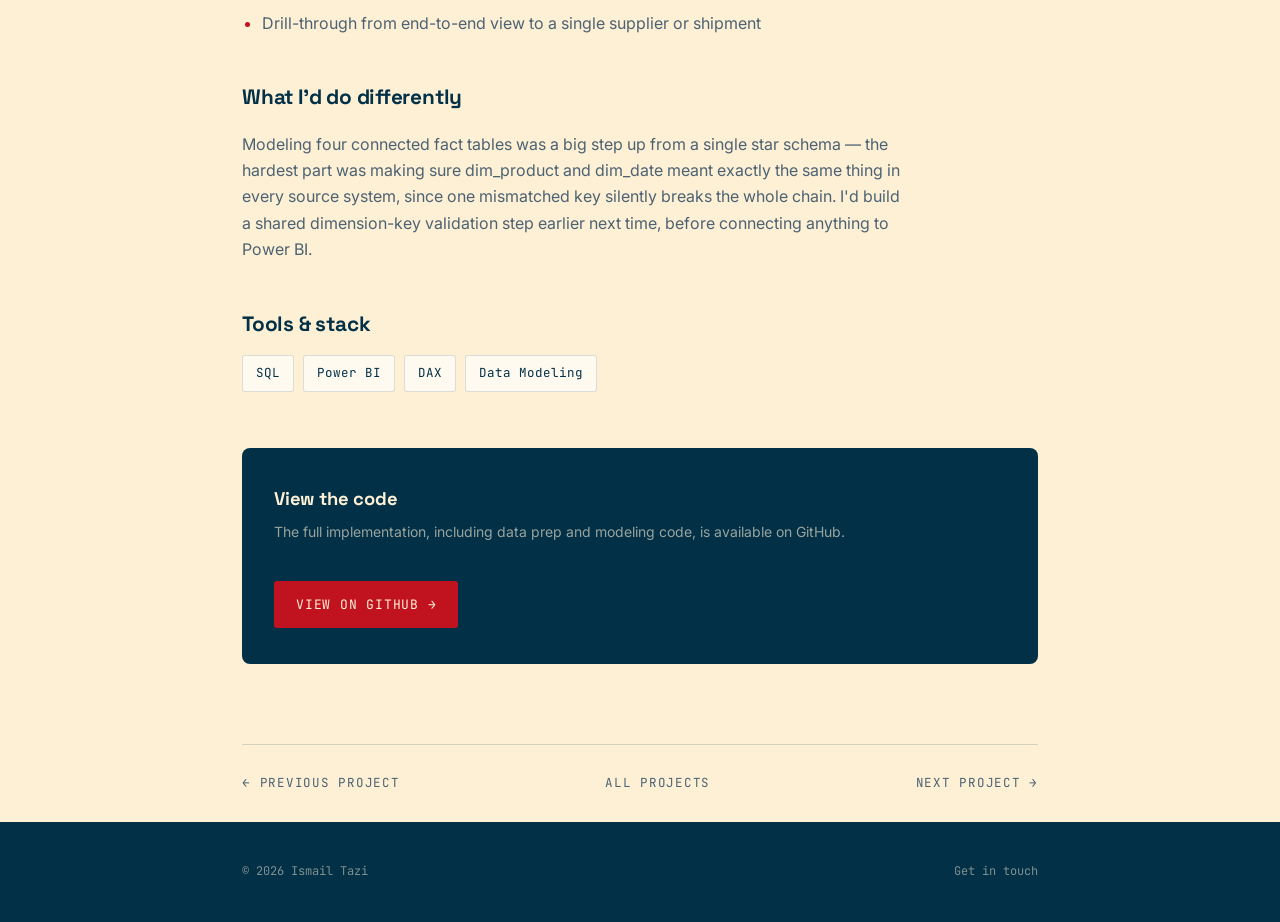
<file: projects/supply-chain-dashboard.html>
<!DOCTYPE html>
<html lang="en">
<head>
<meta charset="UTF-8">
<meta name="viewport" content="width=device-width, initial-scale=1.0">
<title>End-to-end supply chain dashboard — Ismail Tazi</title>
<link rel="preconnect" href="https://fonts.googleapis.com">
<link rel="preconnect" href="https://fonts.gstatic.com" crossorigin>
<link href="https://fonts.googleapis.com/css2?family=Space+Grotesk:wght@400;500;600;700&family=Inter:wght@400;500;600&family=JetBrains+Mono:wght@400;500;600&display=swap" rel="stylesheet">
<link rel="stylesheet" href="../assets/case-study.css">
</head>
<body>

<header>
  <div class="nav">
    <a class="logo" href="../index.html">Ismail <span>T.</span></a>
    <div class="back-link">
      <a href="../index.html#work" data-i18n="nav.back">&larr; all projects</a>
      <button class="lang-toggle mono" id="langToggle" aria-label="Switch language">FR</button>
    </div>
  </div>
</header>

<main>
  <div class="wrap">

    <div class="case-header">
      <span class="case-eyebrow" data-i18n="cat">Data Analyst</span>
      <h1 data-i18n="title">End-to-end supply chain dashboard</h1>
      <div class="case-metric" data-i18n="metric">Lead-time bottleneck traced to raw-material procurement</div>

      <div class="case-meta">
        <div class="case-meta-item">
          <span class="meta-label" data-i18n="meta.field.label">Field</span>
          <span class="meta-val" data-i18n="cat">Data Analyst</span>
        </div>
        <div class="case-meta-item">
          <span class="meta-label" data-i18n="meta.role.label">My role</span>
          <span class="meta-val" data-i18n="meta.role.val">Data Analyst (Work-Study)</span>
        </div>
        <div class="case-meta-item">
          <span class="meta-label" data-i18n="meta.tools.label">Core tools</span>
          <span class="meta-val">SQL · Power BI · DAX</span>
        </div>
      </div>
    </div>

    <div class="case-visual" aria-hidden="true">
      <svg viewBox="0 0 240 168" xmlns="http://www.w3.org/2000/svg">
            <rect x="18" y="76" width="40" height="26" rx="3" fill="#C1121F" opacity="0.9"/>
            <rect x="70" y="76" width="40" height="26" rx="3" stroke="#FDF0D5" stroke-width="1.5" fill="none" opacity="0.85"/>
            <rect x="122" y="76" width="40" height="26" rx="3" stroke="#FDF0D5" stroke-width="1.5" fill="none" opacity="0.85"/>
            <rect x="174" y="76" width="40" height="26" rx="3" stroke="#FDF0D5" stroke-width="1.5" fill="none" opacity="0.85"/>
            <path d="M58 89 H70" stroke="#FDF0D5" stroke-width="1.5" opacity="0.6"/>
            <path d="M110 89 H122" stroke="#FDF0D5" stroke-width="1.5" opacity="0.6"/>
            <path d="M162 89 H174" stroke="#FDF0D5" stroke-width="1.5" opacity="0.6"/>
            <circle cx="64" cy="89" r="2" fill="#FDF0D5"/>
            <circle cx="116" cy="89" r="2" fill="#FDF0D5"/>
            <circle cx="168" cy="89" r="2" fill="#FDF0D5"/>
            <text x="38" y="118" font-family="JetBrains Mono, monospace" font-size="7.5" fill="#FDF0D5" text-anchor="middle" opacity="0.9">procurement</text>
            <text x="90" y="118" font-family="JetBrains Mono, monospace" font-size="7.5" fill="#FDF0D5" text-anchor="middle" opacity="0.55">production</text>
            <text x="142" y="118" font-family="JetBrains Mono, monospace" font-size="7.5" fill="#FDF0D5" text-anchor="middle" opacity="0.55">warehouse</text>
            <text x="194" y="118" font-family="JetBrains Mono, monospace" font-size="7.5" fill="#FDF0D5" text-anchor="middle" opacity="0.55">distribution</text>
      </svg>
    </div>

    <span class="placeholder-note" data-i18n="note">This case study is a draft template built around a simulated business scenario — replace the details below with your real data, numbers, and screenshots as you build it out.</span>

    <div class="case-body" style="margin-top:40px;">

      <div class="case-section">
        <h2 data-i18n="challenge.h">The challenge</h2>
        <p data-i18n="challenge.p">An industrial manufacturer needed visibility across its entire supply chain — from raw-material procurement, through production, to warehousing and final distribution — but each stage lived in a separate system with no shared view, making it impossible to see where a delay in getting product to customers actually originated.</p>
      </div>

      <div class="case-section">
        <h2 data-i18n="approach.h">The approach</h2>
        <ul>
          <li data-i18n="approach.1">Modeled the full supply chain in SQL as a galaxy schema — four fact tables (fact_procurement, fact_production, fact_inventory, fact_shipments) sharing common dimensions (dim_date, dim_product, dim_plant, dim_supplier) so every stage could be compared on the same terms.</li>
          <li data-i18n="approach.2">Loaded and validated data from each stage, resolving mismatched product and date keys across the four source systems.</li>
          <li data-i18n="approach.3">Connected the model to Power BI and wrote DAX measures for lead time, on-time delivery, and inventory turnover at each stage.</li>
          <li data-i18n="approach.4">Built a supply-chain-manager-facing dashboard with drill-through from an end-to-end view down to a single supplier, plant, or shipment.</li>
        </ul>
      </div>

      <div class="case-section">
        <h2 data-i18n="result.h">The result</h2>
        <p data-i18n="result.p">The dashboard traced a recurring delivery delay back to its actual source — supplier lead times on one raw-material category — instead of the distribution team being blamed for a bottleneck that started three stages upstream.</p>
        <ul style="margin-top:14px;">
          <li data-i18n="result.item.1">Galaxy schema linking 4 fact tables across the supply chain</li>
          <li data-i18n="result.item.2">DAX-driven lead time and inventory turnover at every stage</li>
          <li data-i18n="result.item.3">Drill-through from end-to-end view to a single supplier or shipment</li>
        </ul>
      </div>

      <div class="case-section">
        <h2 data-i18n="reflect.h">What I'd do differently</h2>
        <p data-i18n="reflect.p">Modeling four connected fact tables was a big step up from a single star schema — the hardest part was making sure dim_product and dim_date meant exactly the same thing in every source system, since one mismatched key silently breaks the whole chain. I'd build a shared dimension-key validation step earlier next time, before connecting anything to Power BI.</p>
      </div>

      <div class="case-section">
        <h2 data-i18n="stack.h">Tools &amp; stack</h2>
        <div class="stack-tags"><span>SQL</span><span>Power BI</span><span>DAX</span><span>Data Modeling</span></div>
      </div>

      <!-- GitHub link: add the real repo URL below once this project has a public repo -->
      <div class="github-cta">
        <div>
          <h3 data-i18n="github.h">View the code</h3>
          <p data-i18n="github.p">The full implementation, including data prep and modeling code, is available on GitHub.</p>
        </div>
        <a class="github-btn" href="#" target="_blank" rel="noopener" data-i18n="github.btn">View on GitHub &rarr;</a>
      </div>

    </div>

    <div class="case-next">
      <a href="automated-ingestion-pipeline.html" data-i18n="nav.prev">&larr; previous project</a>
      <a href="../index.html#work" data-i18n="nav.allwork">all projects</a>
      <a href="telecom-backoffice-dashboard.html" data-i18n="nav.next">next project &rarr;</a>
    </div>

  </div>
</main>

<footer>
  <div class="wrap">
    <span>&copy; 2026 Ismail Tazi</span>
    <a href="../index.html#contact" data-i18n="footer.contact">Get in touch</a>
  </div>
</footer>

<script>
  window.CASE_TITLES = { en: "End-to-end supply chain dashboard — Ismail Tazi", fr: "Tableau de bord de la chaîne d'approvisionnement de bout en bout — Ismail Tazi" };
  window.CASE_TRANSLATIONS = {
    en: {
      "nav.back": "&larr; all projects",
      "meta.field.label": "Field",
      "meta.role.label": "My role",
      "meta.role.val": "Data Analyst (Work-Study)",
      "meta.tools.label": "Core tools",
      "note": "This case study is a draft template built around a simulated business scenario — replace the details below with your real data, numbers, and screenshots as you build it out.",
      "challenge.h": "The challenge",
      "approach.h": "The approach",
      "result.h": "The result",
      "reflect.h": "What I'd do differently",
      "stack.h": "Tools &amp; stack",
      "github.h": "View the code",
      "github.p": "The full implementation, including data prep and modeling code, is available on GitHub.",
      "github.btn": "View on GitHub &rarr;",
      "nav.prev": "&larr; previous project",
      "nav.allwork": "all projects",
      "nav.next": "next project &rarr;",
      "footer.contact": "Get in touch",
      "cat": "Data Analyst",
      "title": "End-to-end supply chain dashboard",
      "metric": "Lead-time bottleneck traced to raw-material procurement",
      "challenge.p": "An industrial manufacturer needed visibility across its entire supply chain — from raw-material procurement, through production, to warehousing and final distribution — but each stage lived in a separate system with no shared view, making it impossible to see where a delay in getting product to customers actually originated.",
      "result.p": "The dashboard traced a recurring delivery delay back to its actual source — supplier lead times on one raw-material category — instead of the distribution team being blamed for a bottleneck that started three stages upstream.",
      "reflect.p": "Modeling four connected fact tables was a big step up from a single star schema — the hardest part was making sure dim_product and dim_date meant exactly the same thing in every source system, since one mismatched key silently breaks the whole chain. I'd build a shared dimension-key validation step earlier next time, before connecting anything to Power BI.",
      "approach.1": "Modeled the full supply chain in SQL as a galaxy schema — four fact tables (fact_procurement, fact_production, fact_inventory, fact_shipments) sharing common dimensions (dim_date, dim_product, dim_plant, dim_supplier) so every stage could be compared on the same terms.",
      "approach.2": "Loaded and validated data from each stage, resolving mismatched product and date keys across the four source systems.",
      "approach.3": "Connected the model to Power BI and wrote DAX measures for lead time, on-time delivery, and inventory turnover at each stage.",
      "approach.4": "Built a supply-chain-manager-facing dashboard with drill-through from an end-to-end view down to a single supplier, plant, or shipment.",
      "result.item.1": "Galaxy schema linking 4 fact tables across the supply chain",
      "result.item.2": "DAX-driven lead time and inventory turnover at every stage",
      "result.item.3": "Drill-through from end-to-end view to a single supplier or shipment",
    },
    fr: {
      "nav.back": "&larr; tous les projets",
      "meta.field.label": "Domaine",
      "meta.role.label": "Mon rôle",
      "meta.role.val": "Data Analyst (Alternance)",
      "meta.tools.label": "Outils principaux",
      "note": "Cette étude de cas est un modèle provisoire construit autour d'un scénario métier simulé — remplacez les détails ci-dessous par vos vraies données, chiffres et captures d'écran au fur et à mesure.",
      "challenge.h": "Le défi",
      "approach.h": "L'approche",
      "result.h": "Le résultat",
      "reflect.h": "Ce que je ferais différemment",
      "stack.h": "Outils &amp; stack",
      "github.h": "Voir le code",
      "github.p": "L'implémentation complète, incluant la préparation des données et le code de modélisation, est disponible sur GitHub.",
      "github.btn": "Voir sur GitHub &rarr;",
      "nav.prev": "&larr; projet précédent",
      "nav.allwork": "tous les projets",
      "nav.next": "projet suivant &rarr;",
      "footer.contact": "Me contacter",
      "cat": "Analyste de données",
      "title": "Tableau de bord de la chaîne d'approvisionnement de bout en bout",
      "metric": "Goulot d'étranglement des délais retracé jusqu'à l'approvisionnement en matières premières",
      "challenge.p": "Un fabricant industriel avait besoin d'une visibilité sur l'ensemble de sa chaîne d'approvisionnement — de l'achat de matières premières à la production, en passant par l'entreposage et la distribution finale — mais chaque étape vivait dans un système séparé sans vue commune, rendant impossible de savoir où un retard de livraison au client trouvait réellement son origine.",
      "result.p": "Le tableau de bord a permis de retracer un retard de livraison récurrent jusqu'à sa véritable origine — les délais fournisseurs sur une catégorie de matière première — plutôt que d'en attribuer la faute à l'équipe distribution pour un goulot d'étranglement apparu trois étapes en amont.",
      "reflect.p": "Modéliser quatre tables de faits connectées représentait un vrai saut par rapport à un simple schéma en étoile — le plus difficile a été de s'assurer que dim_product et dim_date signifiaient exactement la même chose dans chaque système source, car une seule clé mal alignée casse silencieusement toute la chaîne. La prochaine fois, je construirais une étape de validation des clés de dimension partagées plus tôt, avant de connecter quoi que ce soit à Power BI.",
      "approach.1": "Modélisé la chaîne d'approvisionnement complète sous SQL en schéma en constellation — quatre tables de faits (fact_procurement, fact_production, fact_inventory, fact_shipments) partageant des dimensions communes (dim_date, dim_product, dim_plant, dim_supplier) pour comparer chaque étape sur les mêmes bases.",
      "approach.2": "Chargé et validé les données de chaque étape, en résolvant les clés produit et date incohérentes entre les quatre systèmes sources.",
      "approach.3": "Connecté le modèle à Power BI et écrit des mesures DAX pour le délai, la livraison dans les délais et la rotation des stocks à chaque étape.",
      "approach.4": "Construit un tableau de bord destiné aux responsables de la chaîne d'approvisionnement avec exploration en détail, d'une vue de bout en bout jusqu'à un fournisseur, une usine ou une expédition unique.",
      "result.item.1": "Schéma en constellation reliant 4 tables de faits sur toute la chaîne d'approvisionnement",
      "result.item.2": "Délai et rotation des stocks pilotés par DAX à chaque étape",
      "result.item.3": "Exploration en détail, de la vue de bout en bout jusqu'à un fournisseur ou une expédition unique",
    }
  };
</script>
<script src="../assets/case-study.js"></script>

</body>
</html>
</file>
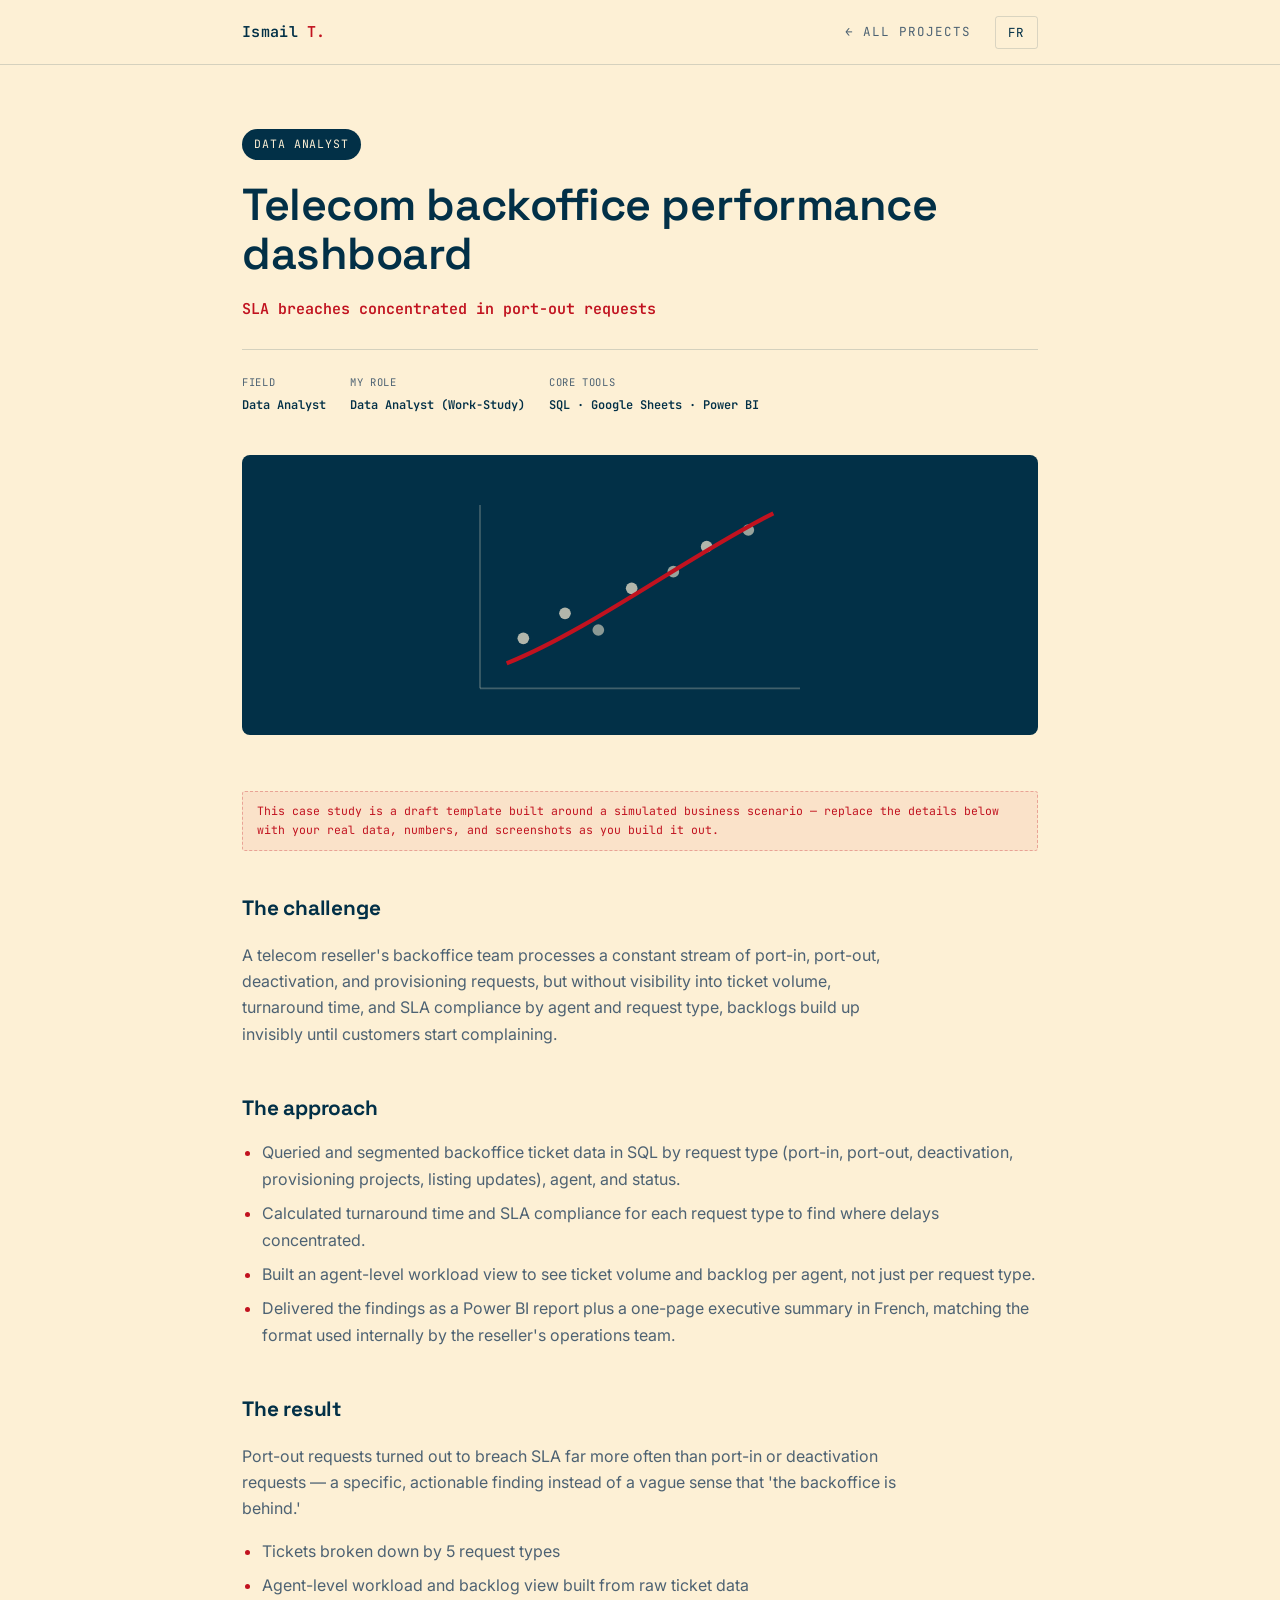
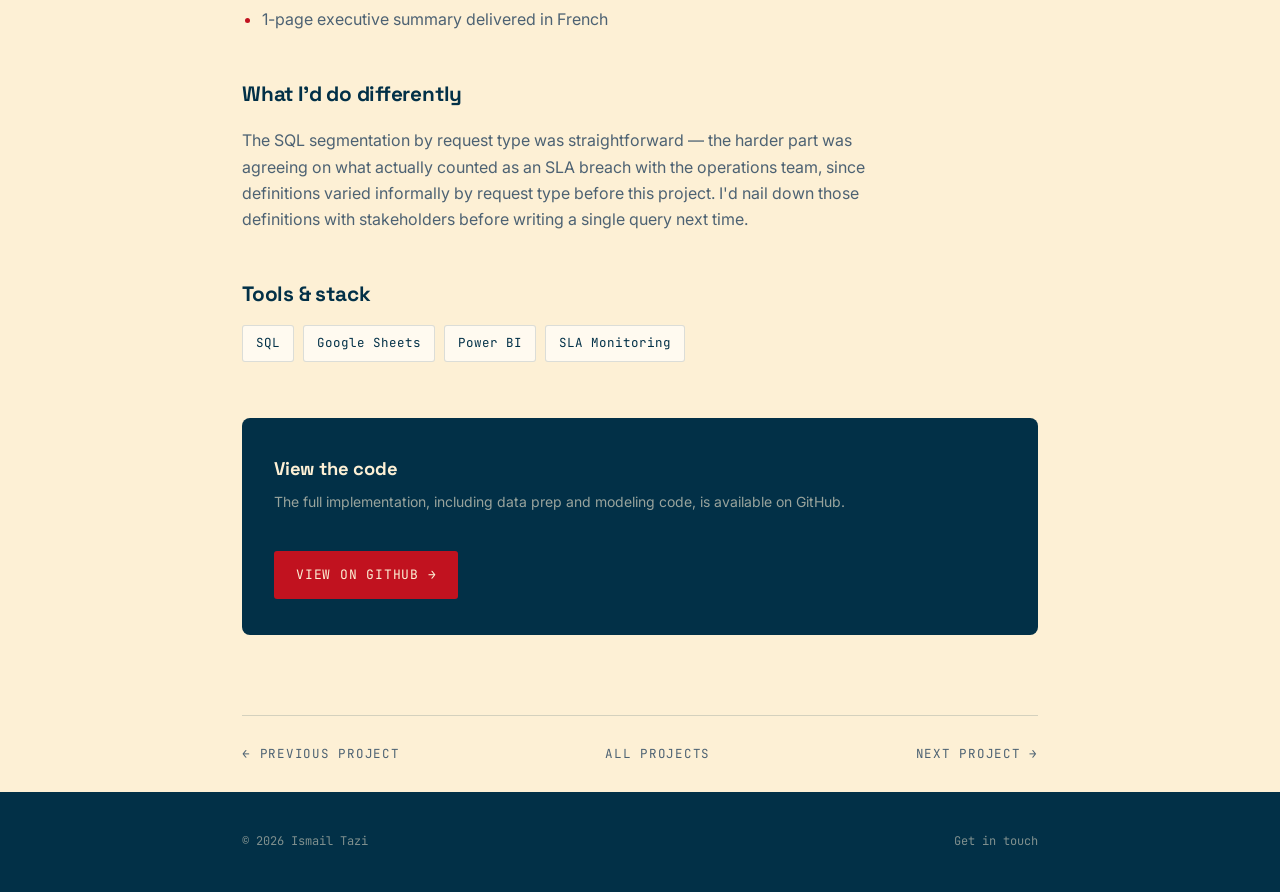
<file: projects/telecom-backoffice-dashboard.html>
<!DOCTYPE html>
<html lang="en">
<head>
<meta charset="UTF-8">
<meta name="viewport" content="width=device-width, initial-scale=1.0">
<title>Telecom backoffice performance dashboard — Ismail Tazi</title>
<link rel="preconnect" href="https://fonts.googleapis.com">
<link rel="preconnect" href="https://fonts.gstatic.com" crossorigin>
<link href="https://fonts.googleapis.com/css2?family=Space+Grotesk:wght@400;500;600;700&family=Inter:wght@400;500;600&family=JetBrains+Mono:wght@400;500;600&display=swap" rel="stylesheet">
<link rel="stylesheet" href="../assets/case-study.css">
</head>
<body>

<header>
  <div class="nav">
    <a class="logo" href="../index.html">Ismail <span>T.</span></a>
    <div class="back-link">
      <a href="../index.html#work" data-i18n="nav.back">&larr; all projects</a>
      <button class="lang-toggle mono" id="langToggle" aria-label="Switch language">FR</button>
    </div>
  </div>
</header>

<main>
  <div class="wrap">

    <div class="case-header">
      <span class="case-eyebrow" data-i18n="cat">Data Analyst</span>
      <h1 data-i18n="title">Telecom backoffice performance dashboard</h1>
      <div class="case-metric" data-i18n="metric">SLA breaches concentrated in port-out requests</div>

      <div class="case-meta">
        <div class="case-meta-item">
          <span class="meta-label" data-i18n="meta.field.label">Field</span>
          <span class="meta-val" data-i18n="cat">Data Analyst</span>
        </div>
        <div class="case-meta-item">
          <span class="meta-label" data-i18n="meta.role.label">My role</span>
          <span class="meta-val" data-i18n="meta.role.val">Data Analyst (Work-Study)</span>
        </div>
        <div class="case-meta-item">
          <span class="meta-label" data-i18n="meta.tools.label">Core tools</span>
          <span class="meta-val">SQL · Google Sheets · Power BI</span>
        </div>
      </div>
    </div>

    <div class="case-visual" aria-hidden="true">
      <svg viewBox="0 0 240 168" xmlns="http://www.w3.org/2000/svg">
            <line x1="24" y1="30" x2="24" y2="140" stroke="#FDF0D5" stroke-width="1" opacity="0.25"/>
            <line x1="24" y1="140" x2="216" y2="140" stroke="#FDF0D5" stroke-width="1" opacity="0.25"/>
            <circle cx="50" cy="110" r="3.5" fill="#FDF0D5" opacity="0.7"/>
            <circle cx="75" cy="95" r="3.5" fill="#FDF0D5" opacity="0.7"/>
            <circle cx="95" cy="105" r="3.5" fill="#FDF0D5" opacity="0.55"/>
            <circle cx="115" cy="80" r="3.5" fill="#FDF0D5" opacity="0.7"/>
            <circle cx="140" cy="70" r="3.5" fill="#FDF0D5" opacity="0.6"/>
            <circle cx="160" cy="55" r="3.5" fill="#FDF0D5" opacity="0.7"/>
            <circle cx="185" cy="45" r="3.5" fill="#FDF0D5" opacity="0.6"/>
            <path d="M40 125 C 90 105, 150 60, 200 35" stroke="#C1121F" stroke-width="2.5" fill="none"/>
      </svg>
    </div>

    <span class="placeholder-note" data-i18n="note">This case study is a draft template built around a simulated business scenario — replace the details below with your real data, numbers, and screenshots as you build it out.</span>

    <div class="case-body" style="margin-top:40px;">

      <div class="case-section">
        <h2 data-i18n="challenge.h">The challenge</h2>
        <p data-i18n="challenge.p">A telecom reseller's backoffice team processes a constant stream of port-in, port-out, deactivation, and provisioning requests, but without visibility into ticket volume, turnaround time, and SLA compliance by agent and request type, backlogs build up invisibly until customers start complaining.</p>
      </div>

      <div class="case-section">
        <h2 data-i18n="approach.h">The approach</h2>
        <ul>
          <li data-i18n="approach.1">Queried and segmented backoffice ticket data in SQL by request type (port-in, port-out, deactivation, provisioning projects, listing updates), agent, and status.</li>
          <li data-i18n="approach.2">Calculated turnaround time and SLA compliance for each request type to find where delays concentrated.</li>
          <li data-i18n="approach.3">Built an agent-level workload view to see ticket volume and backlog per agent, not just per request type.</li>
          <li data-i18n="approach.4">Delivered the findings as a Power BI report plus a one-page executive summary in French, matching the format used internally by the reseller's operations team.</li>
        </ul>
      </div>

      <div class="case-section">
        <h2 data-i18n="result.h">The result</h2>
        <p data-i18n="result.p">Port-out requests turned out to breach SLA far more often than port-in or deactivation requests — a specific, actionable finding instead of a vague sense that 'the backoffice is behind.'</p>
        <ul style="margin-top:14px;">
          <li data-i18n="result.item.1">Tickets broken down by 5 request types</li>
          <li data-i18n="result.item.2">Agent-level workload and backlog view built from raw ticket data</li>
          <li data-i18n="result.item.3">1-page executive summary delivered in French</li>
        </ul>
      </div>

      <div class="case-section">
        <h2 data-i18n="reflect.h">What I'd do differently</h2>
        <p data-i18n="reflect.p">The SQL segmentation by request type was straightforward — the harder part was agreeing on what actually counted as an SLA breach with the operations team, since definitions varied informally by request type before this project. I'd nail down those definitions with stakeholders before writing a single query next time.</p>
      </div>

      <div class="case-section">
        <h2 data-i18n="stack.h">Tools &amp; stack</h2>
        <div class="stack-tags"><span>SQL</span><span>Google Sheets</span><span>Power BI</span><span>SLA Monitoring</span></div>
      </div>

      <!-- GitHub link: add the real repo URL below once this project has a public repo -->
      <div class="github-cta">
        <div>
          <h3 data-i18n="github.h">View the code</h3>
          <p data-i18n="github.p">The full implementation, including data prep and modeling code, is available on GitHub.</p>
        </div>
        <a class="github-btn" href="#" target="_blank" rel="noopener" data-i18n="github.btn">View on GitHub &rarr;</a>
      </div>

    </div>

    <div class="case-next">
      <a href="supply-chain-dashboard.html" data-i18n="nav.prev">&larr; previous project</a>
      <a href="../index.html#work" data-i18n="nav.allwork">all projects</a>
      <a href="dbt-bigquery-pipeline.html" data-i18n="nav.next">next project &rarr;</a>
    </div>

  </div>
</main>

<footer>
  <div class="wrap">
    <span>&copy; 2026 Ismail Tazi</span>
    <a href="../index.html#contact" data-i18n="footer.contact">Get in touch</a>
  </div>
</footer>

<script>
  window.CASE_TITLES = { en: "Telecom backoffice performance dashboard — Ismail Tazi", fr: "Tableau de bord de performance backoffice télécom — Ismail Tazi" };
  window.CASE_TRANSLATIONS = {
    en: {
      "nav.back": "&larr; all projects",
      "meta.field.label": "Field",
      "meta.role.label": "My role",
      "meta.role.val": "Data Analyst (Work-Study)",
      "meta.tools.label": "Core tools",
      "note": "This case study is a draft template built around a simulated business scenario — replace the details below with your real data, numbers, and screenshots as you build it out.",
      "challenge.h": "The challenge",
      "approach.h": "The approach",
      "result.h": "The result",
      "reflect.h": "What I'd do differently",
      "stack.h": "Tools &amp; stack",
      "github.h": "View the code",
      "github.p": "The full implementation, including data prep and modeling code, is available on GitHub.",
      "github.btn": "View on GitHub &rarr;",
      "nav.prev": "&larr; previous project",
      "nav.allwork": "all projects",
      "nav.next": "next project &rarr;",
      "footer.contact": "Get in touch",
      "cat": "Data Analyst",
      "title": "Telecom backoffice performance dashboard",
      "metric": "SLA breaches concentrated in port-out requests",
      "challenge.p": "A telecom reseller's backoffice team processes a constant stream of port-in, port-out, deactivation, and provisioning requests, but without visibility into ticket volume, turnaround time, and SLA compliance by agent and request type, backlogs build up invisibly until customers start complaining.",
      "result.p": "Port-out requests turned out to breach SLA far more often than port-in or deactivation requests — a specific, actionable finding instead of a vague sense that 'the backoffice is behind.'",
      "reflect.p": "The SQL segmentation by request type was straightforward — the harder part was agreeing on what actually counted as an SLA breach with the operations team, since definitions varied informally by request type before this project. I'd nail down those definitions with stakeholders before writing a single query next time.",
      "approach.1": "Queried and segmented backoffice ticket data in SQL by request type (port-in, port-out, deactivation, provisioning projects, listing updates), agent, and status.",
      "approach.2": "Calculated turnaround time and SLA compliance for each request type to find where delays concentrated.",
      "approach.3": "Built an agent-level workload view to see ticket volume and backlog per agent, not just per request type.",
      "approach.4": "Delivered the findings as a Power BI report plus a one-page executive summary in French, matching the format used internally by the reseller's operations team.",
      "result.item.1": "Tickets broken down by 5 request types",
      "result.item.2": "Agent-level workload and backlog view built from raw ticket data",
      "result.item.3": "1-page executive summary delivered in French",
    },
    fr: {
      "nav.back": "&larr; tous les projets",
      "meta.field.label": "Domaine",
      "meta.role.label": "Mon rôle",
      "meta.role.val": "Data Analyst (Alternance)",
      "meta.tools.label": "Outils principaux",
      "note": "Cette étude de cas est un modèle provisoire construit autour d'un scénario métier simulé — remplacez les détails ci-dessous par vos vraies données, chiffres et captures d'écran au fur et à mesure.",
      "challenge.h": "Le défi",
      "approach.h": "L'approche",
      "result.h": "Le résultat",
      "reflect.h": "Ce que je ferais différemment",
      "stack.h": "Outils &amp; stack",
      "github.h": "Voir le code",
      "github.p": "L'implémentation complète, incluant la préparation des données et le code de modélisation, est disponible sur GitHub.",
      "github.btn": "Voir sur GitHub &rarr;",
      "nav.prev": "&larr; projet précédent",
      "nav.allwork": "tous les projets",
      "nav.next": "projet suivant &rarr;",
      "footer.contact": "Me contacter",
      "cat": "Analyste de données",
      "title": "Tableau de bord de performance backoffice télécom",
      "metric": "Manquements SLA concentrés sur les demandes de port-out",
      "challenge.p": "L'équipe backoffice d'un revendeur télécom traite un flux constant de demandes de port-in, port-out, désactivation et provisionnement, mais sans visibilité sur le volume de tickets, les délais de traitement et le respect des SLA par agent et par type de demande, les retards s'accumulent invisiblement jusqu'à ce que les clients commencent à se plaindre.",
      "result.p": "Les demandes de port-out se sont révélées enfreindre le SLA bien plus souvent que les demandes de port-in ou de désactivation — un constat précis et exploitable plutôt qu'une simple impression que « le backoffice a du retard ».",
      "reflect.p": "La segmentation SQL par type de demande était simple — le plus difficile a été de s'accorder avec l'équipe opérations sur ce qui constituait réellement un manquement au SLA, les définitions variant de façon informelle selon le type de demande avant ce projet. La prochaine fois, je clarifierais ces définitions avec les parties prenantes avant d'écrire la moindre requête.",
      "approach.1": "Interrogé et segmenté les données de tickets backoffice sous SQL par type de demande (port-in, port-out, désactivation, projets de provisionnement, mises à jour de listings), agent et statut.",
      "approach.2": "Calculé le délai de traitement et le respect des SLA pour chaque type de demande afin d'identifier où se concentraient les retards.",
      "approach.3": "Construit une vue de charge de travail par agent pour visualiser le volume de tickets et les retards par agent, pas seulement par type de demande.",
      "approach.4": "Livré les résultats sous forme de rapport Power BI accompagné d'une synthèse exécutive d'une page en français, dans le format utilisé en interne par l'équipe opérations du revendeur.",
      "result.item.1": "Tickets décomposés selon 5 types de demandes",
      "result.item.2": "Vue de charge de travail et de retard par agent construite à partir des données brutes de tickets",
      "result.item.3": "Synthèse exécutive d'une page livrée en français",
    }
  };
</script>
<script src="../assets/case-study.js"></script>

</body>
</html>
</file>
<file: assets/case-study.css>
:root{
  --navy:#023047;
  --navy-soft:#4d6273;
  --navy-05: rgba(2,48,71,0.08);
  --navy-10: rgba(2,48,71,0.14);
  --red:#C1121F;
  --red-dim:#a10f1a;
  --cream:#FDF0D5;
  --cream-dim:#f2e1bd;
  --cream-line: rgba(2,48,71,0.16);
  --paper:#fffaf0;
  --radius: 3px;
  --max-w: 860px;
  --ease: cubic-bezier(.2,.7,.2,1);
}

*{ box-sizing:border-box; }
html{ scroll-behavior:smooth; }
@media (prefers-reduced-motion: reduce){
  html{ scroll-behavior:auto; }
  *{ animation-duration:.001ms !important; animation-iteration-count:1 !important; transition-duration:.001ms !important; }
}

body{
  margin:0;
  background:var(--cream);
  color:var(--navy);
  font-family:'Inter', sans-serif;
  font-size:16px;
  line-height:1.65;
  -webkit-font-smoothing:antialiased;
}

h1,h2,h3{
  font-family:'Space Grotesk', sans-serif;
  margin:0;
  letter-spacing:-0.01em;
}

.mono{ font-family:'JetBrains Mono', monospace; }
a{ color:inherit; text-decoration:none; }
::selection{ background:var(--navy); color:var(--cream); }
:focus-visible{ outline:2px solid var(--red); outline-offset:3px; }

.wrap{
  max-width:var(--max-w);
  margin:0 auto;
  padding:0 32px;
}

/* ---------- NAV ---------- */
header{
  position:sticky;
  top:0;
  z-index:50;
  background:rgba(253,240,213,0.92);
  backdrop-filter: blur(6px);
  border-bottom:1px solid var(--cream-line);
}
.nav{
  display:flex;
  align-items:center;
  justify-content:flex-start;
  height:64px;
  max-width:var(--max-w);
  margin:0 auto;
  padding:0 32px;
}
.logo{
  font-family:'JetBrains Mono', monospace;
  font-weight:600;
  font-size:15px;
  letter-spacing:0.02em;
}
.logo span{ color:var(--red); }
.back-link{
  margin-left:auto;
  display:flex;
  align-items:center;
  gap:24px;
}
.back-link a{
  font-family:'JetBrains Mono', monospace;
  font-size:12.5px;
  text-transform:uppercase;
  letter-spacing:0.08em;
  color:var(--navy-soft);
  transition:color .15s var(--ease);
}
.back-link a:hover{ color:var(--navy); }

.lang-toggle{
  font-family:'JetBrains Mono', monospace;
  font-size:12.5px;
  letter-spacing:0.06em;
  background:transparent;
  color:var(--navy);
  border:1px solid var(--navy-10);
  border-radius:var(--radius);
  padding:7px 12px;
  cursor:pointer;
  transition:border-color .15s var(--ease), color .15s var(--ease);
}
.lang-toggle:hover{ border-color:var(--red); color:var(--red); }

/* ---------- ARTICLE HEADER ---------- */
.case-header{ padding:64px 0 40px; }
.case-eyebrow{
  font-family:'JetBrains Mono', monospace;
  font-size:11.5px;
  text-transform:uppercase;
  letter-spacing:0.08em;
  color:var(--cream);
  background:var(--navy);
  padding:6px 12px;
  border-radius:20px;
  display:inline-block;
  margin-bottom:20px;
}
.case-header h1{
  font-size:clamp(2rem, 4.5vw, 2.8rem);
  line-height:1.1;
  font-weight:600;
}
.case-metric{
  font-family:'JetBrains Mono', monospace;
  font-size:15px;
  font-weight:600;
  color:var(--red);
  margin-top:18px;
}
.case-meta{
  display:flex;
  flex-wrap:wrap;
  gap:24px;
  margin-top:28px;
  padding-top:24px;
  border-top:1px solid var(--cream-line);
}
.case-meta-item{ font-family:'JetBrains Mono', monospace; font-size:12px; }
.case-meta-item .meta-label{
  display:block;
  color:var(--navy-soft);
  text-transform:uppercase;
  letter-spacing:0.06em;
  font-size:10.5px;
  margin-bottom:4px;
}
.case-meta-item .meta-val{ color:var(--navy); font-weight:600; }

/* ---------- VISUAL BANNER ---------- */
.case-visual{
  height:280px;
  background:var(--navy);
  border-radius:8px;
  display:flex;
  align-items:center;
  justify-content:center;
  overflow:hidden;
  margin:0 0 56px;
}
.case-visual svg{ width:100%; height:100%; }

/* ---------- BODY ---------- */
.case-body{ padding-bottom:80px; }
.case-section{ margin-bottom:44px; }
.case-section h2{
  font-size:1.3rem;
  margin-bottom:14px;
}
.case-section p{
  color:var(--navy-soft);
  max-width:66ch;
}
.case-section p + p{ margin-top:14px; }
.case-section ul{
  margin:0;
  padding-left:20px;
  color:var(--navy-soft);
}
.case-section ul li{ margin-bottom:8px; }
.case-section ul li::marker{ color:var(--red); }

.placeholder-note{
  font-family:'JetBrains Mono', monospace;
  font-size:11.5px;
  color:var(--red);
  background:rgba(193,18,31,0.06);
  border:1px dashed rgba(193,18,31,0.3);
  border-radius:var(--radius);
  padding:10px 14px;
  margin-top:10px;
  display:block;
}

.stack-tags{ display:flex; flex-wrap:wrap; gap:9px; }
.stack-tags span{
  font-family:'JetBrains Mono', monospace;
  font-size:12.5px;
  padding:7px 13px;
  border:1px solid var(--navy-10);
  border-radius:var(--radius);
  color:var(--navy);
  background:var(--paper);
}

/* ---------- GITHUB CTA ---------- */
.github-cta{
  background:var(--navy);
  color:var(--cream);
  border-radius:8px;
  padding:36px 32px;
  display:flex;
  align-items:center;
  justify-content:space-between;
  gap:24px;
  flex-wrap:wrap;
  margin-top:56px;
}
.github-cta h3{ color:var(--cream); font-size:1.15rem; }
.github-cta p{ color:rgba(253,240,213,0.6); font-size:14px; margin-top:6px; }
.github-btn{
  font-family:'JetBrains Mono', monospace;
  font-size:13px;
  text-transform:uppercase;
  letter-spacing:0.06em;
  padding:13px 22px;
  border-radius:var(--radius);
  background:var(--red);
  color:var(--cream);
  display:inline-flex;
  align-items:center;
  gap:8px;
  transition:background .15s var(--ease), transform .15s var(--ease);
  white-space:nowrap;
}
.github-btn:hover{ background:var(--red-dim); transform:translateY(-1px); }

/* ---------- NEXT PROJECT NAV ---------- */
.case-next{
  border-top:1px solid var(--cream-line);
  padding:28px 0;
  display:flex;
  justify-content:space-between;
  align-items:center;
  gap:20px;
}
.case-next a{
  font-family:'JetBrains Mono', monospace;
  font-size:12.5px;
  text-transform:uppercase;
  letter-spacing:0.06em;
  color:var(--navy-soft);
  transition:color .15s var(--ease);
}
.case-next a:hover{ color:var(--red); }

/* ---------- FOOTER ---------- */
footer{
  background:var(--navy);
  color:rgba(253,240,213,0.7);
  padding:40px 0;
}
footer .wrap{
  display:flex;
  justify-content:space-between;
  align-items:center;
  flex-wrap:wrap;
  gap:12px;
  font-family:'JetBrains Mono', monospace;
  font-size:12px;
  color:rgba(253,240,213,0.5);
}
footer a:hover{ color:var(--red); }

@media (max-width:640px){
  .case-header{ padding:44px 0 28px; }
  .case-visual{ height:180px; margin-bottom:36px; }
  .github-cta{ padding:26px 22px; }
}
</file>
